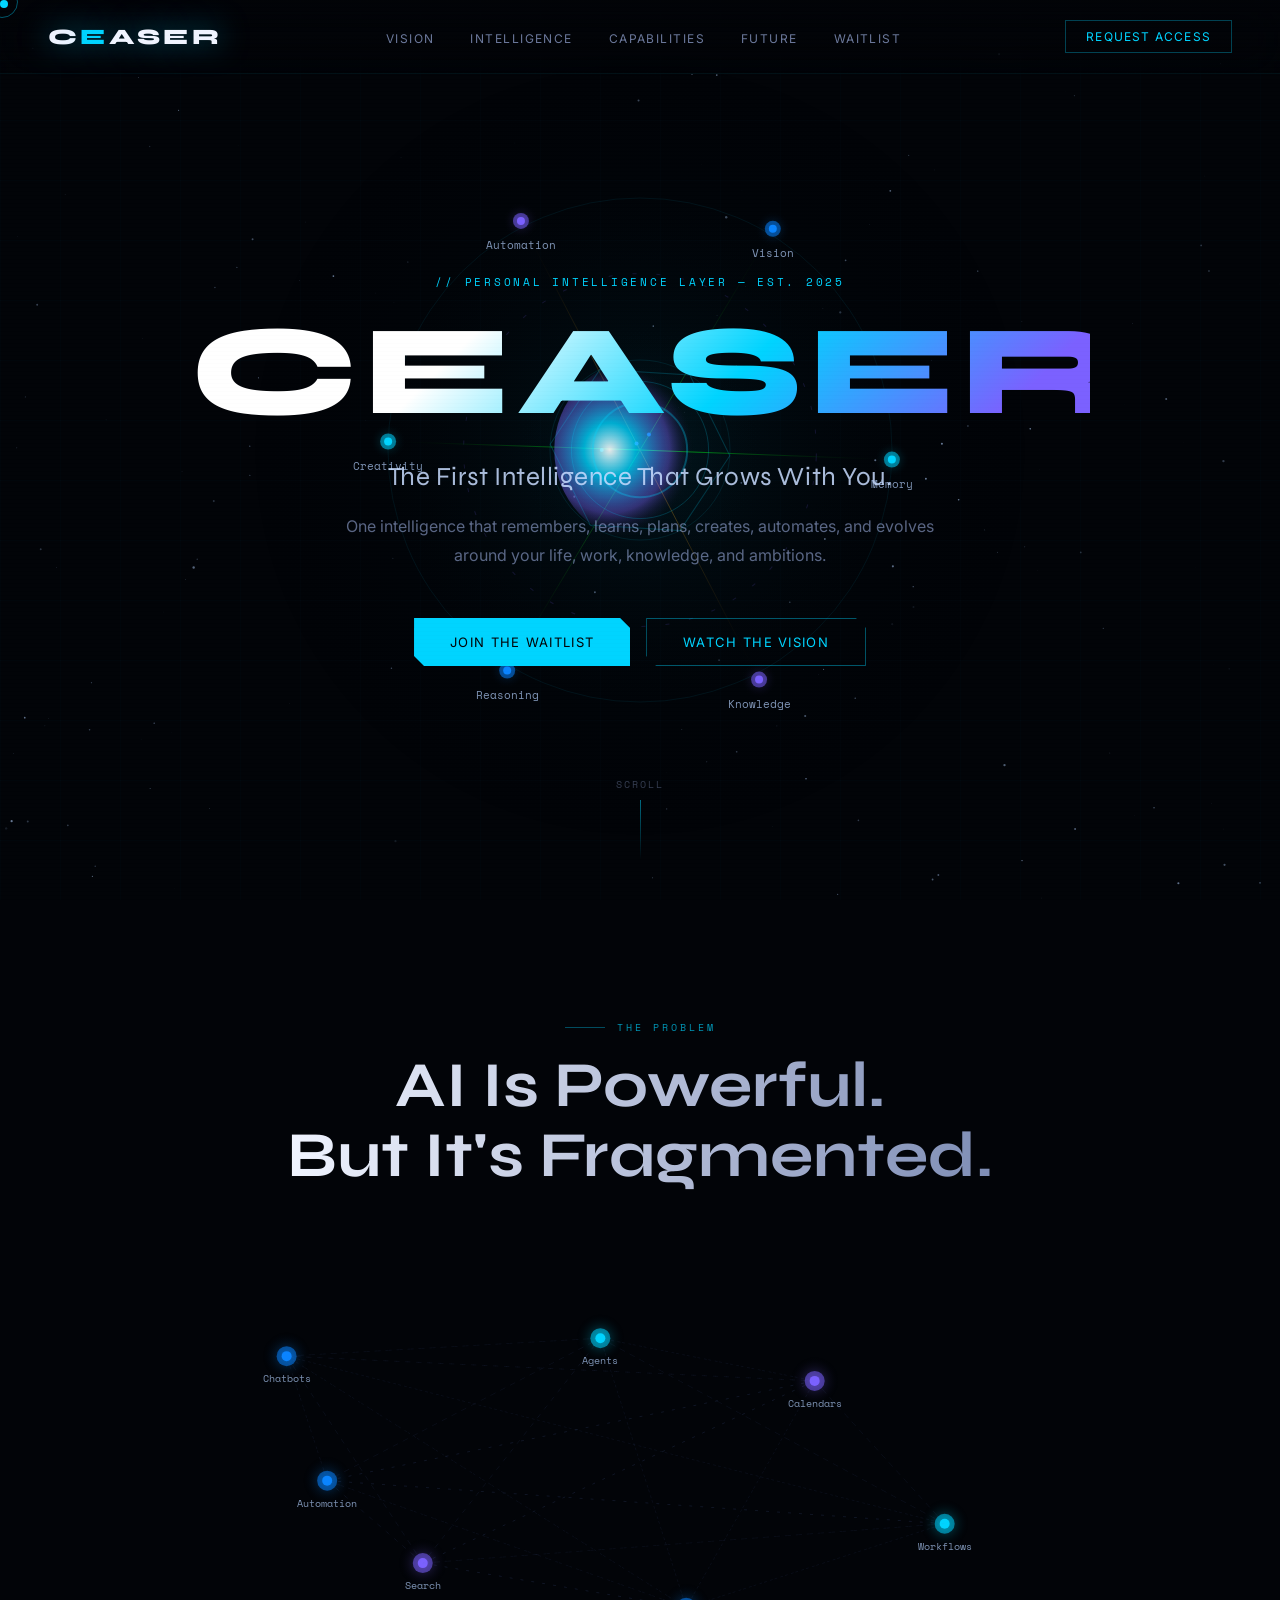
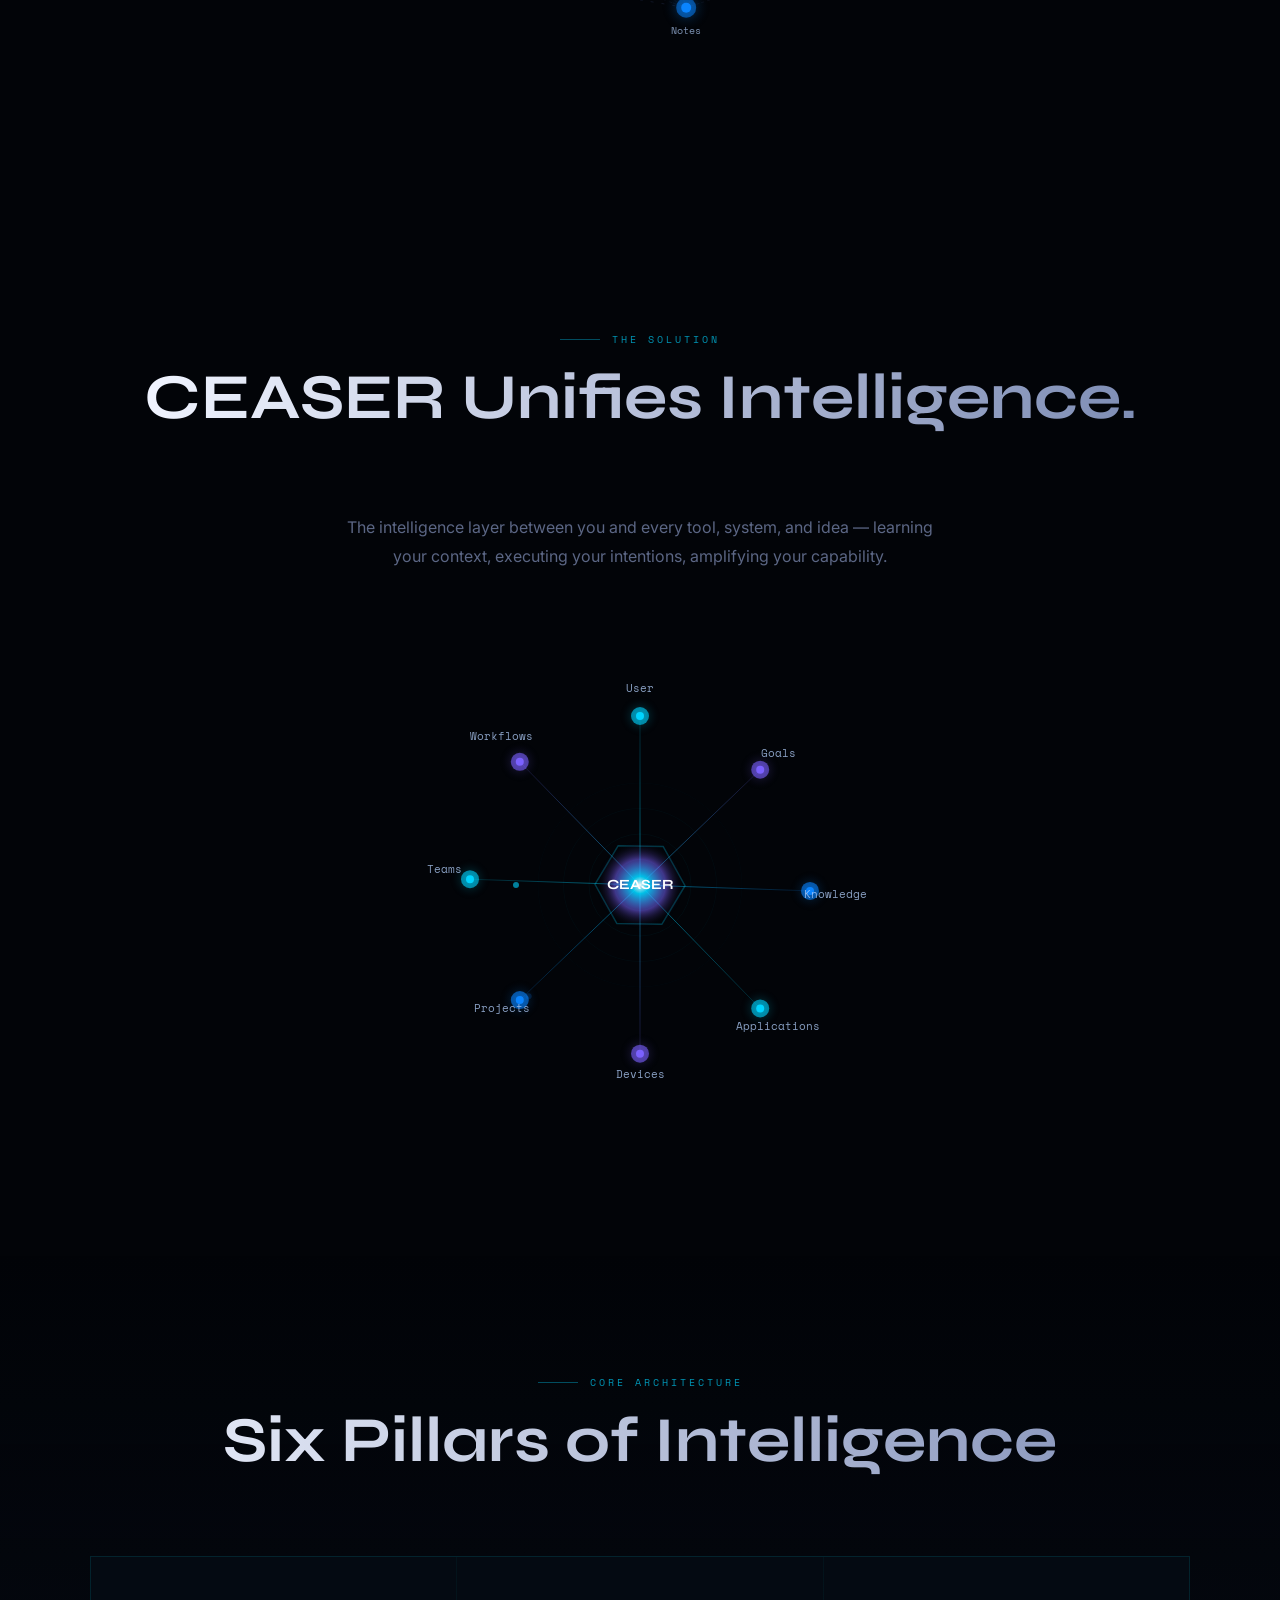
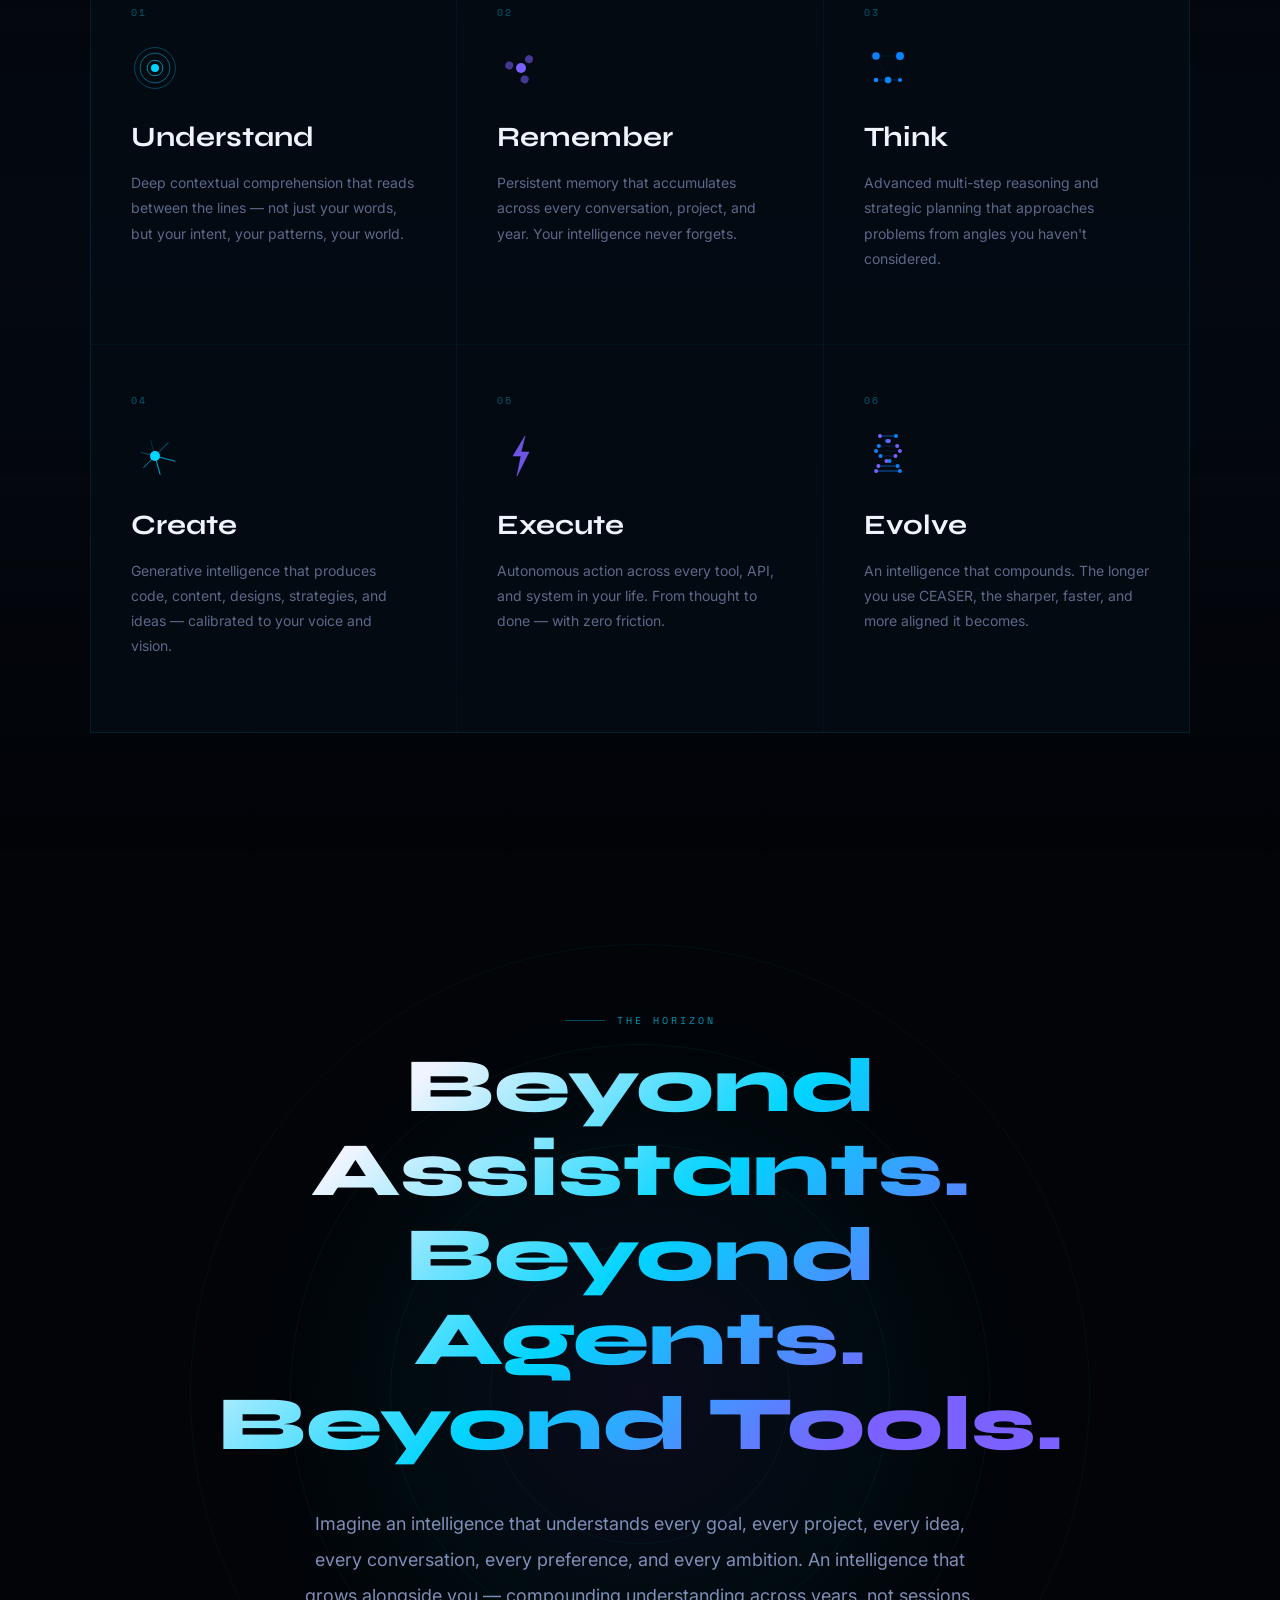
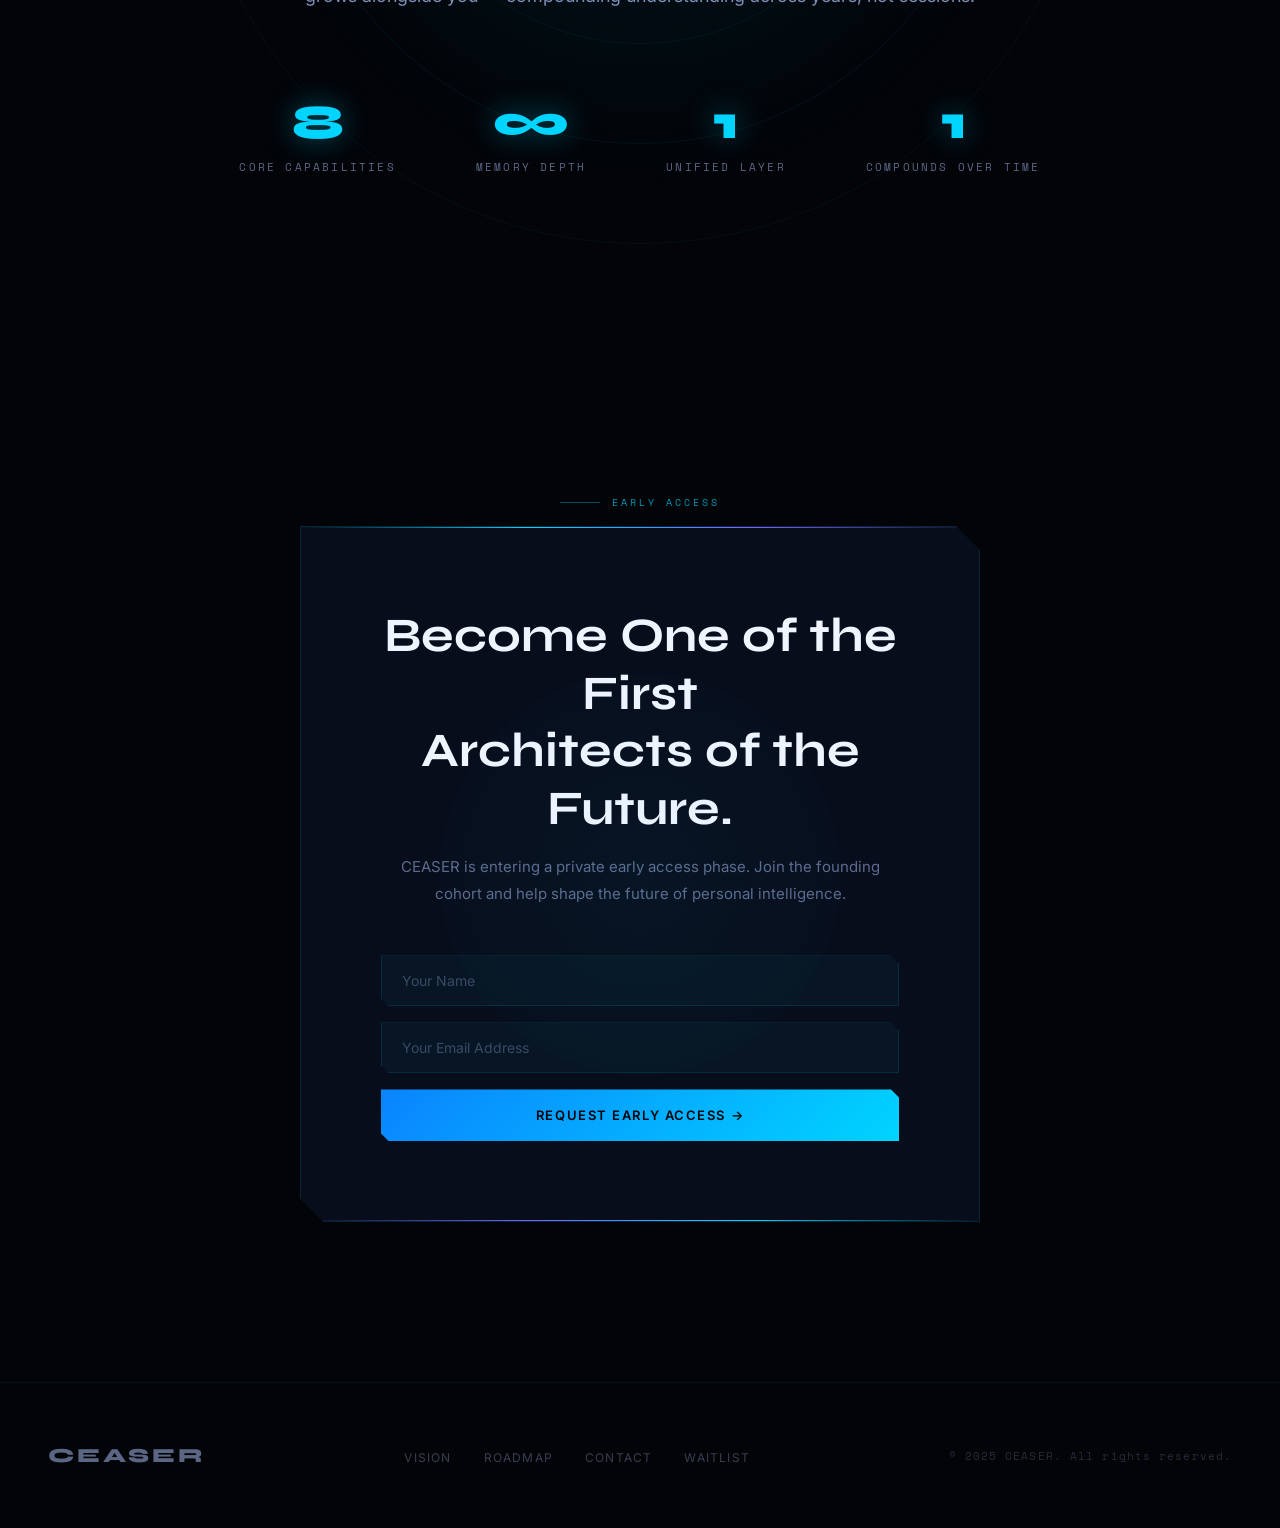
<file: ceaserwebsite.html>
<!DOCTYPE html>
<html lang="en">
<head>
<meta charset="UTF-8">
<meta name="viewport" content="width=device-width, initial-scale=1.0">
<title> CEASER — The Personal Intelligence Layer </title>
<link rel="preconnect" href="https://fonts.googleapis.com">
<link rel="preconnect" href="https://fonts.gstatic.com" crossorigin>
<link href="https://fonts.googleapis.com/css2?family=Syne:wght@400;500;600;700;800&family=Space+Mono:ital,wght@0,400;0,700;1,400&family=Inter:wght@300;400;500&display=swap" rel="stylesheet">
<style>
*,*::before,*::after{box-sizing:border-box;margin:0;padding:0}
:root{
  --black:#020408;
  --deep:#050a12;
  --navy:#080f1e;
  --blue:#0a84ff;
  --cyan:#00d4ff;
  --violet:#7b61ff;
  --white:#f0f4ff;
  --muted:rgba(180,200,255,0.5);
  --glow-blue:rgba(10,132,255,0.3);
  --glow-cyan:rgba(0,212,255,0.25);
  --glow-violet:rgba(123,97,255,0.3);
  --font-head:'Syne',sans-serif;
  --font-mono:'Space Mono',monospace;
  --font-body:'Inter',sans-serif;
}
html{scroll-behavior:smooth;overflow-x:hidden}
body{
  background:var(--black);
  color:var(--white);
  font-family:var(--font-body);
  overflow-x:hidden;
  cursor:none;
}

/* CUSTOM CURSOR */
#cursor{
  position:fixed;width:8px;height:8px;border-radius:50%;
  background:var(--cyan);pointer-events:none;z-index:9999;
  mix-blend-mode:screen;transition:transform 0.1s;
}
#cursor-ring{
  position:fixed;width:32px;height:32px;border-radius:50%;
  border:1px solid rgba(0,212,255,0.4);pointer-events:none;z-index:9998;
  transition:all 0.15s ease;
}

/* STAR FIELD */
#starfield{position:fixed;top:0;left:0;width:100%;height:100%;pointer-events:none;z-index:0;opacity:0.6}

/* NAV */
nav{
  position:fixed;top:0;left:0;right:0;z-index:100;
  padding:20px 48px;display:flex;align-items:center;justify-content:space-between;
  border-bottom:1px solid rgba(0,212,255,0.06);
  background:linear-gradient(to bottom,rgba(2,4,8,0.9),transparent);
  backdrop-filter:blur(20px);
}
.nav-logo{
  font-family:var(--font-head);font-size:22px;font-weight:800;
  letter-spacing:0.15em;color:var(--white);
  text-shadow:0 0 30px rgba(0,212,255,0.5);
}
.nav-logo span{color:var(--cyan)}
.nav-links{display:flex;gap:36px;list-style:none}
.nav-links a{
  font-size:12px;letter-spacing:0.12em;text-transform:uppercase;
  color:rgba(180,200,255,0.6);text-decoration:none;
  transition:color 0.2s;font-family:var(--font-body);font-weight:400;
}
.nav-links a:hover{color:var(--cyan)}
.nav-links a.active{color:var(--cyan);text-shadow:0 0 12px rgba(0,212,255,0.5)}
.nav-cta{
  font-size:12px;letter-spacing:0.1em;text-transform:uppercase;
  color:var(--cyan);text-decoration:none;font-family:var(--font-body);
  border:1px solid rgba(0,212,255,0.3);padding:8px 20px;
  transition:all 0.2s;cursor:pointer;
}
.nav-cta:hover{background:rgba(0,212,255,0.1);border-color:var(--cyan)}

/* SECTIONS */
section{position:relative;z-index:1}

/* ===== HERO ===== */
#hero{
  min-height:100vh;display:flex;flex-direction:column;
  align-items:center;justify-content:center;
  padding:120px 48px 80px;overflow:hidden;
}
#hero-canvas{
  position:absolute;top:0;left:0;width:100%;height:100%;pointer-events:none;z-index:0;
}
.hero-content{position:relative;z-index:2;text-align:center;max-width:900px}
.hero-eyebrow{
  font-family:var(--font-mono);font-size:11px;letter-spacing:0.25em;
  color:var(--cyan);text-transform:uppercase;margin-bottom:24px;opacity:0;
  animation:fadeSlideUp 1s ease 0.5s forwards;
}
.hero-title{
  font-family:var(--font-head);font-size:clamp(72px,10vw,140px);
  font-weight:800;letter-spacing:0.05em;line-height:0.9;
  background:linear-gradient(135deg,#fff 30%,var(--cyan) 60%,var(--violet) 90%);
  -webkit-background-clip:text;-webkit-text-fill-color:transparent;background-clip:text;
  margin-bottom:32px;opacity:0;animation:fadeSlideUp 1s ease 0.7s forwards;
}
.hero-sub{
  font-family:var(--font-head);font-size:clamp(18px,2.5vw,26px);font-weight:400;
  color:rgba(200,220,255,0.85);letter-spacing:0.02em;margin-bottom:20px;
  opacity:0;animation:fadeSlideUp 1s ease 0.9s forwards;
}
.hero-body{
  font-size:16px;line-height:1.8;color:var(--muted);max-width:600px;
  margin:0 auto 48px;opacity:0;animation:fadeSlideUp 1s ease 1.1s forwards;
}
.hero-btns{
  display:flex;gap:16px;justify-content:center;flex-wrap:wrap;
  opacity:0;animation:fadeSlideUp 1s ease 1.3s forwards;
}
.btn-primary{
  font-family:var(--font-body);font-size:13px;letter-spacing:0.1em;
  text-transform:uppercase;color:var(--black);background:var(--cyan);
  border:none;padding:16px 36px;cursor:pointer;
  transition:all 0.3s;position:relative;overflow:hidden;
  clip-path:polygon(0 0,calc(100% - 10px) 0,100% 10px,100% 100%,10px 100%,0 calc(100% - 10px));
}
.btn-primary:hover{background:#fff;box-shadow:0 0 40px rgba(0,212,255,0.5)}
.btn-secondary{
  font-family:var(--font-body);font-size:13px;letter-spacing:0.1em;
  text-transform:uppercase;color:var(--cyan);background:transparent;
  border:1px solid rgba(0,212,255,0.4);padding:15px 36px;cursor:pointer;
  transition:all 0.3s;
  clip-path:polygon(0 0,calc(100% - 10px) 0,100% 10px,100% 100%,10px 100%,0 calc(100% - 10px));
}
.btn-secondary:hover{background:rgba(0,212,255,0.08);border-color:var(--cyan)}

/* scroll indicator */
.scroll-hint{
  position:absolute;bottom:40px;left:50%;transform:translateX(-50%);
  display:flex;flex-direction:column;align-items:center;gap:8px;
  color:rgba(180,200,255,0.3);font-family:var(--font-mono);font-size:10px;
  letter-spacing:0.2em;opacity:0;animation:fadeIn 1s ease 2s forwards;
}
.scroll-line{width:1px;height:60px;background:linear-gradient(to bottom,rgba(0,212,255,0.5),transparent);animation:scrollPulse 2s ease infinite}

/* ===== SECTION 2 — PROBLEM ===== */
#problem{
  padding:120px 48px;min-height:100vh;display:flex;
  flex-direction:column;align-items:center;justify-content:center;
}
.section-label{
  font-family:var(--font-mono);font-size:10px;letter-spacing:0.3em;
  color:var(--cyan);text-transform:uppercase;margin-bottom:16px;opacity:0.7;
  display:flex;align-items:center;gap:12px;
}
.section-label::before{content:'';width:40px;height:1px;background:var(--cyan);opacity:0.5}
.section-title{
  font-family:var(--font-head);font-size:clamp(36px,5vw,68px);font-weight:700;
  text-align:center;line-height:1.1;margin-bottom:80px;
  background:linear-gradient(to right,var(--white),rgba(180,200,255,0.7));
  -webkit-background-clip:text;-webkit-text-fill-color:transparent;background-clip:text;
}
#fragment-canvas{width:100%;max-width:900px;height:420px;position:relative}

/* ===== SECTION 3 — INTELLIGENCE LAYER ===== */
#layer{
  padding:120px 48px;min-height:100vh;display:flex;
  flex-direction:column;align-items:center;
}
#layer-canvas{width:100%;max-width:900px;height:500px}

/* ===== SECTION 4 — CAPABILITIES ===== */
#capabilities{
  padding:120px 48px;
  background:linear-gradient(to bottom,transparent,rgba(5,10,20,0.8),transparent);
}
.caps-grid{
  display:grid;grid-template-columns:repeat(3,1fr);gap:1px;
  max-width:1100px;margin:0 auto;
  background:rgba(0,212,255,0.06);
  border:1px solid rgba(0,212,255,0.08);
}
.cap-panel{
  background:rgba(5,10,18,0.95);padding:48px 40px;position:relative;
  overflow:hidden;cursor:pointer;transition:all 0.4s;
}
.cap-panel::before{
  content:'';position:absolute;top:0;left:0;right:0;height:1px;
  background:linear-gradient(to right,transparent,var(--cyan),transparent);
  opacity:0;transition:opacity 0.3s;
}
.cap-panel:hover::before{opacity:1}
.cap-panel:hover{background:rgba(0,212,255,0.05)}
.cap-num{
  font-family:var(--font-mono);font-size:10px;letter-spacing:0.2em;
  color:rgba(0,212,255,0.4);margin-bottom:24px;display:block;
}
.cap-icon{
  width:48px;height:48px;margin-bottom:24px;position:relative;
}
.cap-title{
  font-family:var(--font-head);font-size:28px;font-weight:700;
  margin-bottom:16px;color:var(--white);
}
.cap-body{font-size:14px;line-height:1.8;color:var(--muted)}
.cap-glow{
  position:absolute;bottom:-60px;right:-60px;
  width:200px;height:200px;border-radius:50%;
  opacity:0;transition:opacity 0.4s;pointer-events:none;
}
.cap-panel:hover .cap-glow{opacity:1}
.cap-panel:nth-child(1) .cap-glow{background:radial-gradient(circle,rgba(0,212,255,0.15),transparent)}
.cap-panel:nth-child(2) .cap-glow{background:radial-gradient(circle,rgba(123,97,255,0.15),transparent)}
.cap-panel:nth-child(3) .cap-glow{background:radial-gradient(circle,rgba(10,132,255,0.15),transparent)}
.cap-panel:nth-child(4) .cap-glow{background:radial-gradient(circle,rgba(0,212,255,0.15),transparent)}
.cap-panel:nth-child(5) .cap-glow{background:radial-gradient(circle,rgba(123,97,255,0.15),transparent)}
.cap-panel:nth-child(6) .cap-glow{background:radial-gradient(circle,rgba(10,132,255,0.15),transparent)}
.cap-line{
  width:0;height:1px;margin-top:24px;
  background:linear-gradient(to right,var(--cyan),var(--violet));
  transition:width 0.6s ease;
}
.cap-panel:hover .cap-line{width:60px}

/* ===== SECTION 5 — VISION ===== */
#vision{
  padding:160px 48px;text-align:center;position:relative;overflow:hidden;
}
#vision::before{
  content:'';position:absolute;top:50%;left:50%;transform:translate(-50%,-50%);
  width:800px;height:800px;border-radius:50%;
  background:radial-gradient(circle,rgba(123,97,255,0.08) 0%,rgba(0,212,255,0.04) 40%,transparent 70%);
  pointer-events:none;
}
.vision-title{
  font-family:var(--font-head);font-size:clamp(40px,6vw,80px);font-weight:800;
  line-height:1.1;margin-bottom:40px;max-width:900px;margin-inline:auto;
  background:linear-gradient(135deg,var(--white) 20%,var(--cyan) 50%,var(--violet) 80%);
  -webkit-background-clip:text;-webkit-text-fill-color:transparent;background-clip:text;
}
.vision-body{
  font-size:18px;line-height:2;color:rgba(180,200,255,0.7);
  max-width:700px;margin:0 auto 64px;
}
.vision-stat-row{
  display:flex;justify-content:center;gap:80px;flex-wrap:wrap;margin-top:80px;
}
.vision-stat{text-align:center}
.vision-stat-num{
  font-family:var(--font-head);font-size:48px;font-weight:800;
  color:var(--cyan);display:block;
  text-shadow:0 0 30px rgba(0,212,255,0.4);
}
.vision-stat-label{
  font-family:var(--font-mono);font-size:11px;letter-spacing:0.2em;
  color:var(--muted);text-transform:uppercase;margin-top:8px;display:block;
}
.vision-rings{
  position:absolute;top:50%;left:50%;transform:translate(-50%,-50%);
  pointer-events:none;z-index:0;
}
.v-ring{
  position:absolute;border-radius:50%;border:1px solid rgba(0,212,255,0.06);
  animation:ringSpin linear infinite;transform:translate(-50%,-50%);
}

/* ===== SECTION 6 — WAITLIST ===== */
#waitlist{
  padding:160px 48px;display:flex;flex-direction:column;
  align-items:center;text-align:center;
}
.waitlist-card{
  background:rgba(8,15,30,0.9);border:1px solid rgba(0,212,255,0.12);
  padding:80px 80px;max-width:680px;width:100%;position:relative;overflow:hidden;
  clip-path:polygon(0 0,calc(100% - 24px) 0,100% 24px,100% 100%,24px 100%,0 calc(100% - 24px));
}
.waitlist-card::before{
  content:'';position:absolute;top:0;left:0;right:0;height:1px;
  background:linear-gradient(to right,transparent,var(--cyan),var(--violet),transparent);
}
.waitlist-card::after{
  content:'';position:absolute;bottom:0;left:0;right:0;height:1px;
  background:linear-gradient(to right,transparent,var(--violet),var(--cyan),transparent);
}
.waitlist-title{
  font-family:var(--font-head);font-size:clamp(28px,4vw,48px);font-weight:700;
  margin-bottom:16px;color:var(--white);line-height:1.2;
}
.waitlist-sub{font-size:15px;color:var(--muted);margin-bottom:48px;line-height:1.8}
.waitlist-form{display:flex;flex-direction:column;gap:16px;width:100%}
.form-input{
  background:rgba(0,212,255,0.04);border:1px solid rgba(0,212,255,0.12);
  color:var(--white);padding:16px 20px;font-size:14px;font-family:var(--font-body);
  outline:none;transition:border-color 0.2s;width:100%;
  clip-path:polygon(0 0,calc(100% - 8px) 0,100% 8px,100% 100%,8px 100%,0 calc(100% - 8px));
}
.form-input::placeholder{color:rgba(180,200,255,0.3)}
.form-input:focus{border-color:rgba(0,212,255,0.4)}
.form-submit{
  background:linear-gradient(135deg,var(--blue),var(--cyan));
  border:none;color:var(--black);padding:18px;font-size:13px;
  font-family:var(--font-body);letter-spacing:0.12em;text-transform:uppercase;
  font-weight:600;cursor:pointer;transition:all 0.3s;position:relative;overflow:hidden;
  clip-path:polygon(0 0,calc(100% - 8px) 0,100% 8px,100% 100%,8px 100%,0 calc(100% - 8px));
}
.form-submit:hover{opacity:0.85;box-shadow:0 0 50px rgba(0,212,255,0.3)}
.success-state{display:none;flex-direction:column;align-items:center;gap:16px}
.success-icon{
  width:64px;height:64px;border-radius:50%;
  border:1px solid rgba(0,212,255,0.4);display:flex;align-items:center;justify-content:center;
  animation:successPulse 1s ease forwards;
}
.success-text{
  font-family:var(--font-head);font-size:22px;font-weight:600;color:var(--cyan);
}
.success-sub{font-size:14px;color:var(--muted)}
.waitlist-glow{
  position:absolute;top:50%;left:50%;transform:translate(-50%,-50%);
  width:400px;height:400px;border-radius:50%;
  background:radial-gradient(circle,rgba(0,212,255,0.04),transparent);
  pointer-events:none;
}

/* ===== FOOTER ===== */
footer{
  padding:60px 48px;border-top:1px solid rgba(0,212,255,0.06);
  display:flex;align-items:center;justify-content:space-between;flex-wrap:wrap;gap:24px;
}
.footer-logo{
  font-family:var(--font-head);font-size:20px;font-weight:800;letter-spacing:0.15em;
  color:rgba(180,200,255,0.5);
}
.footer-links{display:flex;gap:32px;list-style:none}
.footer-links a{
  font-size:12px;letter-spacing:0.1em;text-transform:uppercase;
  color:rgba(180,200,255,0.3);text-decoration:none;transition:color 0.2s;
  font-family:var(--font-body);
}
.footer-links a:hover{color:var(--cyan)}
.footer-copy{
  font-family:var(--font-mono);font-size:11px;color:rgba(180,200,255,0.2);
  letter-spacing:0.1em;
}

/* ===== GRID BG ===== */
.grid-bg{
  position:absolute;top:0;left:0;right:0;bottom:0;pointer-events:none;
  background-image:
    linear-gradient(rgba(0,212,255,0.03) 1px,transparent 1px),
    linear-gradient(90deg,rgba(0,212,255,0.03) 1px,transparent 1px);
  background-size:60px 60px;opacity:0.5;
}

/* ===== ANIMATIONS ===== */
@keyframes fadeSlideUp{
  from{opacity:0;transform:translateY(30px)}
  to{opacity:1;transform:translateY(0)}
}
@keyframes fadeIn{
  from{opacity:0}to{opacity:1}
}
@keyframes scrollPulse{
  0%{opacity:1;transform:scaleY(1);transform-origin:top}
  50%{opacity:0.5}
  100%{opacity:0;transform:scaleY(0.3);transform-origin:bottom}
}
@keyframes ringSpin{
  from{transform:translate(-50%,-50%) rotate(0deg)}
  to{transform:translate(-50%,-50%) rotate(360deg)}
}
@keyframes successPulse{
  0%{transform:scale(0.5);opacity:0}
  60%{transform:scale(1.1)}
  100%{transform:scale(1);opacity:1}
}
@keyframes nodeFloat{
  0%,100%{transform:translateY(0)}
  50%{transform:translateY(-8px)}
}
@keyframes dataPulse{
  0%{opacity:0.2}50%{opacity:1}100%{opacity:0.2}
}

/* SCROLL REVEAL */
.reveal{opacity:0;transform:translateY(40px);transition:opacity 0.8s ease,transform 0.8s ease}
.reveal.visible{opacity:1;transform:translateY(0)}

/* SCANLINE */
.scanline{
  position:fixed;top:0;left:0;right:0;bottom:0;
  pointer-events:none;z-index:200;
  background:repeating-linear-gradient(
    to bottom,
    transparent 0px,
    transparent 3px,
    rgba(0,0,0,0.03) 3px,
    rgba(0,0,0,0.03) 4px
  );
  opacity:0.3;
}

@media(max-width:768px){
  nav{padding:16px 24px}
  .nav-links{display:none}
  #hero{padding:100px 24px 60px}
  #problem,#layer,#capabilities,#vision,#waitlist{padding:80px 24px}
  .caps-grid{grid-template-columns:1fr}
  .waitlist-card{padding:48px 32px}
  .vision-stat-row{gap:40px}
  footer{padding:40px 24px;flex-direction:column;text-align:center}
}
</style>
</head>
<body>

<div class="scanline"></div>
<div id="cursor"></div>
<div id="cursor-ring"></div>
<canvas id="starfield"></canvas>

<nav>
  <div class="nav-logo" onclick="scrollToSection('hero')" style="cursor:pointer">C<span>E</span>ASER</div>
  <ul class="nav-links">
    <li><a href="#problem"   onclick="scrollToSection('problem');return false;">Vision</a></li>
    <li><a href="#layer"     onclick="scrollToSection('layer');return false;">Intelligence</a></li>
    <li><a href="#capabilities" onclick="scrollToSection('capabilities');return false;">Capabilities</a></li>
    <li><a href="#vision"    onclick="scrollToSection('vision');return false;">Future</a></li>
    <li><a href="#waitlist"  onclick="scrollToSection('waitlist');return false;">Waitlist</a></li>
  </ul>
  <a href="#waitlist" class="nav-cta" onclick="scrollToSection('waitlist');return false;">Request Access</a>
</nav>

<!-- HERO -->
<section id="hero">
  <div class="grid-bg"></div>
  <canvas id="hero-canvas"></canvas>
  <div class="hero-content">
    <p class="hero-eyebrow">// Personal Intelligence Layer — Est. 2025</p>
    <h1 class="hero-title">CEASER</h1>
    <h2 class="hero-sub">The First Intelligence That Grows With You.</h2>
    <p class="hero-body">One intelligence that remembers, learns, plans, creates, automates, and evolves around your life, work, knowledge, and ambitions.</p>
    <div class="hero-btns">
      <button class="btn-primary" onclick="scrollToSection('waitlist')">Join the Waitlist</button>
      <button class="btn-secondary" onclick="scrollToSection('vision')">Watch the Vision</button>
    </div>
  </div>
  <div class="scroll-hint">
    <span>SCROLL</span>
    <div class="scroll-line"></div>
  </div>
</section>

<!-- PROBLEM -->
<section id="problem">
  <div class="section-label">The Problem</div>
  <h2 class="section-title reveal">AI Is Powerful.<br>But It's Fragmented.</h2>
  <canvas id="fragment-canvas" class="reveal"></canvas>
</section>

<!-- INTELLIGENCE LAYER -->
<section id="layer">
  <div class="section-label">The Solution</div>
  <h2 class="section-title reveal">CEASER Unifies Intelligence.</h2>
  <p style="color:var(--muted);font-size:16px;text-align:center;max-width:600px;margin-bottom:64px;line-height:1.8" class="reveal">
    The intelligence layer between you and every tool, system, and idea — learning your context, executing your intentions, amplifying your capability.
  </p>
  <canvas id="layer-canvas" class="reveal"></canvas>
</section>

<!-- CAPABILITIES -->
<section id="capabilities">
  <div style="text-align:center;margin-bottom:80px">
    <div class="section-label" style="justify-content:center">Core Architecture</div>
    <h2 class="section-title reveal" style="margin-bottom:0">Six Pillars of Intelligence</h2>
  </div>
  <div class="caps-grid">
    <div class="cap-panel reveal">
      <span class="cap-num">01</span>
      <canvas class="cap-icon" data-cap="understand"></canvas>
      <h3 class="cap-title">Understand</h3>
      <p class="cap-body">Deep contextual comprehension that reads between the lines — not just your words, but your intent, your patterns, your world.</p>
      <div class="cap-line"></div>
      <div class="cap-glow"></div>
    </div>
    <div class="cap-panel reveal">
      <span class="cap-num">02</span>
      <canvas class="cap-icon" data-cap="remember"></canvas>
      <h3 class="cap-title">Remember</h3>
      <p class="cap-body">Persistent memory that accumulates across every conversation, project, and year. Your intelligence never forgets.</p>
      <div class="cap-line"></div>
      <div class="cap-glow"></div>
    </div>
    <div class="cap-panel reveal">
      <span class="cap-num">03</span>
      <canvas class="cap-icon" data-cap="think"></canvas>
      <h3 class="cap-title">Think</h3>
      <p class="cap-body">Advanced multi-step reasoning and strategic planning that approaches problems from angles you haven't considered.</p>
      <div class="cap-line"></div>
      <div class="cap-glow"></div>
    </div>
    <div class="cap-panel reveal">
      <span class="cap-num">04</span>
      <canvas class="cap-icon" data-cap="create"></canvas>
      <h3 class="cap-title">Create</h3>
      <p class="cap-body">Generative intelligence that produces code, content, designs, strategies, and ideas — calibrated to your voice and vision.</p>
      <div class="cap-line"></div>
      <div class="cap-glow"></div>
    </div>
    <div class="cap-panel reveal">
      <span class="cap-num">05</span>
      <canvas class="cap-icon" data-cap="execute"></canvas>
      <h3 class="cap-title">Execute</h3>
      <p class="cap-body">Autonomous action across every tool, API, and system in your life. From thought to done — with zero friction.</p>
      <div class="cap-line"></div>
      <div class="cap-glow"></div>
    </div>
    <div class="cap-panel reveal">
      <span class="cap-num">06</span>
      <canvas class="cap-icon" data-cap="evolve"></canvas>
      <h3 class="cap-title">Evolve</h3>
      <p class="cap-body">An intelligence that compounds. The longer you use CEASER, the sharper, faster, and more aligned it becomes.</p>
      <div class="cap-line"></div>
      <div class="cap-glow"></div>
    </div>
  </div>
</section>

<!-- VISION -->
<section id="vision">
  <div class="vision-rings">
    <div class="v-ring" style="width:300px;height:300px;animation-duration:30s"></div>
    <div class="v-ring" style="width:500px;height:500px;animation-duration:50s;animation-direction:reverse"></div>
    <div class="v-ring" style="width:700px;height:700px;animation-duration:70s"></div>
    <div class="v-ring" style="width:900px;height:900px;animation-duration:90s;animation-direction:reverse"></div>
  </div>
  <div style="position:relative;z-index:1">
    <div class="section-label" style="justify-content:center">The Horizon</div>
    <h2 class="vision-title reveal">Beyond Assistants.<br>Beyond Agents.<br>Beyond Tools.</h2>
    <p class="vision-body reveal">
      Imagine an intelligence that understands every goal, every project, every idea, every conversation, every preference, and every ambition. An intelligence that grows alongside you — compounding understanding across years, not sessions.
    </p>
    <div class="vision-stat-row reveal">
      <div class="vision-stat">
        <span class="vision-stat-num" data-count="8">0</span>
        <span class="vision-stat-label">Core Capabilities</span>
      </div>
      <div class="vision-stat">
        <span class="vision-stat-num" data-count="∞">∞</span>
        <span class="vision-stat-label">Memory Depth</span>
      </div>
      <div class="vision-stat">
        <span class="vision-stat-num" data-count="1">0</span>
        <span class="vision-stat-label">Unified Layer</span>
      </div>
      <div class="vision-stat">
        <span class="vision-stat-num" data-count="0">→∞</span>
        <span class="vision-stat-label">Compounds Over Time</span>
      </div>
    </div>
  </div>
</section>

<!-- WAITLIST -->
<section id="waitlist">
  <div class="section-label">Early Access</div>
  <div class="waitlist-card reveal">
    <div class="waitlist-glow"></div>
    <h2 class="waitlist-title">Become One of the First<br>Architects of the Future.</h2>
    <p class="waitlist-sub">CEASER is entering a private early access phase. Join the founding cohort and help shape the future of personal intelligence.</p>
    <div class="waitlist-form" id="wl-form">
      <input class="form-input" type="text" placeholder="Your Name" id="wl-name" autocomplete="name">
      <input class="form-input" type="email" placeholder="Your Email Address" id="wl-email" autocomplete="email">
      <button class="form-submit" onclick="submitWaitlist()">Request Early Access →</button>
    </div>
    <div class="success-state" id="wl-success">
      <div class="success-icon">
        <svg width="24" height="24" viewBox="0 0 24 24" fill="none">
          <path d="M5 12l5 5L19 7" stroke="var(--cyan)" stroke-width="2" stroke-linecap="round" stroke-linejoin="round"/>
        </svg>
      </div>
      <div class="success-text">Access Requested.</div>
      <div class="success-sub">You're on the founding list. We'll reach out when your access is ready.</div>
    </div>
  </div>
</section>

<footer>
  <div class="footer-logo">CEASER</div>
  <ul class="footer-links">
    <li><a href="#problem"      onclick="scrollToSection('problem');return false;">Vision</a></li>
    <li><a href="#vision"       onclick="scrollToSection('vision');return false;">Roadmap</a></li>
    <li><a href="mailto:contact@ceaser.ai">Contact</a></li>
    <li><a href="#waitlist"     onclick="scrollToSection('waitlist');return false;">Waitlist</a></li>
  </ul>
  <div class="footer-copy">© 2025 CEASER. All rights reserved.</div>
</footer>

<script>
// ==================== CURSOR ====================
const cursor = document.getElementById('cursor');
const cursorRing = document.getElementById('cursor-ring');
let mx=0,my=0,rx=0,ry=0;
document.addEventListener('mousemove',e=>{
  mx=e.clientX;my=e.clientY;
  cursor.style.left=(mx-4)+'px';cursor.style.top=(my-4)+'px';
});
function updateRing(){
  rx+=(mx-rx-16)*0.1;ry+=(my-ry-16)*0.1;
  cursorRing.style.left=rx+'px';cursorRing.style.top=ry+'px';
  requestAnimationFrame(updateRing);
}updateRing();
document.querySelectorAll('a,button,.cap-panel').forEach(el=>{
  el.addEventListener('mouseenter',()=>{
    cursor.style.transform='scale(2)';
    cursorRing.style.transform='scale(1.5)';
    cursorRing.style.borderColor='rgba(0,212,255,0.7)';
  });
  el.addEventListener('mouseleave',()=>{
    cursor.style.transform='scale(1)';
    cursorRing.style.transform='scale(1)';
    cursorRing.style.borderColor='rgba(0,212,255,0.4)';
  });
});

// ==================== STAR FIELD ====================
(function(){
  const c=document.getElementById('starfield');
  const ctx=c.getContext('2d');
  function resize(){c.width=window.innerWidth;c.height=window.innerHeight}
  resize();window.addEventListener('resize',resize);
  const stars=Array.from({length:200},()=>({
    x:Math.random(),y:Math.random(),
    r:Math.random()*1.2,
    a:Math.random(),da:(Math.random()-0.5)*0.002
  }));
  function draw(){
    ctx.clearRect(0,0,c.width,c.height);
    stars.forEach(s=>{
      s.a+=s.da;if(s.a<0.1||s.a>0.9)s.da*=-1;
      ctx.beginPath();
      ctx.arc(s.x*c.width,s.y*c.height,s.r,0,Math.PI*2);
      ctx.fillStyle=`rgba(180,210,255,${s.a})`;ctx.fill();
    });
    requestAnimationFrame(draw);
  }draw();
})();

// ==================== HERO CANVAS ====================
(function(){
  const c=document.getElementById('hero-canvas');
  const ctx=c.getContext('2d');
  let W,H,mx=0,my=0,time=0;
  function resize(){W=c.width=c.offsetWidth;H=c.height=c.offsetHeight}
  resize();window.addEventListener('resize',resize);
  c.parentElement.addEventListener('mousemove',e=>{
    const r=c.getBoundingClientRect();
    mx=(e.clientX-r.left)/W-0.5;my=(e.clientY-r.top)/H-0.5;
  });

  const nodes=[
    {label:'Memory',angle:0,color:'#00d4ff'},
    {label:'Knowledge',angle:Math.PI/3,color:'#7b61ff'},
    {label:'Reasoning',angle:2*Math.PI/3,color:'#0a84ff'},
    {label:'Creativity',angle:Math.PI,color:'#00d4ff'},
    {label:'Automation',angle:4*Math.PI/3,color:'#7b61ff'},
    {label:'Vision',angle:5*Math.PI/3,color:'#0a84ff'},
  ];

  const particles=[];
  function spawnParticle(sx,sy,ex,ey,color){
    particles.push({sx,sy,ex,ey,color,t:0,speed:0.004+Math.random()*0.006});
  }

  let frame=0;
  function draw(){
    ctx.clearRect(0,0,W,H);
    time+=0.01;
    const cx=W/2+mx*60,cy=H/2+my*40;
    const orbitR=Math.min(W,H)*0.28;
    const coreR=Math.min(W,H)*0.1;

    // Outer glow rings
    for(let i=3;i>0;i--){
      const grad=ctx.createRadialGradient(cx,cy,0,cx,cy,coreR*i*1.5);
      grad.addColorStop(0,'rgba(0,212,255,0.04)');
      grad.addColorStop(1,'transparent');
      ctx.beginPath();ctx.arc(cx,cy,coreR*i*1.5,0,Math.PI*2);
      ctx.fillStyle=grad;ctx.fill();
    }

    // Orbit ring
    ctx.beginPath();ctx.arc(cx,cy,orbitR,0,Math.PI*2);
    ctx.strokeStyle='rgba(0,212,255,0.07)';ctx.lineWidth=1;ctx.stroke();

    // Rotating dashed orbit
    ctx.save();ctx.translate(cx,cy);ctx.rotate(time*0.2);
    ctx.beginPath();ctx.arc(0,0,orbitR*0.7,0,Math.PI*2);
    ctx.setLineDash([4,20]);ctx.strokeStyle='rgba(123,97,255,0.15)';ctx.lineWidth=1;ctx.stroke();
    ctx.setLineDash([]);ctx.restore();

    // Nodes & connections
    nodes.forEach((n,i)=>{
      const theta=n.angle+time*0.15;
      const float=Math.sin(time+i)*8;
      const nx=cx+Math.cos(theta)*orbitR;
      const ny=cy+Math.sin(theta)*orbitR+float;
      n.nx=nx;n.ny=ny;

      // Connection line
      const grad2=ctx.createLinearGradient(cx,cy,nx,ny);
      grad2.addColorStop(0,n.color.replace('ff','22'));
      grad2.addColorStop(1,'transparent');
      ctx.beginPath();ctx.moveTo(cx,cy);ctx.lineTo(nx,ny);
      ctx.strokeStyle=grad2;ctx.lineWidth=1;ctx.stroke();

      // Node circle
      const ng=ctx.createRadialGradient(nx,ny,0,nx,ny,18);
      ng.addColorStop(0,n.color+'44');
      ng.addColorStop(1,'transparent');
      ctx.beginPath();ctx.arc(nx,ny,18,0,Math.PI*2);
      ctx.fillStyle=ng;ctx.fill();
      ctx.beginPath();ctx.arc(nx,ny,8,0,Math.PI*2);
      ctx.fillStyle=n.color+'88';ctx.fill();
      ctx.beginPath();ctx.arc(nx,ny,4,0,Math.PI*2);
      ctx.fillStyle=n.color;ctx.fill();

      // Label
      ctx.font='11px "Space Mono",monospace';
      ctx.fillStyle='rgba(180,210,255,0.7)';
      ctx.textAlign='center';
      ctx.fillText(n.label,nx,ny+28);
    });

    // Spawn particles along connections
    if(frame%8===0){
      const i=Math.floor(Math.random()*nodes.length);
      const n=nodes[i];
      if(n.nx) spawnParticle(cx,cy,n.nx,n.ny,n.color);
    }

    // Draw & update particles
    particles.forEach((p,idx)=>{
      p.t+=p.speed;
      const px=p.sx+(p.ex-p.sx)*p.t;
      const py=p.sy+(p.ey-p.sy)*p.t;
      ctx.beginPath();ctx.arc(px,py,2,0,Math.PI*2);
      ctx.fillStyle=p.color;ctx.globalAlpha=1-p.t;ctx.fill();
      ctx.globalAlpha=1;
    });
    for(let i=particles.length-1;i>=0;i--)if(particles[i].t>=1)particles.splice(i,1);

    // Core
    const pulse=0.92+Math.sin(time*2)*0.08;
    const cg=ctx.createRadialGradient(cx,cy,0,cx,cy,coreR);
    cg.addColorStop(0,'rgba(255,255,255,0.9)');
    cg.addColorStop(0.3,'rgba(0,212,255,0.8)');
    cg.addColorStop(0.7,'rgba(123,97,255,0.4)');
    cg.addColorStop(1,'transparent');
    ctx.save();ctx.scale(pulse,pulse/pulse);
    ctx.beginPath();ctx.arc(cx/pulse,cy,coreR,0,Math.PI*2);
    ctx.fillStyle=cg;ctx.fill();ctx.restore();

    // Core inner rings
    for(let i=1;i<=3;i++){
      ctx.beginPath();
      ctx.arc(cx,cy,coreR*(0.3+i*0.25)*pulse,0,Math.PI*2);
      ctx.strokeStyle=`rgba(0,212,255,${0.4-i*0.1})`;
      ctx.lineWidth=i===1?2:1;ctx.stroke();
    }

    // Rotating hex outline
    ctx.save();ctx.translate(cx,cy);ctx.rotate(time*0.3);
    ctx.beginPath();
    for(let i=0;i<6;i++){
      const a=i*Math.PI/3;
      i===0?ctx.moveTo(Math.cos(a)*coreR,Math.sin(a)*coreR)
           :ctx.lineTo(Math.cos(a)*coreR,Math.sin(a)*coreR);
    }
    ctx.closePath();
    ctx.strokeStyle='rgba(0,212,255,0.2)';ctx.lineWidth=1;ctx.stroke();
    ctx.restore();

    frame++;requestAnimationFrame(draw);
  }draw();
})();

// ==================== FRAGMENT CANVAS ====================
(function(){
  const c=document.getElementById('fragment-canvas');
  const ctx=c.getContext('2d');
  let W,H,unified=false,progress=0,time=0;
  function resize(){W=c.width=c.offsetWidth;H=c.height=c.offsetHeight}
  resize();window.addEventListener('resize',resize);

  const tools=[
    {label:'Chatbots',color:'#0a84ff'},
    {label:'Search',color:'#7b61ff'},
    {label:'Agents',color:'#00d4ff'},
    {label:'Notes',color:'#0a84ff'},
    {label:'Calendars',color:'#7b61ff'},
    {label:'Workflows',color:'#00d4ff'},
    {label:'Automation',color:'#0a84ff'},
  ];

  // Scattered positions
  const scattered=[
    {x:0.1,y:0.2},{x:0.25,y:0.7},{x:0.45,y:0.15},
    {x:0.55,y:0.8},{x:0.7,y:0.25},{x:0.85,y:0.6},{x:0.15,y:0.5},
  ];
  // Converged (ring)
  const converged=tools.map((_,i)=>({
    x:0.5+0.28*Math.cos(i*Math.PI*2/tools.length-Math.PI/2),
    y:0.5+0.28*Math.sin(i*Math.PI*2/tools.length-Math.PI/2)
  }));

  let obs=null;
  if(window.IntersectionObserver){
    obs=new IntersectionObserver(entries=>{
      entries.forEach(e=>{if(e.isIntersecting){unified=true;obs.disconnect()}});
    },{threshold:0.4});
    obs.observe(c);
  }

  function lerp(a,b,t){return a+(b-a)*t}
  function easeInOut(t){return t<0.5?2*t*t:1-Math.pow(-2*t+2,2)/2}

  function draw(){
    ctx.clearRect(0,0,W,H);
    time+=0.01;
    if(unified&&progress<1)progress=Math.min(1,progress+0.008);

    const ep=easeInOut(progress);

    tools.forEach((tool,i)=>{
      const sx=scattered[i].x,sy=scattered[i].y;
      const tx=converged[i].x,ty=converged[i].y;
      const nx=(lerp(sx,tx,ep)*W),ny=(lerp(sy,ty,ep)*H);

      // Chaos lines (fragmented)
      if(progress<0.8){
        const opacity=(1-progress/0.8)*0.2;
        tools.forEach((_,j)=>{
          if(j===i)return;
          const jx=lerp(scattered[j].x,converged[j].x,ep)*W;
          const jy=lerp(scattered[j].y,converged[j].y,ep)*H;
          ctx.beginPath();ctx.moveTo(nx,ny);ctx.lineTo(jx,jy);
          ctx.strokeStyle=`rgba(100,120,180,${opacity})`;
          ctx.lineWidth=0.5;ctx.setLineDash([3,8]);ctx.stroke();ctx.setLineDash([]);
        });
      }

      // Node
      const glow=ctx.createRadialGradient(nx,ny,0,nx,ny,24);
      glow.addColorStop(0,tool.color+'66');glow.addColorStop(1,'transparent');
      ctx.beginPath();ctx.arc(nx,ny,24,0,Math.PI*2);ctx.fillStyle=glow;ctx.fill();
      ctx.beginPath();ctx.arc(nx,ny,10,0,Math.PI*2);
      ctx.fillStyle=tool.color+'88';ctx.fill();
      ctx.beginPath();ctx.arc(nx,ny,5,0,Math.PI*2);
      ctx.fillStyle=tool.color;ctx.fill();
      ctx.font='10px "Space Mono",monospace';
      ctx.fillStyle='rgba(180,210,255,0.7)';ctx.textAlign='center';
      ctx.fillText(tool.label,nx,ny+26);
    });

    // Unified center
    if(progress>0.3){
      const a=Math.min(1,(progress-0.3)/0.5);
      const cx=W/2,cy=H/2;
      const r=40*a;
      const gg=ctx.createRadialGradient(cx,cy,0,cx,cy,r);
      gg.addColorStop(0,'rgba(0,212,255,'+0.8*a+')');
      gg.addColorStop(0.4,'rgba(123,97,255,'+0.5*a+')');
      gg.addColorStop(1,'transparent');
      ctx.beginPath();ctx.arc(cx,cy,r,0,Math.PI*2);ctx.fillStyle=gg;ctx.fill();

      // Connection lines to center
      tools.forEach((_,i)=>{
        const tx=converged[i].x*W,ty=converged[i].y*H;
        const la=Math.min(1,(progress-0.5)/0.4);
        const grad=ctx.createLinearGradient(cx,cy,tx,ty);
        grad.addColorStop(0,'rgba(0,212,255,'+0.6*la+')');
        grad.addColorStop(1,'transparent');
        ctx.beginPath();ctx.moveTo(cx,cy);ctx.lineTo(tx,ty);
        ctx.strokeStyle=grad;ctx.lineWidth=1;ctx.stroke();
      });

      ctx.font='bold 12px "Syne",sans-serif';
      ctx.fillStyle=`rgba(0,212,255,${a})`;
      ctx.textAlign='center';
      ctx.fillText('CEASER',cx,cy+5);
    }

    if(progress===0){
      ctx.font='13px "Inter",sans-serif';
      ctx.fillStyle='rgba(180,200,255,0.3)';
      ctx.textAlign='center';
      ctx.fillText('Scroll to see unification',W/2,H-20);
    }

    requestAnimationFrame(draw);
  }draw();
})();

// ==================== LAYER CANVAS ====================
(function(){
  const c=document.getElementById('layer-canvas');
  const ctx=c.getContext('2d');
  let W,H,time=0;
  function resize(){W=c.width=c.offsetWidth;H=c.height=c.offsetHeight}
  resize();window.addEventListener('resize',resize);

  const connections=[
    {label:'User',color:'#00d4ff'},
    {label:'Goals',color:'#7b61ff'},
    {label:'Knowledge',color:'#0a84ff'},
    {label:'Applications',color:'#00d4ff'},
    {label:'Devices',color:'#7b61ff'},
    {label:'Projects',color:'#0a84ff'},
    {label:'Teams',color:'#00d4ff'},
    {label:'Workflows',color:'#7b61ff'},
  ];

  const packets=[];
  function spawnPacket(i){
    const a=i*Math.PI*2/connections.length-Math.PI/2;
    const r=Math.min(W,H)*0.34;
    packets.push({
      sx:W/2+Math.cos(a)*r,sy:H/2+Math.sin(a)*r,
      ex:W/2,ey:H/2,
      color:connections[i].color,t:0,
      speed:0.006+Math.random()*0.008,
      toCenter:Math.random()>0.5
    });
  }

  let frame=0;
  function draw(){
    ctx.clearRect(0,0,W,H);
    time+=0.008;
    const cx=W/2,cy=H/2;
    const R=Math.min(W,H)*0.34;

    // Data flow rings
    for(let i=1;i<=4;i++){
      ctx.beginPath();ctx.arc(cx,cy,R*0.15*i,0,Math.PI*2);
      ctx.strokeStyle=`rgba(0,212,255,${0.06-i*0.01})`;ctx.lineWidth=1;ctx.stroke();
    }

    connections.forEach((n,i)=>{
      const a=i*Math.PI*2/connections.length-Math.PI/2;
      const float=Math.sin(time+i*0.8)*6;
      const nx=cx+Math.cos(a)*R,ny=cy+Math.sin(a)*R+float;
      n.nx=nx;n.ny=ny;

      // Connector
      const mid1x=cx+(nx-cx)*0.33,mid1y=cy+(ny-cy)*0.33;
      const grad=ctx.createLinearGradient(cx,cy,nx,ny);
      grad.addColorStop(0,'rgba(0,212,255,0.5)');
      grad.addColorStop(1,n.color+'22');
      ctx.beginPath();ctx.moveTo(cx,cy);ctx.lineTo(nx,ny);
      ctx.strokeStyle=grad;ctx.lineWidth=1;ctx.stroke();

      // Node
      const ng=ctx.createRadialGradient(nx,ny,0,nx,ny,20);
      ng.addColorStop(0,n.color+'55');ng.addColorStop(1,'transparent');
      ctx.beginPath();ctx.arc(nx,ny,20,0,Math.PI*2);ctx.fillStyle=ng;ctx.fill();

      ctx.beginPath();ctx.arc(nx,ny,9,0,Math.PI*2);
      ctx.fillStyle=n.color+'99';ctx.fill();
      ctx.beginPath();ctx.arc(nx,ny,4,0,Math.PI*2);
      ctx.fillStyle=n.color;ctx.fill();

      // Label
      const lblX=cx+(nx-cx)*1.15,lblY=cy+(ny-cy)*1.15+float;
      ctx.font='11px "Space Mono",monospace';
      ctx.fillStyle='rgba(180,210,255,0.75)';
      ctx.textAlign='center';ctx.fillText(n.label,lblX,lblY);
    });

    // CEASER core
    const pulse=0.94+Math.sin(time*2.5)*0.06;
    const coreR=Math.min(W,H)*0.09;

    ctx.save();ctx.translate(cx,cy);ctx.rotate(time*0.1);
    ctx.beginPath();
    for(let i=0;i<6;i++){
      const a=i*Math.PI/3;
      i===0?ctx.moveTo(Math.cos(a)*coreR,Math.sin(a)*coreR)
           :ctx.lineTo(Math.cos(a)*coreR,Math.sin(a)*coreR);
    }
    ctx.closePath();
    ctx.strokeStyle='rgba(0,212,255,0.25)';ctx.lineWidth=1.5;ctx.stroke();
    ctx.restore();

    const cg=ctx.createRadialGradient(cx,cy,0,cx,cy,coreR*pulse);
    cg.addColorStop(0,'rgba(255,255,255,0.95)');
    cg.addColorStop(0.2,'rgba(0,212,255,0.9)');
    cg.addColorStop(0.6,'rgba(123,97,255,0.5)');
    cg.addColorStop(1,'transparent');
    ctx.beginPath();ctx.arc(cx,cy,coreR*pulse,0,Math.PI*2);
    ctx.fillStyle=cg;ctx.fill();

    ctx.font='bold 14px "Syne",sans-serif';
    ctx.fillStyle='#fff';ctx.textAlign='center';ctx.textBaseline='middle';
    ctx.fillText('CEASER',cx,cy);
    ctx.textBaseline='alphabetic';

    // Packets
    if(frame%12===0){
      const i=Math.floor(Math.random()*connections.length);
      spawnPacket(i);
    }
    packets.forEach(p=>{
      p.t+=p.speed;
      const t=p.toCenter?p.t:1-p.t;
      const px=p.sx+(p.ex-p.sx)*p.t;
      const py=p.sy+(p.ey-p.sy)*p.t;
      ctx.beginPath();ctx.arc(px,py,3,0,Math.PI*2);
      ctx.fillStyle=p.color;ctx.globalAlpha=Math.sin(p.t*Math.PI)*0.8;ctx.fill();
      ctx.globalAlpha=1;
    });
    for(let i=packets.length-1;i>=0;i--)if(packets[i].t>=1)packets.splice(i,1);

    frame++;requestAnimationFrame(draw);
  }draw();
})();

// ==================== CAP ICONS ====================
document.querySelectorAll('.cap-icon').forEach(c=>{
  const ctx=c.getContext('2d');
  const type=c.dataset.cap;
  c.width=48;c.height=48;
  let t=0;
  const colors={understand:'#00d4ff',remember:'#7b61ff',think:'#0a84ff',create:'#00d4ff',execute:'#7b61ff',evolve:'#0a84ff'};
  const col=colors[type]||'#00d4ff';

  function draw(){
    ctx.clearRect(0,0,48,48);
    t+=0.04;
    const cx=24,cy=24;

    if(type==='understand'){
      // Brain wave
      for(let i=0;i<3;i++){
        ctx.beginPath();ctx.arc(cx,cy,(8+i*7)*(0.9+Math.sin(t+i)*0.1),0,Math.PI*2);
        ctx.strokeStyle=`rgba(0,212,255,${0.6-i*0.15})`;ctx.lineWidth=1;ctx.stroke();
      }
      ctx.beginPath();ctx.arc(cx,cy,4,0,Math.PI*2);
      ctx.fillStyle=col;ctx.fill();
    } else if(type==='remember'){
      // Clock/memory rings
      ctx.save();ctx.translate(cx,cy);ctx.rotate(t*0.5);
      for(let i=0;i<3;i++){
        const a=i*Math.PI*2/3+t;
        ctx.beginPath();ctx.arc(Math.cos(a)*12,Math.sin(a)*12,4,0,Math.PI*2);
        ctx.fillStyle=col+'88';ctx.fill();
      }
      ctx.restore();
      ctx.beginPath();ctx.arc(cx,cy,5,0,Math.PI*2);
      ctx.fillStyle=col;ctx.fill();
    } else if(type==='think'){
      // Node network
      const pts=[[12,12],[36,12],[24,36],[12,36],[36,36]];
      pts.forEach((p,i)=>{pts.forEach((q,j)=>{
        if(i<j){
          ctx.beginPath();ctx.moveTo(p[0],p[1]);ctx.lineTo(q[0],q[1]);
          ctx.strokeStyle=`rgba(10,132,255,${0.15+Math.sin(t+i+j)*0.1})`;
          ctx.lineWidth=0.5;ctx.stroke();
        }
      })});
      pts.forEach((p,i)=>{
        ctx.beginPath();ctx.arc(p[0],p[1],3+Math.sin(t+i)*1,0,Math.PI*2);
        ctx.fillStyle=col;ctx.fill();
      });
    } else if(type==='create'){
      // Sparkle/star
      ctx.save();ctx.translate(cx,cy);ctx.rotate(t*0.3);
      for(let i=0;i<6;i++){
        const a=i*Math.PI/3;const r=18+Math.sin(t*2+i)*3;
        ctx.beginPath();ctx.moveTo(0,0);
        ctx.lineTo(Math.cos(a)*r,Math.sin(a)*r);
        ctx.strokeStyle=col;ctx.lineWidth=1;
        ctx.globalAlpha=0.5+Math.sin(t+i)*0.3;ctx.stroke();
      }
      ctx.globalAlpha=1;ctx.restore();
      ctx.beginPath();ctx.arc(cx,cy,5,0,Math.PI*2);
      ctx.fillStyle=col;ctx.fill();
    } else if(type==='execute'){
      // Lightning bolt
      ctx.beginPath();
      ctx.moveTo(28,4);ctx.lineTo(16,24);ctx.lineTo(24,24);ctx.lineTo(20,44);ctx.lineTo(32,20);ctx.lineTo(24,20);ctx.closePath();
      const a=Math.sin(t*3)*0.3+0.7;
      ctx.fillStyle=`rgba(123,97,255,${a})`;ctx.fill();
      ctx.strokeStyle=col;ctx.lineWidth=0.5;ctx.stroke();
    } else if(type==='evolve'){
      // DNA helix
      for(let i=0;i<8;i++){
        const y=4+i*5;const a=i*0.8+t;
        const x1=cx+Math.cos(a)*12,x2=cx+Math.cos(a+Math.PI)*12;
        ctx.beginPath();ctx.moveTo(x1,y);ctx.lineTo(x2,y);
        ctx.strokeStyle=`rgba(10,132,255,${0.4+Math.cos(a)*0.3})`;
        ctx.lineWidth=1;ctx.stroke();
        ctx.beginPath();ctx.arc(x1,y,2,0,Math.PI*2);
        ctx.fillStyle=col;ctx.fill();
        ctx.beginPath();ctx.arc(x2,y,2,0,Math.PI*2);
        ctx.fillStyle='#7b61ff';ctx.fill();
      }
    }
    requestAnimationFrame(draw);
  }draw();
});

// ==================== SCROLL REVEAL ====================
const revealEls=document.querySelectorAll('.reveal');
const io=new IntersectionObserver(entries=>{
  entries.forEach((e,i)=>{
    if(e.isIntersecting){
      e.target.style.transitionDelay=`${i*0.05}s`;
      e.target.classList.add('visible');
    }
  });
},{threshold:0.15});
revealEls.forEach(el=>io.observe(el));

// ==================== COUNTER ANIMATION ====================
const counterEls=document.querySelectorAll('[data-count]');
const cio=new IntersectionObserver(entries=>{
  entries.forEach(e=>{
    if(e.isIntersecting){
      const el=e.target;
      const target=el.dataset.count;
      if(isNaN(target)){el.textContent=target;return;}
      let cur=0;const end=+target;const dur=1500;const step=dur/(end||1);
      const timer=setInterval(()=>{cur++;el.textContent=cur;if(cur>=end)clearInterval(timer);},step/10);
      cio.unobserve(el);
    }
  });
},{threshold:0.5});
counterEls.forEach(el=>cio.observe(el));

// ==================== WAITLIST ====================
function submitWaitlist(){
  const name=document.getElementById('wl-name').value.trim();
  const email=document.getElementById('wl-email').value.trim();
  if(!name||!email){return;}
  if(!/\S+@\S+\.\S+/.test(email)){return;}
  document.getElementById('wl-form').style.display='none';
  const s=document.getElementById('wl-success');
  s.style.display='flex';
  // Particle burst
  const card=document.querySelector('.waitlist-card');
  for(let i=0;i<20;i++){
    const dot=document.createElement('div');
    dot.style.cssText=`position:absolute;width:4px;height:4px;border-radius:50%;
      background:${Math.random()>0.5?'#00d4ff':'#7b61ff'};
      left:50%;top:50%;pointer-events:none;z-index:10;
      animation:particleBurst 1s ease forwards;
      --dx:${(Math.random()-0.5)*200}px;--dy:${(Math.random()-0.5)*200}px;`;
    card.appendChild(dot);
    setTimeout(()=>dot.remove(),1100);
  }
}

// Add particle burst keyframe
const style=document.createElement('style');
style.textContent=`@keyframes particleBurst{from{transform:translate(0,0);opacity:1}to{transform:translate(var(--dx),var(--dy));opacity:0}}`;
document.head.appendChild(style);

// ==================== SMOOTH SCROLL HELPER ====================
function scrollToSection(id){
  const el=document.getElementById(id);
  if(!el)return;
  const navH=document.querySelector('nav').offsetHeight;
  const top=el.getBoundingClientRect().top+window.scrollY-navH;
  window.scrollTo({top,behavior:'smooth'});
}

// ==================== ACTIVE NAV + PARALLAX ====================
const navAnchors=document.querySelectorAll('.nav-links a');
const sectionIds=['hero','problem','layer','capabilities','vision','waitlist'];

window.addEventListener('scroll',()=>{
  const sy=window.scrollY;
  // Parallax
  document.getElementById('hero-canvas').style.transform=`translateY(${sy*0.3}px)`;

  // Active nav highlight
  const navH=document.querySelector('nav').offsetHeight;
  let current='hero';
  sectionIds.forEach(id=>{
    const sec=document.getElementById(id);
    if(!sec)return;
    if(sec.getBoundingClientRect().top<=navH+80)current=id;
  });
  navAnchors.forEach(a=>{
    const href=a.getAttribute('href').replace('#','');
    a.classList.toggle('active',href===current);
  });
});
</script>
</body>
</html>
</file>
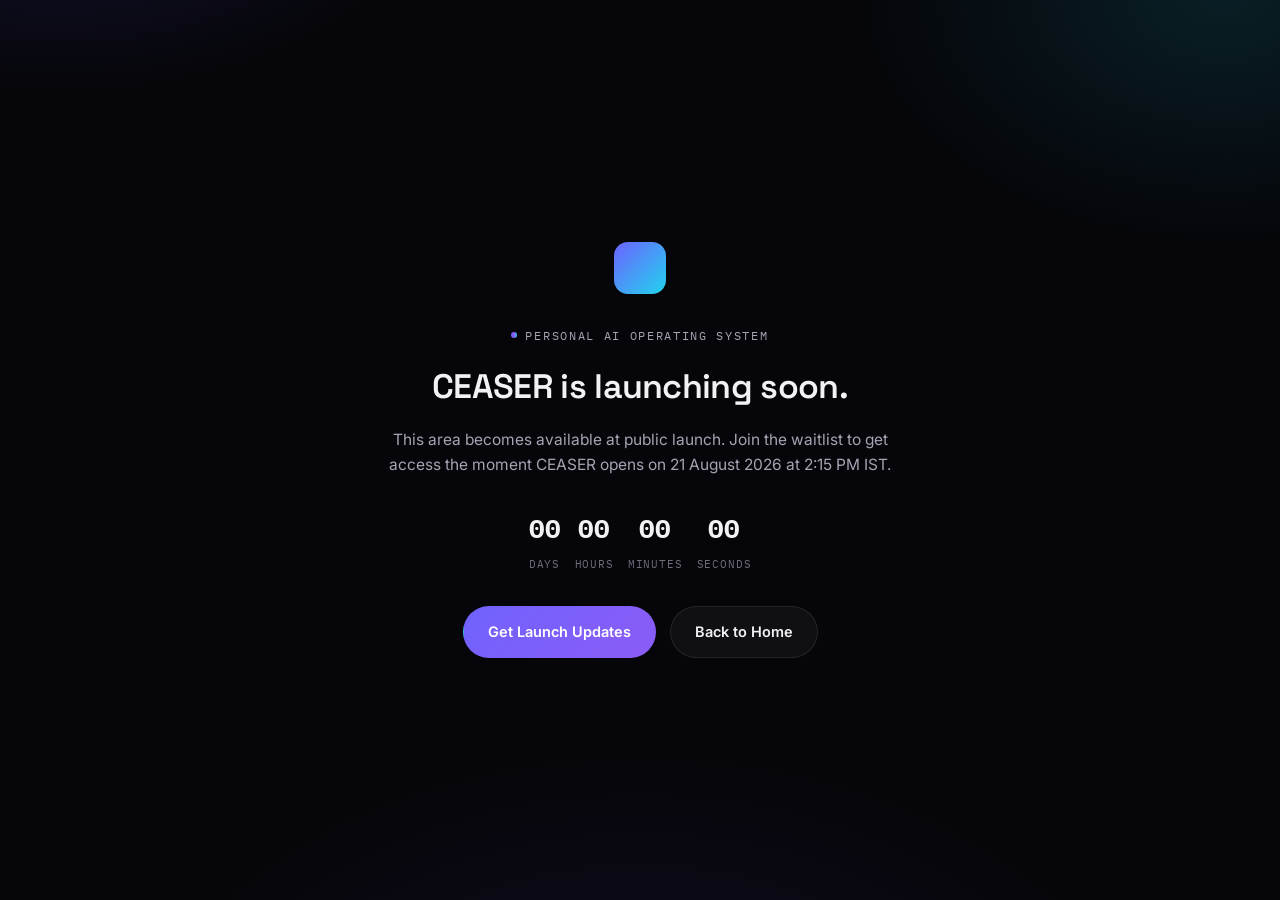
<file: launching-soon.html>
<!doctype html>
<html lang="en">
<head>
<meta charset="UTF-8">
<meta name="viewport" content="width=device-width, initial-scale=1.0">
<title>Launching Soon — CEASER</title>
<meta name="robots" content="noindex">
<link rel="icon" type="image/png" href="/favicon.png">
<link rel="apple-touch-icon" href="/favicon.png">
<link rel="preconnect" href="https://fonts.googleapis.com">
<link rel="preconnect" href="https://fonts.gstatic.com" crossorigin>
<link href="https://fonts.googleapis.com/css2?family=Space+Grotesk:wght@500;600;700&family=Inter:wght@400;500;600&family=IBM+Plex+Mono:wght@400;500&display=swap" rel="stylesheet">
<link rel="stylesheet" href="style.css">
</head>
<body>

<div class="gate-wrap">
  <div class="gate-card reveal in">
    <div class="gate-mark reveal-load" aria-hidden="true"></div>
    <span class="eyebrow">Personal AI Operating System</span>
    <h1 style="margin-top:14px;">CEASER is launching soon.</h1>
    <p>This area becomes available at public launch. Join the waitlist to get access the moment CEASER opens on 21 August 2026 at 2:15 PM IST.</p>

    <div class="gate-countdown" data-countdown>
      <div><span class="num" data-cd="d">00</span><span class="lbl">Days</span></div>
      <div><span class="num" data-cd="h">00</span><span class="lbl">Hours</span></div>
      <div><span class="num" data-cd="m">00</span><span class="lbl">Minutes</span></div>
      <div><span class="num" data-cd="s">00</span><span class="lbl">Seconds</span></div>
    </div>

    <div class="hero-ctas" style="justify-content:center;">
      <a href="index.html#launch" class="btn btn-primary">Get Launch Updates</a>
      <a href="index.html" class="btn btn-ghost">Back to Home</a>
    </div>
  </div>
</div>

<script src="config.js"></script>
<script src="animations.js"></script>
</body>
</html>
</file>
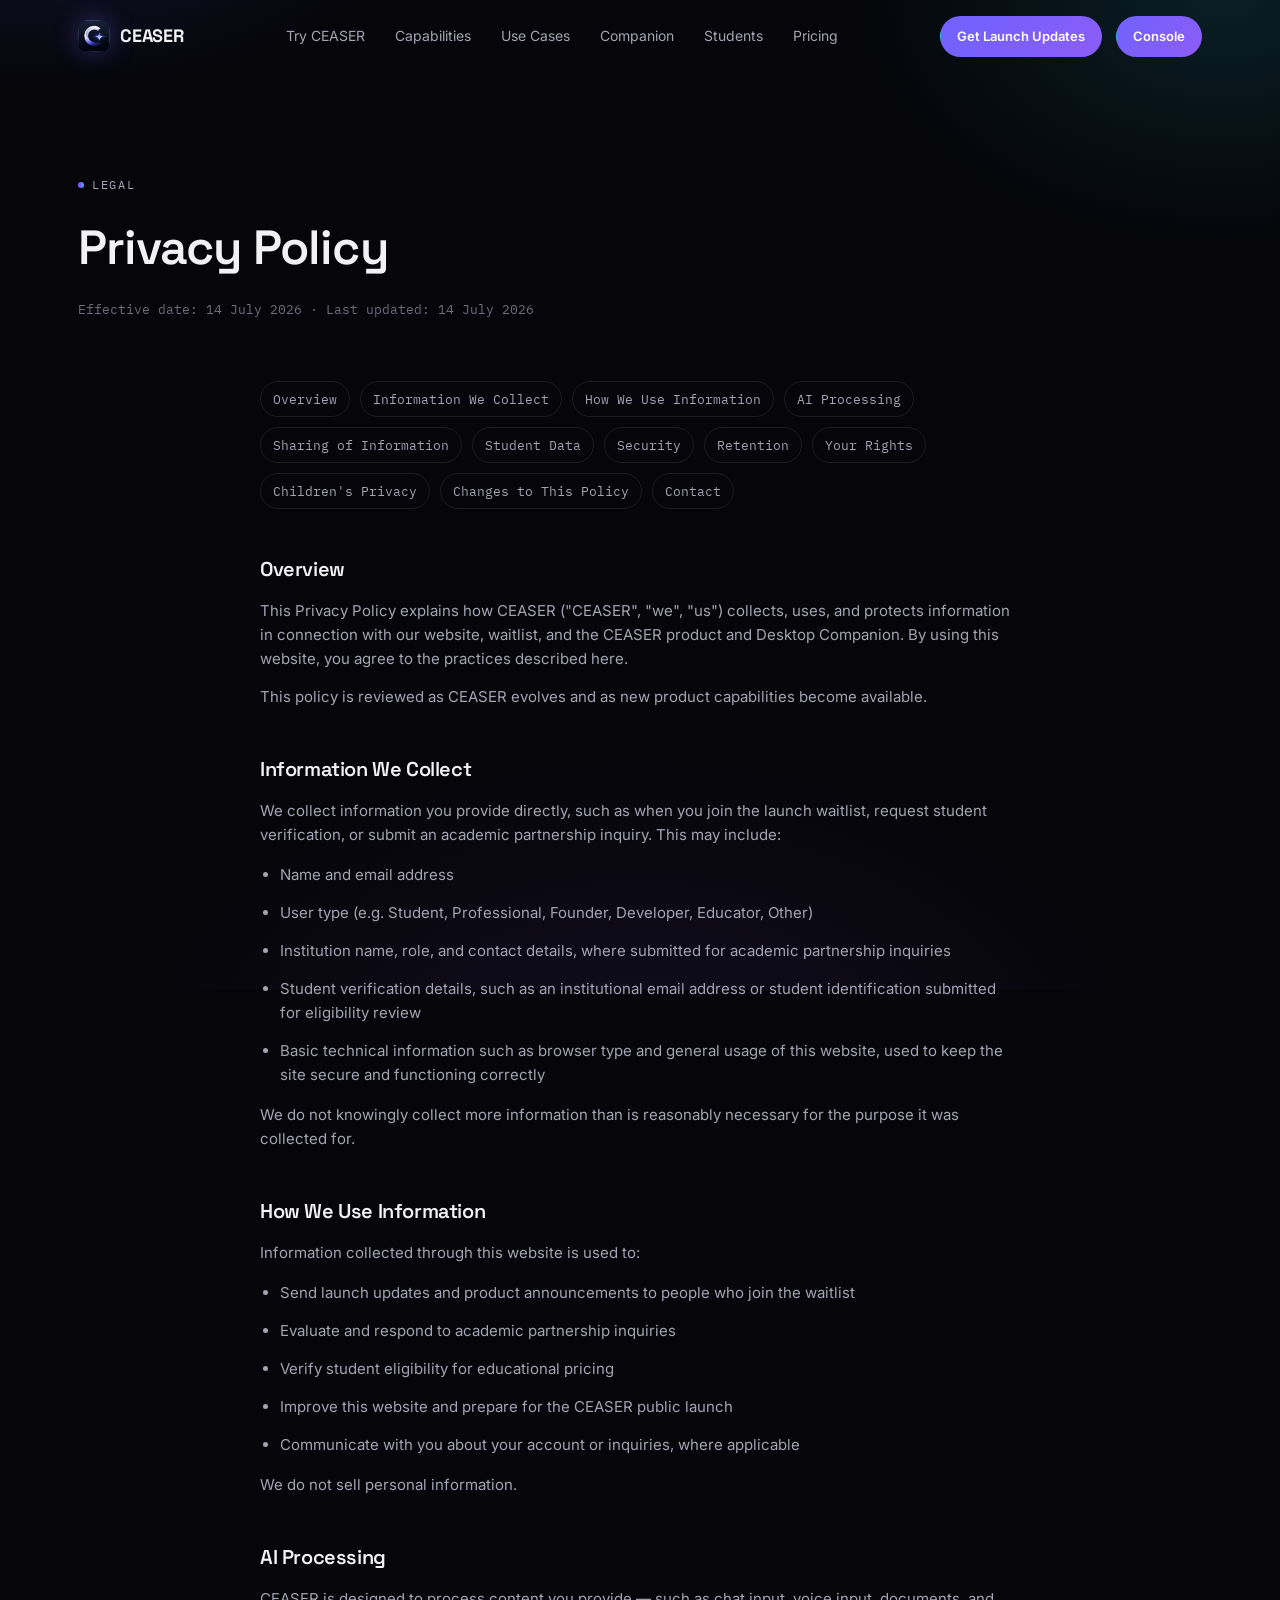
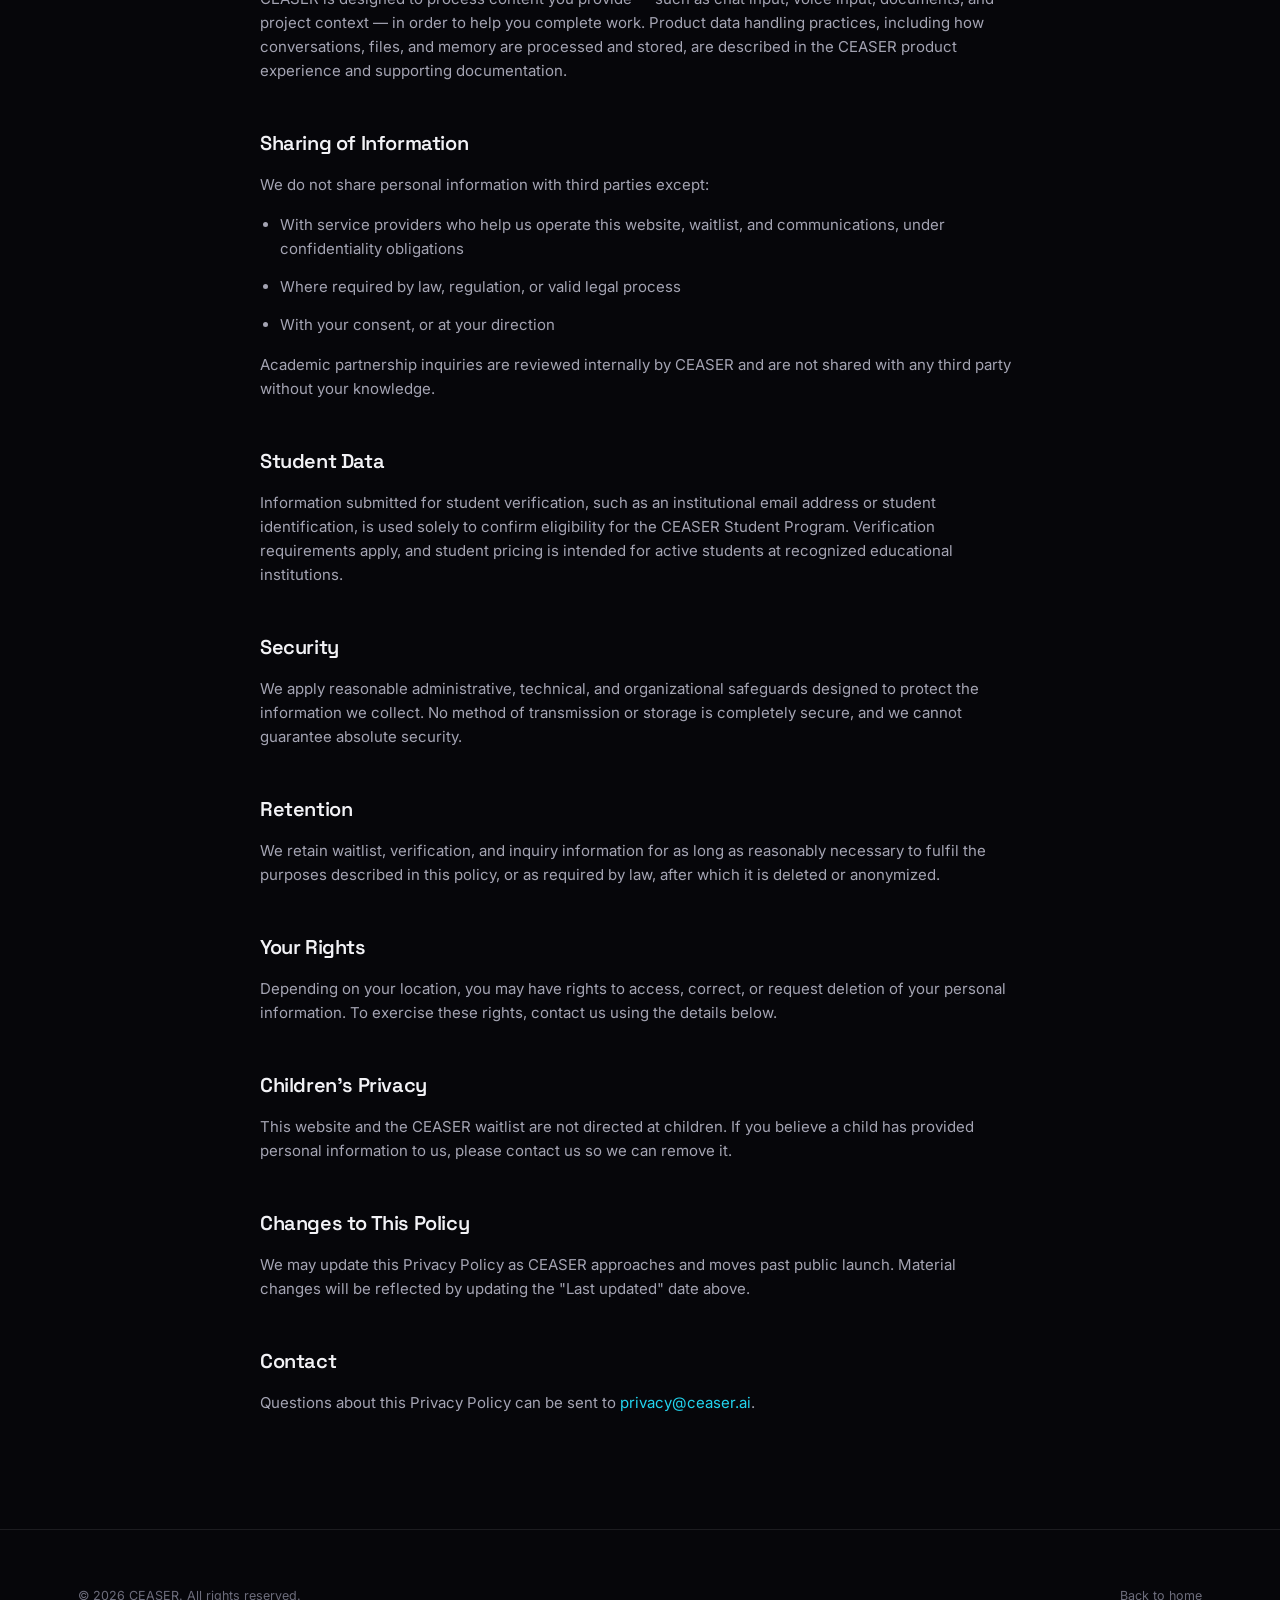
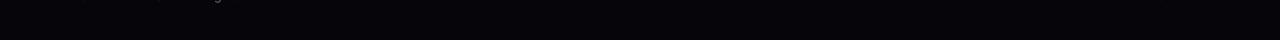
<file: privacy.html>
<!doctype html>
<html lang="en">
<head>
<meta charset="UTF-8">
<meta name="viewport" content="width=device-width, initial-scale=1.0">
<title>Privacy Policy — CEASER</title>
<meta name="description" content="How CEASER collects, uses, and protects your information.">
<link rel="icon" type="image/png" href="/favicon.png">
<link rel="apple-touch-icon" href="/favicon.png">
<link rel="preconnect" href="https://fonts.googleapis.com">
<link rel="preconnect" href="https://fonts.gstatic.com" crossorigin>
<link href="https://fonts.googleapis.com/css2?family=Space+Grotesk:wght@500;600;700&family=Inter:wght@400;500;600&family=IBM+Plex+Mono:wght@400;500&display=swap" rel="stylesheet">
<link rel="stylesheet" href="style.css">
</head>
<body>

<header class="nav scrolled">
  <div class="container nav-inner">
    <a href="/" class="brand"><span class="brand-mark" aria-hidden="true"></span>CEASER</a>
    <nav class="nav-center" aria-label="Primary">
      <a href="index.html#product">Product</a>
      <a href="index.html#features">Features</a>
      <a href="index.html#students">Students</a>
      <a href="index.html#pricing">Pricing</a>
      <a href="index.html#about">About</a>
    </nav>
    <div class="nav-right">
      <a href="index.html#launch" class="btn btn-primary btn-sm">Get Launch Updates</a>
    </div>
  </div>
</header>

<main>
  <section class="legal-hero">
    <div class="container">
      <span class="eyebrow">Legal</span>
      <h1 style="margin-top:14px;">Privacy Policy</h1>
      <p>Effective date: 14 July 2026 · Last updated: 14 July 2026</p>
    </div>
  </section>

  <section class="container legal-body">
    <div class="legal-toc">
      <a href="#overview">Overview</a>
      <a href="#info-we-collect">Information We Collect</a>
      <a href="#how-we-use">How We Use Information</a>
      <a href="#ai-processing">AI Processing</a>
      <a href="#sharing">Sharing of Information</a>
      <a href="#student-data">Student Data</a>
      <a href="#security">Security</a>
      <a href="#retention">Retention</a>
      <a href="#rights">Your Rights</a>
      <a href="#children">Children's Privacy</a>
      <a href="#changes">Changes to This Policy</a>
      <a href="#contact">Contact</a>
    </div>

    <h2 id="overview">Overview</h2>
    <p>This Privacy Policy explains how CEASER ("CEASER", "we", "us") collects, uses, and protects information in connection with our website, waitlist, and the CEASER product and Desktop Companion. By using this website, you agree to the practices described here.</p>
    <p>This policy is reviewed as CEASER evolves and as new product capabilities become available.</p>

    <h2 id="info-we-collect">Information We Collect</h2>
    <p>We collect information you provide directly, such as when you join the launch waitlist, request student verification, or submit an academic partnership inquiry. This may include:</p>
    <ul>
      <li>Name and email address</li>
      <li>User type (e.g. Student, Professional, Founder, Developer, Educator, Other)</li>
      <li>Institution name, role, and contact details, where submitted for academic partnership inquiries</li>
      <li>Student verification details, such as an institutional email address or student identification submitted for eligibility review</li>
      <li>Basic technical information such as browser type and general usage of this website, used to keep the site secure and functioning correctly</li>
    </ul>
    <p>We do not knowingly collect more information than is reasonably necessary for the purpose it was collected for.</p>

    <h2 id="how-we-use">How We Use Information</h2>
    <p>Information collected through this website is used to:</p>
    <ul>
      <li>Send launch updates and product announcements to people who join the waitlist</li>
      <li>Evaluate and respond to academic partnership inquiries</li>
      <li>Verify student eligibility for educational pricing</li>
      <li>Improve this website and prepare for the CEASER public launch</li>
      <li>Communicate with you about your account or inquiries, where applicable</li>
    </ul>
    <p>We do not sell personal information.</p>

    <h2 id="ai-processing">AI Processing</h2>
    <p>CEASER is designed to process content you provide — such as chat input, voice input, documents, and project context — in order to help you complete work. Product data handling practices, including how conversations, files, and memory are processed and stored, are described in the CEASER product experience and supporting documentation.</p>

    <h2 id="sharing">Sharing of Information</h2>
    <p>We do not share personal information with third parties except:</p>
    <ul>
      <li>With service providers who help us operate this website, waitlist, and communications, under confidentiality obligations</li>
      <li>Where required by law, regulation, or valid legal process</li>
      <li>With your consent, or at your direction</li>
    </ul>
    <p>Academic partnership inquiries are reviewed internally by CEASER and are not shared with any third party without your knowledge.</p>

    <h2 id="student-data">Student Data</h2>
    <p>Information submitted for student verification, such as an institutional email address or student identification, is used solely to confirm eligibility for the CEASER Student Program. Verification requirements apply, and student pricing is intended for active students at recognized educational institutions.</p>

    <h2 id="security">Security</h2>
    <p>We apply reasonable administrative, technical, and organizational safeguards designed to protect the information we collect. No method of transmission or storage is completely secure, and we cannot guarantee absolute security.</p>

    <h2 id="retention">Retention</h2>
    <p>We retain waitlist, verification, and inquiry information for as long as reasonably necessary to fulfil the purposes described in this policy, or as required by law, after which it is deleted or anonymized.</p>

    <h2 id="rights">Your Rights</h2>
    <p>Depending on your location, you may have rights to access, correct, or request deletion of your personal information. To exercise these rights, contact us using the details below.</p>

    <h2 id="children">Children's Privacy</h2>
    <p>This website and the CEASER waitlist are not directed at children. If you believe a child has provided personal information to us, please contact us so we can remove it.</p>

    <h2 id="changes">Changes to This Policy</h2>
    <p>We may update this Privacy Policy as CEASER approaches and moves past public launch. Material changes will be reflected by updating the "Last updated" date above.</p>

    <h2 id="contact">Contact</h2>
    <p>Questions about this Privacy Policy can be sent to <a href="mailto:privacy@ceaser.ai" style="color:var(--cyan);">privacy@ceaser.ai</a>.</p>
  </section>
</main>

<footer class="footer">
  <div class="container">
    <div class="footer-bottom" style="border-top:none; padding-top:0;">
      <span>© 2026 CEASER. All rights reserved.</span>
      <span><a href="index.html">Back to home</a></span>
    </div>
  </div>
</footer>

<script src="config.js"></script>
<script src="animations.js"></script>
</body>
</html>
</file>
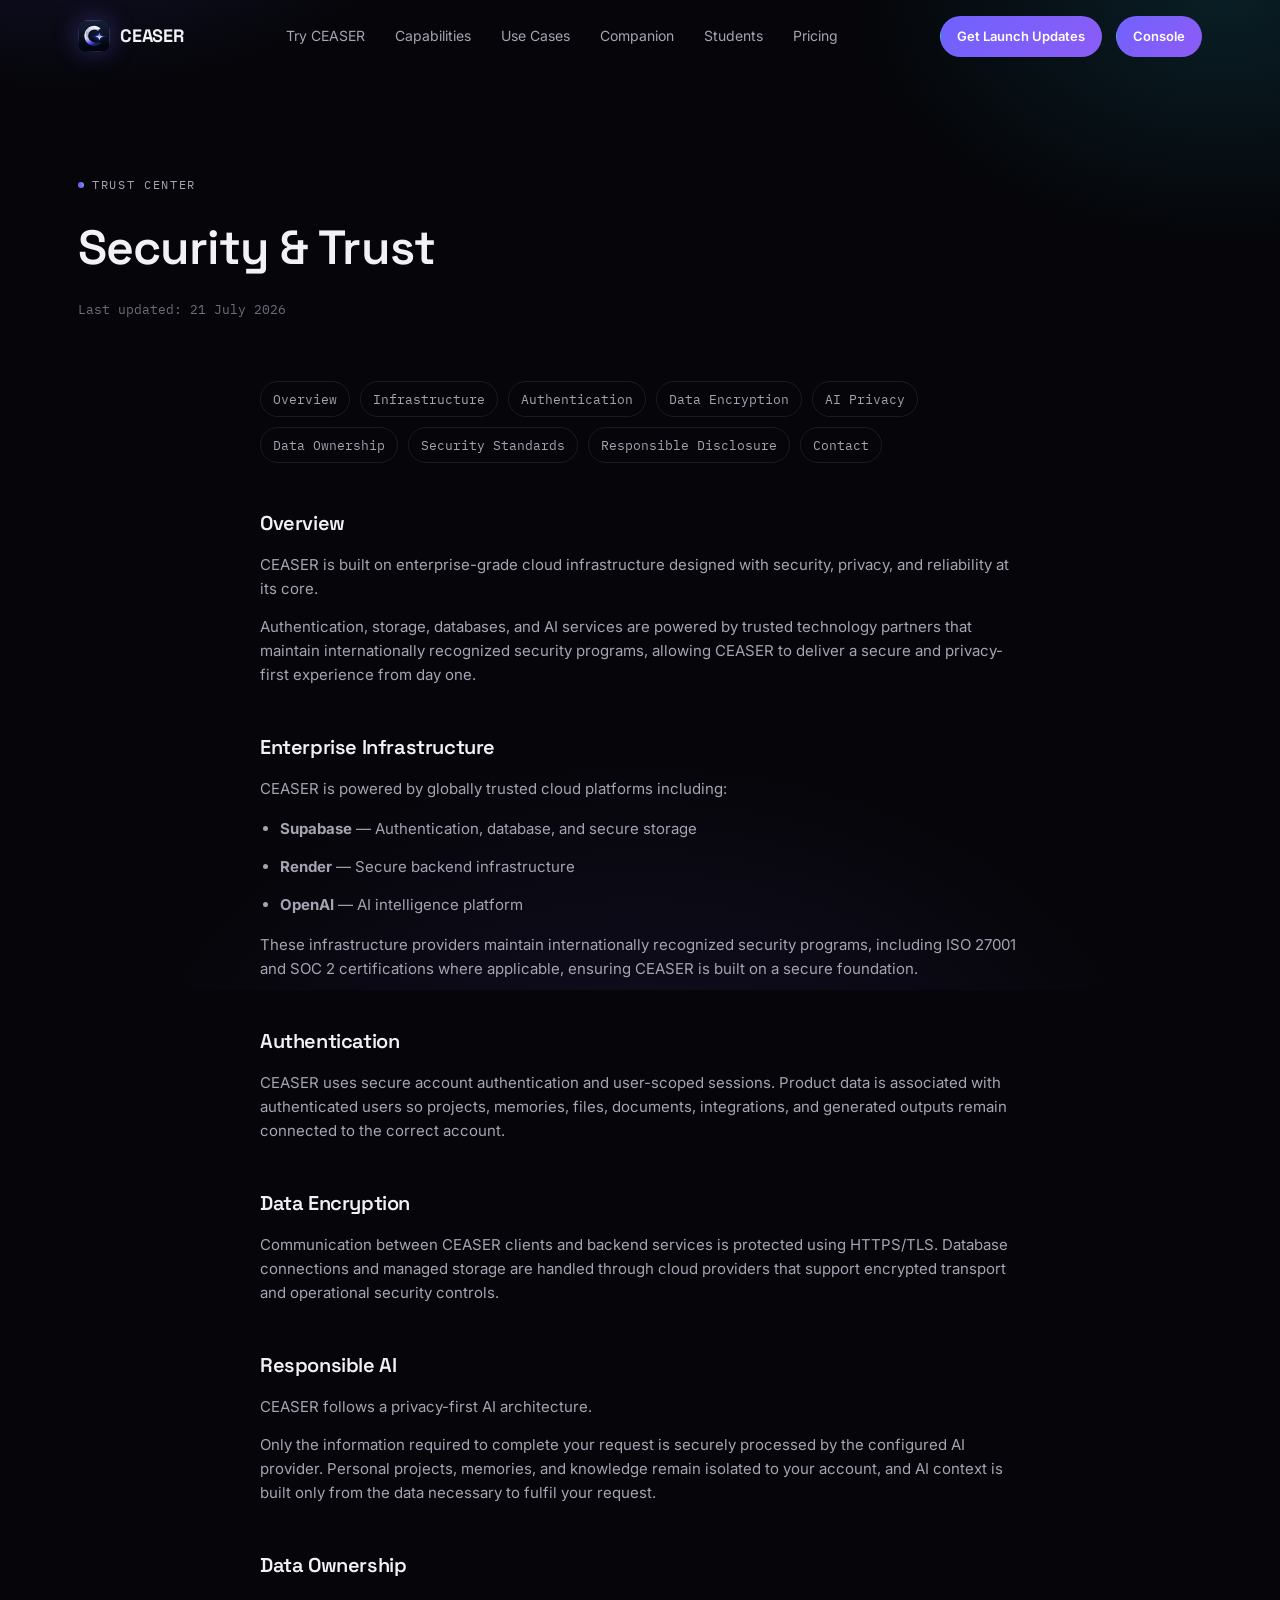
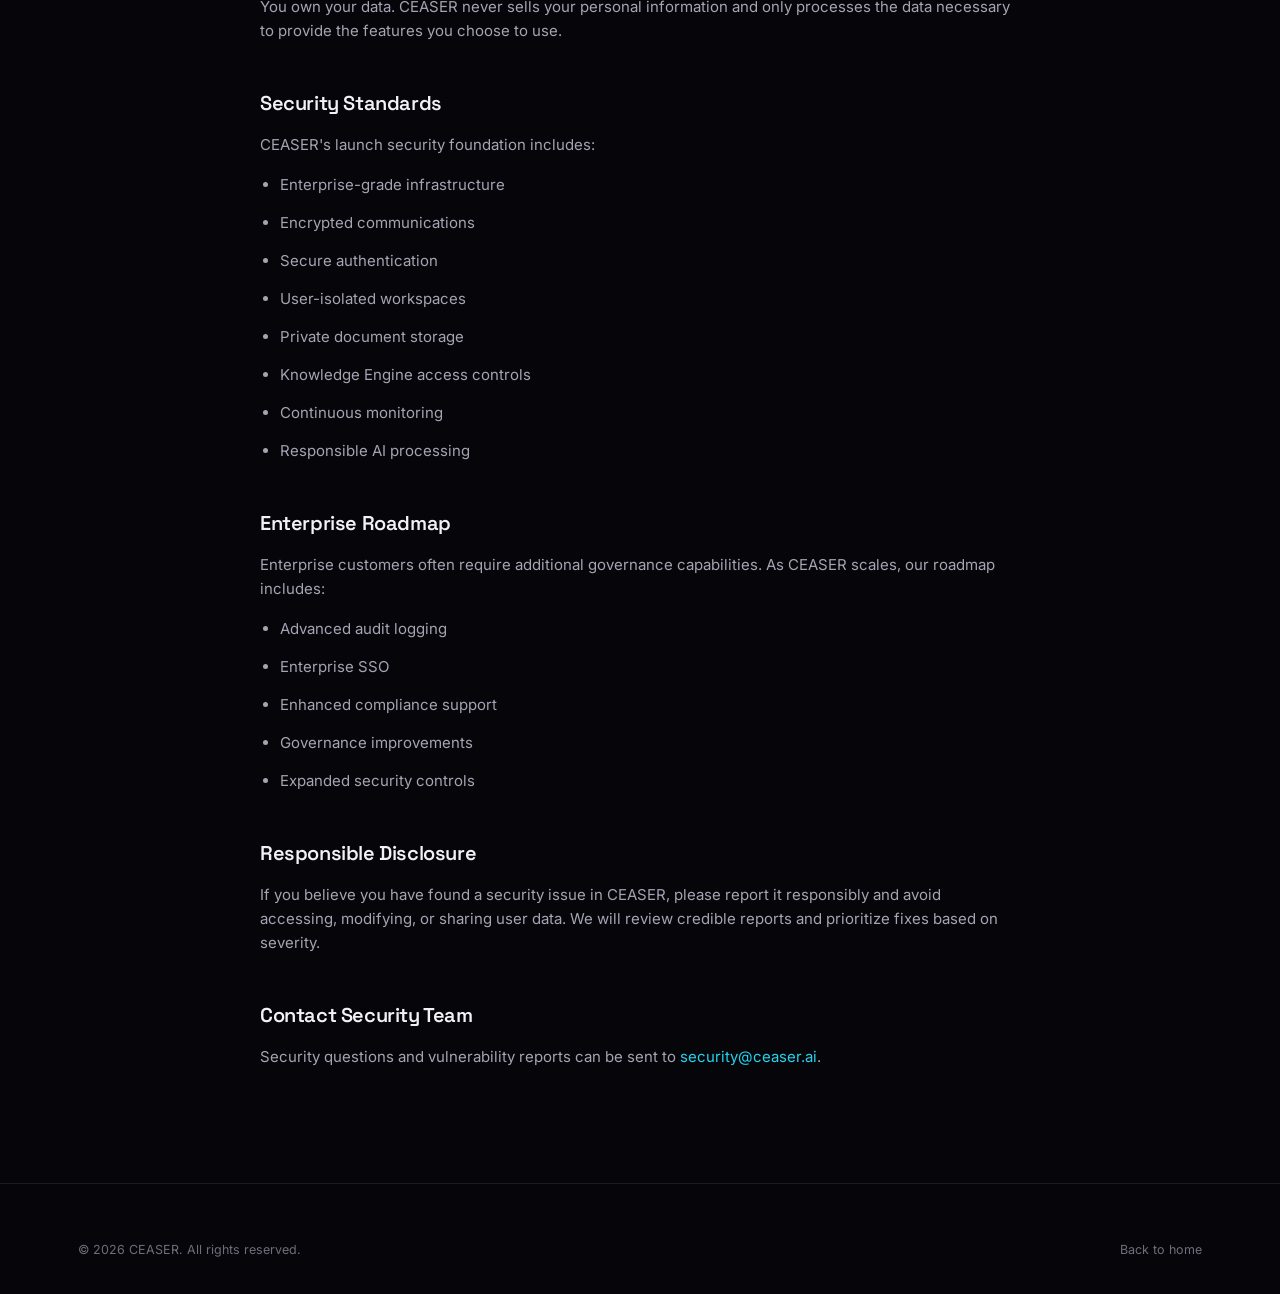
<file: security.html>
<!doctype html>
<html lang="en">
<head>
<meta charset="UTF-8">
<meta name="viewport" content="width=device-width, initial-scale=1.0">
<title>Security & Trust — CEASER</title>
<meta name="description" content="CEASER Security & Trust Center covering infrastructure, authentication, encryption, AI privacy, data ownership, security standards, and responsible disclosure.">
<link rel="icon" type="image/png" href="/favicon.png">
<link rel="apple-touch-icon" href="/favicon.png">
<link rel="preconnect" href="https://fonts.googleapis.com">
<link rel="preconnect" href="https://fonts.gstatic.com" crossorigin>
<link href="https://fonts.googleapis.com/css2?family=Space+Grotesk:wght@500;600;700&family=Inter:wght@400;500;600&family=IBM+Plex+Mono:wght@400;500&display=swap" rel="stylesheet">
<link rel="stylesheet" href="style.css">
</head>
<body>

<header class="nav scrolled">
  <div class="container nav-inner">
    <a href="/" class="brand"><span class="brand-mark" aria-hidden="true"></span>CEASER</a>
    <nav class="nav-center" aria-label="Primary">
      <a href="index.html#product">Product</a>
      <a href="index.html#features">Features</a>
      <a href="index.html#trust">Trust</a>
      <a href="privacy.html">Privacy</a>
      <a href="terms.html">Terms</a>
    </nav>
    <div class="nav-right">
      <a href="index.html#launch" class="btn btn-primary btn-sm">Get Launch Updates</a>
    </div>
  </div>
</header>

<main>
  <section class="legal-hero">
    <div class="container">
      <span class="eyebrow">Trust Center</span>
      <h1 style="margin-top:14px;">Security & Trust</h1>
      <p>Last updated: 21 July 2026</p>
    </div>
  </section>

  <section class="container legal-body">
    <div class="legal-toc">
      <a href="#overview">Overview</a>
      <a href="#infrastructure">Infrastructure</a>
      <a href="#authentication">Authentication</a>
      <a href="#encryption">Data Encryption</a>
      <a href="#ai-privacy">AI Privacy</a>
      <a href="#ownership">Data Ownership</a>
      <a href="#standards">Security Standards</a>
      <a href="#disclosure">Responsible Disclosure</a>
      <a href="#contact">Contact</a>
    </div>

    <h2 id="overview">Overview</h2>
    <p>CEASER is built on enterprise-grade cloud infrastructure designed with security, privacy, and reliability at its core.</p>
    <p>Authentication, storage, databases, and AI services are powered by trusted technology partners that maintain internationally recognized security programs, allowing CEASER to deliver a secure and privacy-first experience from day one.</p>

    <h2 id="infrastructure">Enterprise Infrastructure</h2>
    <p>CEASER is powered by globally trusted cloud platforms including:</p>
    <ul>
      <li><strong>Supabase</strong> — Authentication, database, and secure storage</li>
      <li><strong>Render</strong> — Secure backend infrastructure</li>
      <li><strong>OpenAI</strong> — AI intelligence platform</li>
    </ul>
    <p>These infrastructure providers maintain internationally recognized security programs, including ISO 27001 and SOC 2 certifications where applicable, ensuring CEASER is built on a secure foundation.</p>

    <h2 id="authentication">Authentication</h2>
    <p>CEASER uses secure account authentication and user-scoped sessions. Product data is associated with authenticated users so projects, memories, files, documents, integrations, and generated outputs remain connected to the correct account.</p>

    <h2 id="encryption">Data Encryption</h2>
    <p>Communication between CEASER clients and backend services is protected using HTTPS/TLS. Database connections and managed storage are handled through cloud providers that support encrypted transport and operational security controls.</p>

    <h2 id="ai-privacy">Responsible AI</h2>
    <p>CEASER follows a privacy-first AI architecture.</p>
    <p>Only the information required to complete your request is securely processed by the configured AI provider. Personal projects, memories, and knowledge remain isolated to your account, and AI context is built only from the data necessary to fulfil your request.</p>

    <h2 id="ownership">Data Ownership</h2>
    <p>You own your data. CEASER never sells your personal information and only processes the data necessary to provide the features you choose to use.</p>

    <h2 id="standards">Security Standards</h2>
    <p>CEASER's launch security foundation includes:</p>
    <ul>
      <li>Enterprise-grade infrastructure</li>
      <li>Encrypted communications</li>
      <li>Secure authentication</li>
      <li>User-isolated workspaces</li>
      <li>Private document storage</li>
      <li>Knowledge Engine access controls</li>
      <li>Continuous monitoring</li>
      <li>Responsible AI processing</li>
    </ul>
    <h2 id="enterprise-roadmap">Enterprise Roadmap</h2>
    <p>Enterprise customers often require additional governance capabilities. As CEASER scales, our roadmap includes:</p>
    <ul>
      <li>Advanced audit logging</li>
      <li>Enterprise SSO</li>
      <li>Enhanced compliance support</li>
      <li>Governance improvements</li>
      <li>Expanded security controls</li>
    </ul>

    <h2 id="disclosure">Responsible Disclosure</h2>
    <p>If you believe you have found a security issue in CEASER, please report it responsibly and avoid accessing, modifying, or sharing user data. We will review credible reports and prioritize fixes based on severity.</p>

    <h2 id="contact">Contact Security Team</h2>
    <p>Security questions and vulnerability reports can be sent to <a href="mailto:security@ceaser.ai" style="color:var(--cyan);">security@ceaser.ai</a>.</p>
  </section>
</main>

<footer class="footer">
  <div class="container">
    <div class="footer-bottom" style="border-top:none; padding-top:0;">
      <span>© 2026 CEASER. All rights reserved.</span>
      <span><a href="index.html">Back to home</a></span>
    </div>
  </div>
</footer>

<script src="config.js"></script>
<script src="animations.js"></script>
</body>
</html>
</file>
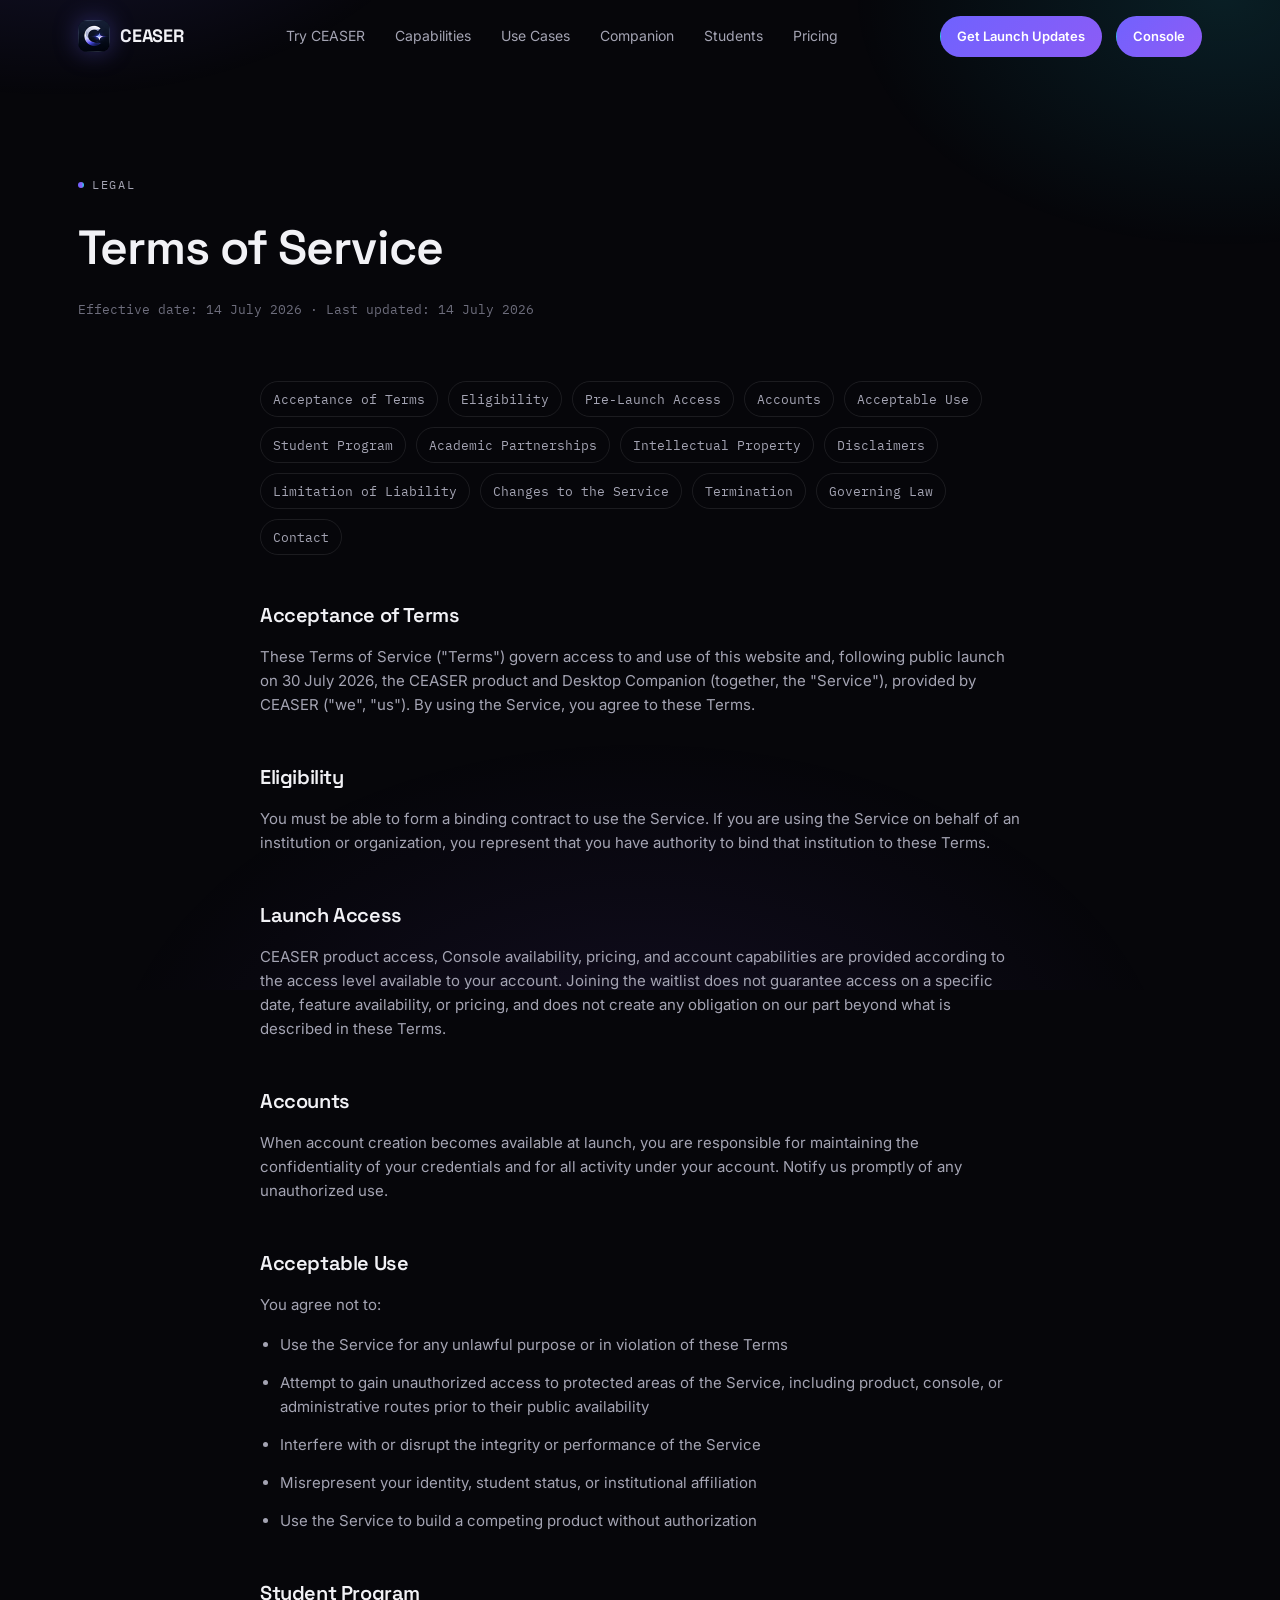
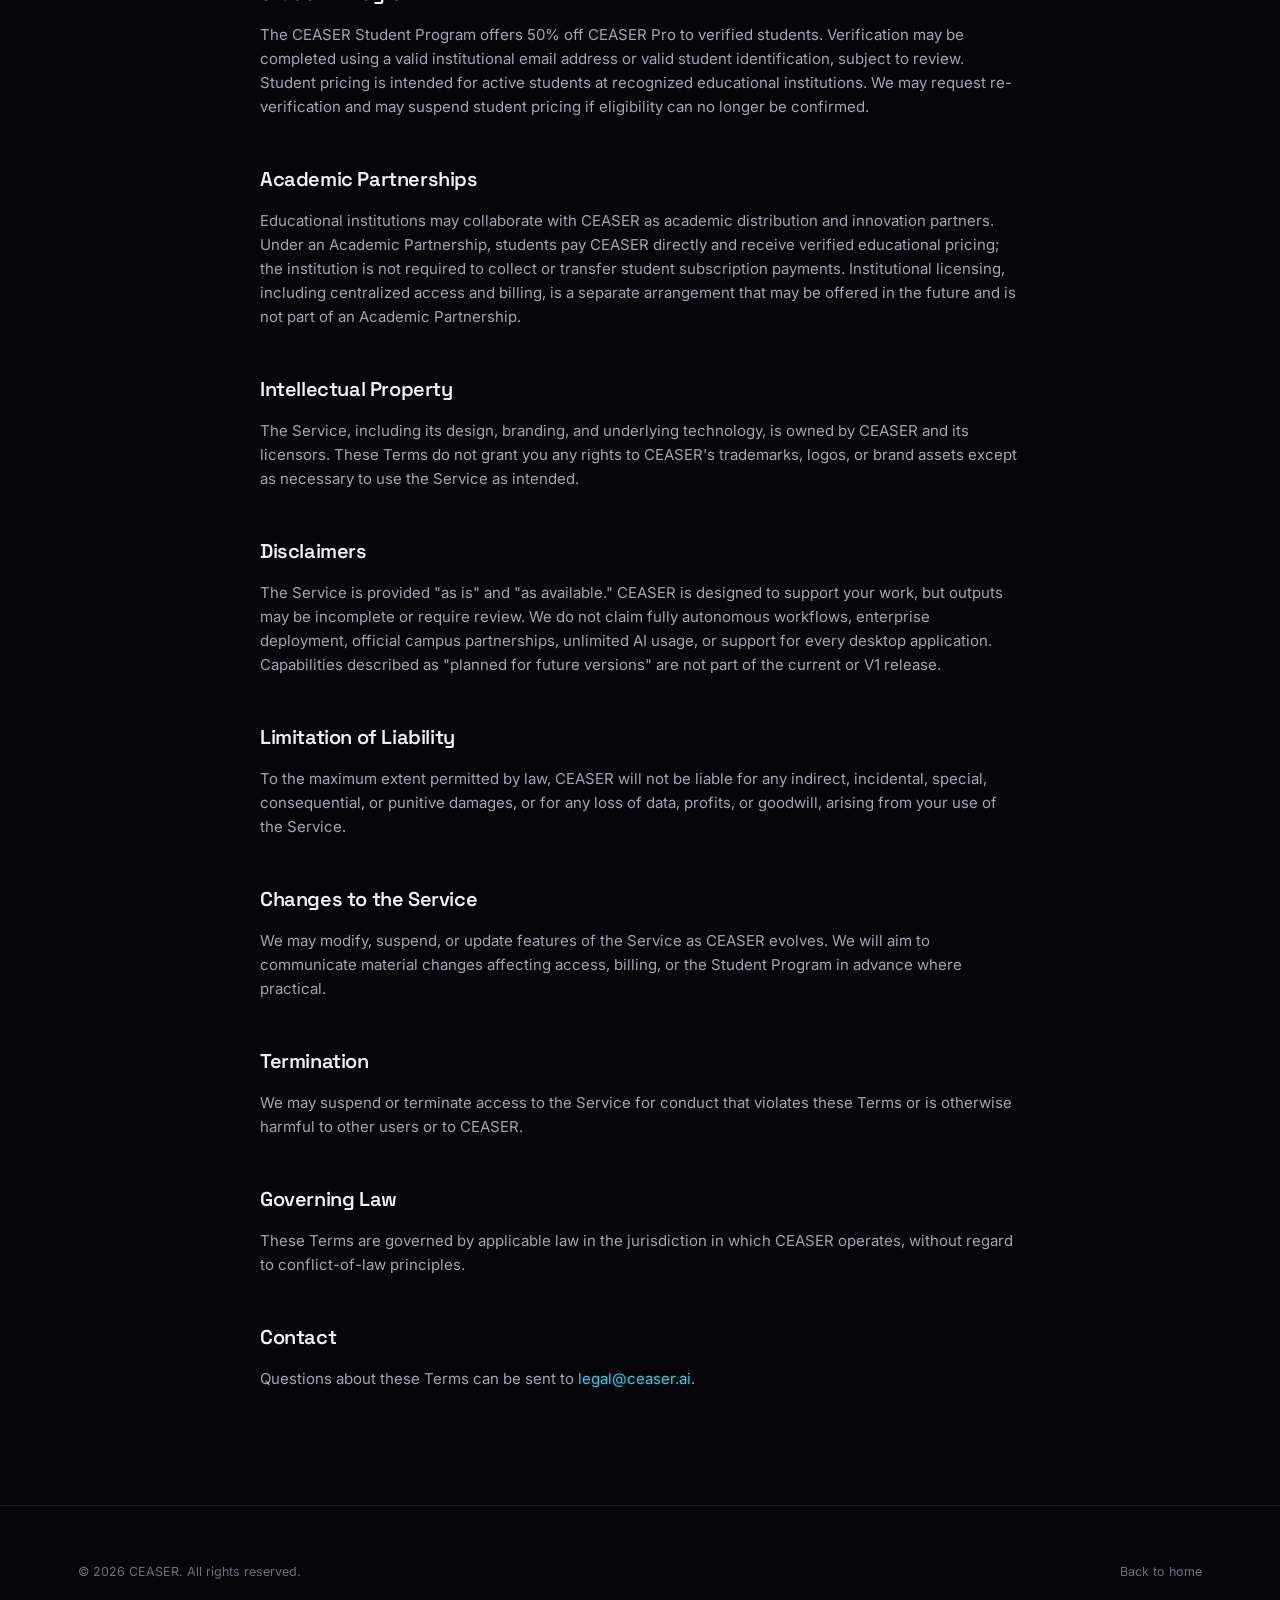
<file: terms.html>
<!doctype html>
<html lang="en">
<head>
<meta charset="UTF-8">
<meta name="viewport" content="width=device-width, initial-scale=1.0">
<title>Terms of Service — CEASER</title>
<meta name="description" content="The terms that govern use of the CEASER website and product.">
<link rel="icon" type="image/png" href="/favicon.png">
<link rel="apple-touch-icon" href="/favicon.png">
<link rel="preconnect" href="https://fonts.googleapis.com">
<link rel="preconnect" href="https://fonts.gstatic.com" crossorigin>
<link href="https://fonts.googleapis.com/css2?family=Space+Grotesk:wght@500;600;700&family=Inter:wght@400;500;600&family=IBM+Plex+Mono:wght@400;500&display=swap" rel="stylesheet">
<link rel="stylesheet" href="style.css">
</head>
<body>

<header class="nav scrolled">
  <div class="container nav-inner">
    <a href="/" class="brand"><span class="brand-mark" aria-hidden="true"></span>CEASER</a>
    <nav class="nav-center" aria-label="Primary">
      <a href="index.html#product">Product</a>
      <a href="index.html#features">Features</a>
      <a href="index.html#students">Students</a>
      <a href="index.html#pricing">Pricing</a>
      <a href="index.html#about">About</a>
    </nav>
    <div class="nav-right">
      <a href="index.html#launch" class="btn btn-primary btn-sm">Get Launch Updates</a>
    </div>
  </div>
</header>

<main>
  <section class="legal-hero">
    <div class="container">
      <span class="eyebrow">Legal</span>
      <h1 style="margin-top:14px;">Terms of Service</h1>
      <p>Effective date: 14 July 2026 · Last updated: 14 July 2026</p>
    </div>
  </section>

  <section class="container legal-body">
    <div class="legal-toc">
      <a href="#acceptance">Acceptance of Terms</a>
      <a href="#eligibility">Eligibility</a>
      <a href="#prelaunch">Pre-Launch Access</a>
      <a href="#accounts">Accounts</a>
      <a href="#acceptable-use">Acceptable Use</a>
      <a href="#student-program">Student Program</a>
      <a href="#academic">Academic Partnerships</a>
      <a href="#ip">Intellectual Property</a>
      <a href="#disclaimers">Disclaimers</a>
      <a href="#liability">Limitation of Liability</a>
      <a href="#changes">Changes to the Service</a>
      <a href="#termination">Termination</a>
      <a href="#governing-law">Governing Law</a>
      <a href="#contact">Contact</a>
    </div>

    <h2 id="acceptance">Acceptance of Terms</h2>
    <p>These Terms of Service ("Terms") govern access to and use of this website and, following public launch on 30 July 2026, the CEASER product and Desktop Companion (together, the "Service"), provided by CEASER ("we", "us"). By using the Service, you agree to these Terms.</p>

    <h2 id="eligibility">Eligibility</h2>
    <p>You must be able to form a binding contract to use the Service. If you are using the Service on behalf of an institution or organization, you represent that you have authority to bind that institution to these Terms.</p>

    <h2 id="prelaunch">Launch Access</h2>
    <p>CEASER product access, Console availability, pricing, and account capabilities are provided according to the access level available to your account. Joining the waitlist does not guarantee access on a specific date, feature availability, or pricing, and does not create any obligation on our part beyond what is described in these Terms.</p>

    <h2 id="accounts">Accounts</h2>
    <p>When account creation becomes available at launch, you are responsible for maintaining the confidentiality of your credentials and for all activity under your account. Notify us promptly of any unauthorized use.</p>

    <h2 id="acceptable-use">Acceptable Use</h2>
    <p>You agree not to:</p>
    <ul>
      <li>Use the Service for any unlawful purpose or in violation of these Terms</li>
      <li>Attempt to gain unauthorized access to protected areas of the Service, including product, console, or administrative routes prior to their public availability</li>
      <li>Interfere with or disrupt the integrity or performance of the Service</li>
      <li>Misrepresent your identity, student status, or institutional affiliation</li>
      <li>Use the Service to build a competing product without authorization</li>
    </ul>

    <h2 id="student-program">Student Program</h2>
    <p>The CEASER Student Program offers 50% off CEASER Pro to verified students. Verification may be completed using a valid institutional email address or valid student identification, subject to review. Student pricing is intended for active students at recognized educational institutions. We may request re-verification and may suspend student pricing if eligibility can no longer be confirmed.</p>

    <h2 id="academic">Academic Partnerships</h2>
    <p>Educational institutions may collaborate with CEASER as academic distribution and innovation partners. Under an Academic Partnership, students pay CEASER directly and receive verified educational pricing; the institution is not required to collect or transfer student subscription payments. Institutional licensing, including centralized access and billing, is a separate arrangement that may be offered in the future and is not part of an Academic Partnership.</p>

    <h2 id="ip">Intellectual Property</h2>
    <p>The Service, including its design, branding, and underlying technology, is owned by CEASER and its licensors. These Terms do not grant you any rights to CEASER's trademarks, logos, or brand assets except as necessary to use the Service as intended.</p>

    <h2 id="disclaimers">Disclaimers</h2>
    <p>The Service is provided "as is" and "as available." CEASER is designed to support your work, but outputs may be incomplete or require review. We do not claim fully autonomous workflows, enterprise deployment, official campus partnerships, unlimited AI usage, or support for every desktop application. Capabilities described as "planned for future versions" are not part of the current or V1 release.</p>

    <h2 id="liability">Limitation of Liability</h2>
    <p>To the maximum extent permitted by law, CEASER will not be liable for any indirect, incidental, special, consequential, or punitive damages, or for any loss of data, profits, or goodwill, arising from your use of the Service.</p>

    <h2 id="changes">Changes to the Service</h2>
    <p>We may modify, suspend, or update features of the Service as CEASER evolves. We will aim to communicate material changes affecting access, billing, or the Student Program in advance where practical.</p>

    <h2 id="termination">Termination</h2>
    <p>We may suspend or terminate access to the Service for conduct that violates these Terms or is otherwise harmful to other users or to CEASER.</p>

    <h2 id="governing-law">Governing Law</h2>
    <p>These Terms are governed by applicable law in the jurisdiction in which CEASER operates, without regard to conflict-of-law principles.</p>

    <h2 id="contact">Contact</h2>
    <p>Questions about these Terms can be sent to <a href="mailto:legal@ceaser.ai" style="color:var(--cyan);">legal@ceaser.ai</a>.</p>
  </section>
</main>

<footer class="footer">
  <div class="container">
    <div class="footer-bottom" style="border-top:none; padding-top:0;">
      <span>© 2026 CEASER. All rights reserved.</span>
      <span><a href="index.html">Back to home</a></span>
    </div>
  </div>
</footer>

<script src="config.js"></script>
<script src="animations.js"></script>
</body>
</html>
</file>
<file: style.css>
/* ============================================================
   CEASER — Personal AI Operating System
   Design tokens
   ============================================================ */
:root{
  --bg: #06060a;
  --bg-elevated: #0b0b12;
  --bg-panel: #0f0f18;
  --surface: rgba(255,255,255,0.045);
  --surface-strong: rgba(255,255,255,0.075);
  --border: rgba(255,255,255,0.09);
  --border-strong: rgba(255,255,255,0.16);

  --text-primary: #f2f2f6;
  --text-secondary: #a4a4b3;
  --text-tertiary: #6d6d7c;

  --indigo: #6c63ff;
  --purple: #8b5cf6;
  --cyan: #22d3ee;

  --grad-line: linear-gradient(90deg, var(--indigo), var(--purple) 55%, var(--cyan));
  --grad-soft: linear-gradient(180deg, rgba(108,99,255,0.14), rgba(34,211,238,0.03));

  --radius-sm: 8px;
  --radius-md: 14px;
  --radius-lg: 22px;

  --ease: cubic-bezier(.16,.8,.24,1);
  --dur-fast: .22s;
  --dur-med: .5s;
  --dur-slow: .9s;

  --font-display: 'Space Grotesk', 'Inter', sans-serif;
  --font-body: 'Inter', -apple-system, BlinkMacSystemFont, sans-serif;
  --font-mono: 'IBM Plex Mono', ui-monospace, monospace;

  --max-w: 1180px;
}

@media (prefers-reduced-motion: reduce){
  *{ animation-duration: 0.001ms !important; animation-iteration-count: 1 !important; transition-duration: 0.001ms !important; scroll-behavior: auto !important; }
}

*,*::before,*::after{ box-sizing:border-box; }
html{ scroll-behavior:smooth; }
body{
  margin:0;
  background: var(--bg);
  color: var(--text-primary);
  font-family: var(--font-body);
  font-size: 16px;
  line-height:1.6;
  -webkit-font-smoothing:antialiased;
  overflow-x:hidden;
}

/* subtle ambient field */
body::before{
  content:"";
  position:fixed; inset:-10%;
  z-index:0;
  pointer-events:none;
  background:
    radial-gradient(680px 420px at 12% -6%, rgba(108,99,255,0.18), transparent 60%),
    radial-gradient(620px 420px at 88% 8%, rgba(34,211,238,0.12), transparent 60%),
    radial-gradient(900px 600px at 50% 110%, rgba(139,92,246,0.10), transparent 60%);
  animation: ambient-drift 22s ease-in-out infinite alternate;
}
@keyframes ambient-drift{
  0%{ transform: translate3d(0,0,0) scale(1); }
  50%{ transform: translate3d(1.5%, -1%, 0) scale(1.04); }
  100%{ transform: translate3d(-1.5%, 1.5%, 0) scale(1.02); }
}

img,svg{ display:block; max-width:100%; }
a{ color:inherit; text-decoration:none; }
button{ font-family:inherit; }

.container{ max-width: var(--max-w); margin:0 auto; padding:0 28px; position:relative; z-index:1; }
@media (max-width:640px){ .container{ padding:0 20px; } }

.eyebrow{
  font-family: var(--font-mono);
  font-size: 12px;
  letter-spacing: 0.14em;
  text-transform: uppercase;
  color: var(--text-secondary);
  display:inline-flex; align-items:center; gap:8px;
}
.eyebrow::before{
  content:"";
  width:6px; height:6px; border-radius:50%;
  background: var(--grad-line);
}

h1,h2,h3,h4{ font-family: var(--font-display); font-weight:600; letter-spacing:-0.02em; margin:0; color:var(--text-primary); }
p{ margin:0; }

.section{ position:relative; padding: 120px 0; border-top:1px solid var(--border); }
.section:first-of-type{ border-top:none; }
@media (max-width:768px){ .section{ padding: 84px 0; } }

.section-head{ max-width: 640px; margin-bottom: 56px; }
.section-head h2{ font-size: clamp(28px,4vw,42px); margin-top:14px; line-height:1.15; }
.section-head p{ color: var(--text-secondary); font-size:17px; margin-top:16px; }

/* ---------- Buttons ---------- */
.btn{
  display:inline-flex; align-items:center; justify-content:center; gap:8px;
  padding: 13px 24px;
  border-radius: 999px;
  font-size: 14.5px;
  font-weight:600;
  cursor:pointer;
  border:1px solid transparent;
  transition: transform var(--dur-fast) var(--ease), box-shadow var(--dur-fast) var(--ease), background var(--dur-fast) var(--ease), border-color var(--dur-fast) var(--ease);
  white-space:nowrap;
}
.btn:active{ transform: scale(0.97); }
.btn-primary{
  position:relative; overflow:hidden;
  background: linear-gradient(135deg, var(--indigo), var(--purple) 50%, var(--cyan));
  background-size: 220% 220%;
  background-position: 0% 50%;
  color:#fff;
  box-shadow: 0 0 0 0 rgba(108,99,255,0.0);
  transition: transform var(--dur-fast) var(--ease), box-shadow var(--dur-fast) var(--ease), background-position .6s var(--ease);
}
.btn-primary:hover{ box-shadow: 0 8px 30px -6px rgba(108,99,255,0.55); transform: translateY(-1px); background-position: 100% 50%; }
.btn-ghost{
  background: var(--surface);
  border-color: var(--border);
  color: var(--text-primary);
  -webkit-backdrop-filter: blur(12px);
  backdrop-filter: blur(12px);
}
.btn-ghost:hover{ background: var(--surface-strong); border-color: var(--border-strong); transform: translateY(-1px); }
.btn-sm{ padding:9px 16px; font-size:13px; }
.btn[disabled]{ opacity:.5; cursor:not-allowed; transform:none !important; box-shadow:none !important; }

/* ---------- Nav ---------- */
.nav{
  position:fixed; top:0; left:0; right:0; z-index:100;
  padding: 16px 0;
  transition: background var(--dur-fast) var(--ease), border-color var(--dur-fast) var(--ease), padding var(--dur-fast) var(--ease);
  border-bottom: 1px solid transparent;
}
.nav.scrolled{
  background: rgba(6,6,10,0.72);
  -webkit-backdrop-filter: blur(16px) saturate(140%);
  backdrop-filter: blur(16px) saturate(140%);
  border-bottom-color: var(--border);
  padding: 12px 0;
}
.nav-inner{ display:flex; align-items:center; justify-content:space-between; gap:24px; }
.brand{ display:flex; align-items:center; gap:10px; font-family:var(--font-display); font-weight:700; font-size:18px; letter-spacing:-0.01em; }
.brand-mark{
  width:32px; height:32px; border-radius:9px;
  background: url("favicon.png") center / contain no-repeat;
  position:relative; flex-shrink:0;
  box-shadow:0 0 24px rgba(108,99,255,.35);
  transition: transform .5s var(--ease), background-position .5s var(--ease);
}
.brand:hover .brand-mark{ transform: scale(1.04); background-position: 100% 100%; }
.brand-mark::after{
  content:""; display:none;
}
.nav-center{ display:flex; align-items:center; gap:30px; }
.nav-center a{ font-size:14px; color: var(--text-secondary); transition: color var(--dur-fast) var(--ease); position:relative; }
.nav-center a:hover{ color: var(--text-primary); }
.nav-right{ display:flex; align-items:center; gap:14px; }
.badge-soon{
  font-family: var(--font-mono); font-size:11.5px; letter-spacing:.06em;
  padding:6px 12px; border-radius:999px;
  border:1px solid var(--border-strong);
  color: var(--cyan);
  background: rgba(34,211,238,0.06);
  display:flex; align-items:center; gap:7px;
}
.badge-soon .dot{ width:6px; height:6px; border-radius:50%; background:var(--cyan); box-shadow:0 0 8px var(--cyan); animation: pulse-dot 2s ease-in-out infinite; }
@keyframes pulse-dot{ 0%,100%{ opacity:1; transform:scale(1);} 50%{ opacity:.4; transform:scale(.7);} }
[data-postlaunch-only]{ display:none; }
body[data-launch-phase="live"] [data-postlaunch-only]{ display:block; }

.nav-toggle{ display:none; }
@media (max-width: 900px){
  .nav-center{ display:none; }
  .nav-toggle{ display:flex; }
}

/* ---------- Hero ---------- */
.hero{ padding: 190px 0 80px; position:relative; overflow:hidden; }
@media (max-width:768px){ .hero{ padding: 150px 0 60px; } }
.hero-inner{ display:flex; flex-direction:column; align-items:center; text-align:center; gap:24px; }
.hero-split{
  width:100%;
  display:grid;
  grid-template-columns: minmax(0, 1fr) minmax(360px, 0.86fr);
  align-items:center;
  gap:42px;
}
.hero-copy{
  display:flex;
  flex-direction:column;
  align-items:flex-start;
  text-align:left;
  gap:24px;
}
.hero h1{
  font-size: clamp(40px, 6.4vw, 78px);
  line-height: 1.03;
  max-width: 920px;
  background: linear-gradient(180deg, #ffffff 40%, #c9c9d8);
  -webkit-background-clip:text; background-clip:text; color:transparent;
}
.hero .sub{
  max-width: 640px; color: var(--text-secondary); font-size: clamp(16px,1.7vw,18.5px);
}
.hero-ctas{ display:flex; gap:14px; margin-top:8px; flex-wrap:wrap; justify-content:flex-start; }
.hero-status{
  margin-top: 6px;
  font-family: var(--font-mono); font-size:12.5px; color: var(--text-tertiary);
  display:flex; align-items:center; gap:8px;
}
.hero-status strong{ color: var(--text-primary); font-weight:600; }
.trust-strip{
  display:flex;
  flex-wrap:wrap;
  gap:10px;
  margin-top:6px;
}
.trust-strip span{
  display:inline-flex;
  align-items:center;
  gap:8px;
  padding:8px 12px;
  border:1px solid rgba(34,211,238,0.20);
  border-radius:999px;
  background:rgba(255,255,255,0.045);
  color:var(--text-secondary);
  font-family:var(--font-mono);
  font-size:11.5px;
}
.trust-strip span::before{
  content:"";
  width:7px;
  height:7px;
  border-radius:50%;
  background:var(--grad-line);
  box-shadow:0 0 12px rgba(34,211,238,0.5);
}

.hero-video-card{
  position:relative;
  overflow:hidden;
  border-radius: 28px;
  border:1px solid rgba(255,255,255,0.16);
  background: linear-gradient(145deg, rgba(255,255,255,0.09), rgba(255,255,255,0.025));
  box-shadow:
    0 34px 100px -45px rgba(34,211,238,0.46),
    0 28px 90px -52px rgba(139,92,246,0.68),
    inset 0 1px 0 rgba(255,255,255,0.18);
  padding:10px;
  isolation:isolate;
}
.hero-video-card::before{
  content:"";
  position:absolute;
  inset:-1px;
  border-radius:inherit;
  padding:1px;
  background:linear-gradient(135deg, rgba(108,99,255,0.9), rgba(34,211,238,0.7), rgba(139,92,246,0.55));
  -webkit-mask:linear-gradient(#000 0 0) content-box, linear-gradient(#000 0 0);
  mask:linear-gradient(#000 0 0) content-box, linear-gradient(#000 0 0);
  -webkit-mask-composite:xor;
  mask-composite:exclude;
  pointer-events:none;
  opacity:.62;
  z-index:2;
}
.hero-video-glow{
  position:absolute;
  inset:auto -16% -24% 18%;
  height:44%;
  background:radial-gradient(circle, rgba(34,211,238,0.32), transparent 66%);
  filter:blur(20px);
  z-index:0;
}
.hero-video{
  position:relative;
  z-index:1;
  display:block;
  width:100%;
  aspect-ratio: 16 / 10;
  object-fit:cover;
  border-radius:21px;
  background:#05060d;
}
.hero-video-caption{
  position:absolute;
  left:22px;
  bottom:22px;
  z-index:3;
  display:inline-flex;
  align-items:center;
  gap:8px;
  border:1px solid rgba(255,255,255,0.14);
  border-radius:999px;
  background:rgba(4,6,14,0.68);
  -webkit-backdrop-filter: blur(14px);
  backdrop-filter: blur(14px);
  color:var(--text-primary);
  font-family:var(--font-mono);
  font-size:11px;
  letter-spacing:.06em;
  padding:8px 12px;
}
.hero-video-caption .dot{
  width:7px;
  height:7px;
  border-radius:50%;
  background:var(--cyan);
  box-shadow:0 0 12px var(--cyan);
}
@media (max-width: 980px){
  .hero-split{ grid-template-columns:1fr; gap:34px; }
  .hero-copy{ align-items:center; text-align:center; }
  .hero-ctas{ justify-content:center; }
  .hero-video-card{ max-width:680px; margin:0 auto; }
}

/* reveal-on-load for hero */
.reveal-load{ opacity:0; transform: translateY(18px); animation: reveal-up .8s var(--ease) forwards; }
@keyframes reveal-up{ to{ opacity:1; transform:translateY(0); } }

/* ---------- Hero product mockup (signature) ---------- */
.hero-visual{
  margin-top: 64px;
  width:100%;
  max-width: 980px;
  border-radius: var(--radius-lg);
  border:1px solid var(--border);
  background: linear-gradient(180deg, var(--bg-panel), var(--bg-elevated));
  box-shadow: 0 40px 120px -40px rgba(0,0,0,0.8), 0 0 0 1px rgba(255,255,255,0.02) inset;
  padding: 20px;
  position:relative;
}
.mockup-chrome{ display:flex; align-items:center; gap:8px; padding: 4px 6px 16px; }
.mockup-chrome span{ width:9px; height:9px; border-radius:50%; background:var(--surface-strong); }
.mockup-island{
  margin: 0 auto 18px;
  width: min(320px, 80%);
  height: 34px;
  border-radius: 999px;
  background: #000;
  border:1px solid var(--border-strong);
  display:flex; align-items:center; justify-content:center; gap:10px;
  color: var(--text-secondary); font-family:var(--font-mono); font-size:11.5px;
  overflow:hidden;
}
.mockup-island .wave{ display:flex; align-items:center; gap:2px; height:14px; }
.mockup-island .wave i{ display:block; width:2px; border-radius:2px; background: var(--cyan); animation: wave-bar 1.1s ease-in-out infinite; }
.mockup-island .wave i:nth-child(1){ height:40%; animation-delay:0s; }
.mockup-island .wave i:nth-child(2){ height:100%; animation-delay:.12s; }
.mockup-island .wave i:nth-child(3){ height:60%; animation-delay:.24s; }
.mockup-island .wave i:nth-child(4){ height:85%; animation-delay:.36s; }
.mockup-island .wave i:nth-child(5){ height:35%; animation-delay:.48s; }
@keyframes wave-bar{ 0%,100%{ transform:scaleY(.4); } 50%{ transform:scaleY(1); } }

.mockup-grid{ display:grid; grid-template-columns: 1.1fr 1.4fr; gap:16px; }
@media (max-width:760px){ .mockup-grid{ grid-template-columns: 1fr; } }

.panel{
  border-radius: var(--radius-md);
  border:1px solid var(--border);
  background: var(--surface);
  padding:16px;
  text-align:left;
}
.panel-title{ font-family:var(--font-mono); font-size:11px; letter-spacing:.08em; text-transform:uppercase; color:var(--text-tertiary); margin-bottom:12px; }

.chat-line{ display:flex; gap:9px; margin-bottom:12px; align-items:flex-start; }
.chat-avatar{ width:20px; height:20px; border-radius:6px; flex-shrink:0; margin-top:2px; }
.chat-avatar.user{ background: var(--surface-strong); }
.chat-avatar.ai{ background: linear-gradient(135deg, var(--indigo), var(--cyan)); }
.chat-text{ font-size:13px; color: var(--text-secondary); line-height:1.5; }
.chat-text.typing::after{ content:"▍"; color:var(--cyan); animation: blink 1s step-end infinite; margin-left:2px; }
@keyframes blink{ 50%{ opacity:0; } }

.card-row{ display:flex; flex-direction:column; gap:10px; }
.wf-card{
  display:flex; align-items:center; gap:12px;
  padding:11px 12px; border-radius:10px;
  border:1px solid var(--border); background: rgba(255,255,255,0.02);
  font-size:12.5px; color: var(--text-secondary);
  opacity:0; transform: translateX(14px);
  animation: card-in .6s var(--ease) forwards;
}
.wf-card .ic{ width:26px; height:26px; border-radius:7px; flex-shrink:0; display:flex; align-items:center; justify-content:center; background: rgba(108,99,255,0.12); color: var(--cyan); font-family:var(--font-mono); font-size:11px; }
.wf-card .status{ margin-left:auto; width:7px; height:7px; border-radius:50%; background: var(--cyan); box-shadow:0 0 8px var(--cyan); }
@keyframes card-in{ to{ opacity:1; transform:translateX(0); } }

.doc-preview{ margin-top:14px; border-radius:10px; border:1px dashed var(--border-strong); padding:14px; }
.doc-line{ height:7px; border-radius:4px; background: var(--surface-strong); margin-bottom:8px; overflow:hidden; position:relative; }
.doc-line::after{ content:""; position:absolute; inset:0; background: var(--grad-line); transform: translateX(-100%); animation: doc-fill 2.2s var(--ease) infinite; }
.doc-line:nth-child(2){ width:88%; } .doc-line:nth-child(3){ width:64%; } .doc-line:nth-child(4){ width:76%; }
.doc-line:nth-child(2)::after{ animation-delay:.1s; } .doc-line:nth-child(3)::after{ animation-delay:.3s; } .doc-line:nth-child(4)::after{ animation-delay:.5s; }
@keyframes doc-fill{ 0%{ transform:translateX(-100%);} 60%,100%{ transform:translateX(0);} }

/* Intent line — the signature element used in "What CEASER Does" */
.intent-line-wrap{ width:100%; overflow:hidden; }
.intent-line path.track{ stroke: var(--border-strong); stroke-width:1.5; fill:none; }
.intent-line path.progress{
  stroke: url(#ceaserGradient); stroke-width:2.4; fill:none;
  stroke-linecap: round;
  stroke-dasharray: 1040;
  stroke-dashoffset: 1040;
  filter: drop-shadow(0 0 10px rgba(108,99,255,.35));
  animation: intent-progress 7.5s cubic-bezier(.65,0,.25,1) infinite;
}
.intent-line .train{
  fill:#22d3ee;
  stroke:#ffffff;
  stroke-width:1.5;
  filter:
    drop-shadow(0 0 8px rgba(34,211,238,.95))
    drop-shadow(0 0 18px rgba(108,99,255,.85))
    drop-shadow(0 0 28px rgba(139,92,246,.55));
}
.intent-line circle.node{ fill: var(--bg-panel); stroke: var(--border-strong); stroke-width:1.5; }
.intent-line .node-label{ font-family: var(--font-mono); font-size:11px; fill: var(--text-tertiary); letter-spacing:.04em; }
@keyframes intent-progress{
  0%{ stroke-dashoffset:1040; filter: drop-shadow(0 0 8px rgba(108,99,255,.25)); }
  18%{ stroke-dashoffset:790; filter: drop-shadow(0 0 12px rgba(108,99,255,.42)); }
  36%{ stroke-dashoffset:540; filter: drop-shadow(0 0 14px rgba(139,92,246,.45)); }
  54%{ stroke-dashoffset:290; filter: drop-shadow(0 0 16px rgba(34,211,238,.42)); }
  76%{ stroke-dashoffset:0; filter: drop-shadow(0 0 18px rgba(34,211,238,.5)); }
  88%{ stroke-dashoffset:0; opacity:1; }
  100%{ stroke-dashoffset:1040; opacity:.45; }
}

/* ---------- Pain points / problem grid ---------- */
.pain-grid{ display:grid; grid-template-columns: repeat(5,1fr); gap:14px; margin-top:8px; }
@media (max-width:900px){ .pain-grid{ grid-template-columns: repeat(2,1fr); } }
@media (max-width:520px){ .pain-grid{ grid-template-columns: 1fr; } }
.pain-item{
  --accent: var(--indigo);
  position:relative;
  border:1px solid var(--border); border-radius: var(--radius-md);
  padding:20px 16px; background: var(--surface);
  font-size:13.5px; color: var(--text-secondary);
  overflow:hidden;
  transition: transform var(--dur-fast) var(--ease), border-color var(--dur-fast) var(--ease), background var(--dur-fast) var(--ease);
}
.pain-item::before{
  content:""; position:absolute; top:0; left:0; right:0; height:2px;
  background: linear-gradient(90deg, var(--accent), transparent);
  transform: scaleX(0); transform-origin:left; transition: transform var(--dur-med) var(--ease);
}
.pain-item:hover::before{ transform: scaleX(1); }
.pain-item:hover{ transform: translateY(-4px); border-color: var(--border-strong); background: var(--surface-strong); box-shadow: 0 20px 40px -28px var(--accent); }
.pain-item:nth-child(1){ --accent: var(--indigo); }
.pain-item:nth-child(2){ --accent: var(--purple); }
.pain-item:nth-child(3){ --accent: var(--cyan); }
.pain-item:nth-child(4){ --accent: #ff6fa5; }
.pain-item:nth-child(5){ --accent: #ffb84d; }
.pain-item strong{ display:block; color: var(--text-primary); font-family:var(--font-display); font-size:15px; margin-bottom:6px; font-weight:600; }
.closing-line{ margin-top:40px; font-family: var(--font-display); font-size: clamp(20px,2.4vw,26px); color: var(--text-primary); text-align:center; }

/* ---------- Capability groups ---------- */
.cap-grid{ display:grid; grid-template-columns: repeat(4,1fr); gap:18px; }
@media (max-width:960px){ .cap-grid{ grid-template-columns: repeat(2,1fr); } }
@media (max-width:560px){ .cap-grid{ grid-template-columns: 1fr; } }

.section-head.compact{ margin:0 0 28px; }
.usecase-block,.how-block{
  margin-top:64px;
  padding-top:44px;
  border-top:1px solid var(--line);
}
.usecase-grid{
  display:grid;
  grid-template-columns:repeat(3,minmax(0,1fr));
  gap:16px;
}
.usecase-card{
  min-height:210px;
  border:1px solid var(--line);
  background:linear-gradient(145deg,rgba(255,255,255,.075),rgba(255,255,255,.025));
  border-radius:22px;
  padding:22px;
  box-shadow:0 20px 60px rgba(0,0,0,.18);
}
.usecase-icon{
  display:inline-grid;
  place-items:center;
  width:38px;
  height:38px;
  border-radius:14px;
  background:linear-gradient(135deg,rgba(139,92,246,.32),rgba(34,211,238,.22));
  color:#d9ccff;
  font:700 12px/1 var(--font-mono);
  border:1px solid rgba(255,255,255,.12);
}
.usecase-card h3{ margin:18px 0 10px; font-size:18px; }
.usecase-card p{ color:var(--text-secondary); font-size:14px; line-height:1.68; }
.how-steps{
  display:grid;
  grid-template-columns:repeat(4,minmax(0,1fr));
  gap:14px;
}
.how-steps div{
  border:1px solid var(--line);
  border-radius:18px;
  padding:18px;
  background:rgba(255,255,255,.045);
}
.how-steps span{
  display:grid;
  place-items:center;
  width:30px;
  height:30px;
  margin-bottom:16px;
  border-radius:999px;
  background:linear-gradient(135deg,var(--purple),var(--cyan));
  color:white;
  font:700 12px/1 var(--font-mono);
}
.how-steps strong{ display:block; line-height:1.45; }
@media (max-width:960px){
  .usecase-grid{ grid-template-columns:repeat(2,minmax(0,1fr)); }
  .how-steps{ grid-template-columns:repeat(2,minmax(0,1fr)); }
}
@media (max-width:560px){
  .usecase-grid,.how-steps{ grid-template-columns:1fr; }
}
.cap-card{
  --accent: var(--indigo);
  --accent-2: var(--cyan);
  position:relative;
  border:1px solid var(--border); border-radius: var(--radius-lg);
  padding:26px 22px; background: linear-gradient(180deg, var(--surface), transparent);
  transition: transform var(--dur-med) var(--ease), border-color var(--dur-fast) var(--ease), box-shadow var(--dur-med) var(--ease);
  overflow:hidden;
}
.cap-card::before{
  content:"";
  position:absolute; inset:0; border-radius:inherit; padding:1px;
  background: linear-gradient(135deg, var(--accent), transparent 55%, var(--accent-2));
  -webkit-mask: linear-gradient(#000 0 0) content-box, linear-gradient(#000 0 0);
  -webkit-mask-composite: xor; mask-composite: exclude;
  opacity:0; transition: opacity var(--dur-med) var(--ease);
  pointer-events:none;
}
.cap-card::after{
  content:"";
  position:absolute; top:-40%; left:50%; width:140%; aspect-ratio:1;
  transform: translateX(-50%);
  background: radial-gradient(circle, var(--accent) 0%, transparent 70%);
  opacity:0; transition: opacity var(--dur-med) var(--ease);
  pointer-events:none; filter: blur(10px);
}
.cap-card:hover{ transform: translateY(-8px); border-color: transparent; box-shadow: 0 24px 60px -30px var(--accent); }
.cap-card:hover::before{ opacity:1; }
.cap-card:hover::after{ opacity:.16; }
.cap-card:nth-child(1){ --accent: var(--indigo); --accent-2: var(--cyan); }
.cap-card:nth-child(2){ --accent: var(--purple); --accent-2: var(--indigo); }
.cap-card:nth-child(3){ --accent: var(--cyan); --accent-2: var(--purple); }
.cap-card:nth-child(4){ --accent: #ff6fa5; --accent-2: var(--purple); }

.cap-card .cap-icon{
  position:relative; z-index:1;
  width:38px; height:38px; border-radius:10px;
  background: linear-gradient(135deg, var(--accent), var(--accent-2));
  border:1px solid var(--border); margin-bottom:18px;
  animation: cap-icon-float 3.6s ease-in-out infinite;
  box-shadow: 0 0 0 0 transparent;
}
.cap-card:nth-child(2) .cap-icon{ animation-delay:.3s; }
.cap-card:nth-child(3) .cap-icon{ animation-delay:.6s; }
.cap-card:nth-child(4) .cap-icon{ animation-delay:.9s; }
@keyframes cap-icon-float{
  0%,100%{ transform: translateY(0) rotate(0deg); box-shadow: 0 0 0 0 rgba(108,99,255,0); }
  50%{ transform: translateY(-5px) rotate(6deg); box-shadow: 0 10px 22px -8px var(--accent); }
}
.cap-card h3{
  position:relative; z-index:1; font-size:19px; margin-bottom:12px;
  background: linear-gradient(135deg, var(--text-primary), var(--accent) 160%);
  -webkit-background-clip:text; background-clip:text;
  transition: background var(--dur-med) var(--ease);
}
.cap-card ul{ position:relative; z-index:1; list-style:none; margin:0; padding:0; display:flex; flex-direction:column; gap:9px; }
.cap-card li{ font-size:13.5px; color: var(--text-secondary); display:flex; align-items:baseline; gap:8px; transition: color var(--dur-fast) var(--ease), transform var(--dur-fast) var(--ease); }
.cap-card li::before{ content:"—"; color: var(--accent); transition: color var(--dur-fast) var(--ease); }
.cap-card:hover li{ color: var(--text-primary); }
.cap-card li:hover{ transform: translateX(3px); }

/* ---------- Desktop companion ---------- */
.companion-layout{ display:grid; grid-template-columns: 1fr 1fr; gap:56px; align-items:center; }
@media (max-width:900px){ .companion-layout{ grid-template-columns:1fr; gap:40px; } }
.companion-list{ display:flex; flex-direction:column; gap:16px; margin-top:26px; }
.companion-item{ display:flex; gap:14px; align-items:flex-start; }
.companion-item .n{ font-family:var(--font-mono); font-size:12px; color: var(--cyan); padding-top:2px; }
.companion-item p{ font-size:14.5px; color: var(--text-secondary); }
.companion-item strong{ color: var(--text-primary); display:block; margin-bottom:2px; font-family:var(--font-display); font-weight:600; }

.island-demo{
  border-radius: var(--radius-lg); border:1px solid var(--border);
  background: radial-gradient(circle at 50% 0%, rgba(108,99,255,0.14), transparent 60%), var(--bg-panel);
  padding: 60px 30px; display:flex; flex-direction:column; align-items:center; gap:26px;
}
.island-pill{
  width: min(260px,90%); height:40px; border-radius:999px; background:#000; border:1px solid var(--border-strong);
  display:flex; align-items:center; justify-content:center; gap:10px; color:var(--text-secondary); font-family:var(--font-mono); font-size:12px;
  box-shadow: 0 0 40px -10px rgba(108,99,255,0.5);
  animation: island-breathe 3.2s ease-in-out infinite;
}
@keyframes island-breathe{ 0%,100%{ box-shadow: 0 0 30px -12px rgba(108,99,255,0.35);} 50%{ box-shadow: 0 0 46px -10px rgba(34,211,238,0.55);} }
.island-actions{ display:flex; gap:10px; flex-wrap:wrap; justify-content:center; }
.island-chip{ font-family:var(--font-mono); font-size:11.5px; padding:8px 14px; border-radius:999px; border:1px solid var(--border); color:var(--text-secondary); background:var(--surface); }

/* ---------- Workforce ---------- */
.wf-grid{ display:grid; grid-template-columns: repeat(3,1fr); gap:16px; }
@media (max-width:860px){ .wf-grid{ grid-template-columns: repeat(2,1fr); } }
@media (max-width:560px){ .wf-grid{ grid-template-columns: 1fr; } }
.wf-item{
  --accent: var(--indigo);
  border:1px solid var(--border); border-radius: var(--radius-md); padding:22px; background: var(--surface);
  position:relative; overflow:hidden;
  transition: transform var(--dur-fast) var(--ease), box-shadow var(--dur-med) var(--ease);
}
.wf-item::before{
  content:""; position:absolute; top:0; left:0; right:0; height:2px;
  background: linear-gradient(90deg, var(--accent), var(--cyan)); transform: scaleX(0); transform-origin:left;
  transition: transform var(--dur-med) var(--ease);
}
.wf-item:hover{ transform: translateY(-5px); box-shadow: 0 22px 44px -30px var(--accent); }
.wf-item:hover::before{ transform: scaleX(1); }
.wf-item:nth-child(1){ --accent: var(--indigo); }
.wf-item:nth-child(2){ --accent: var(--purple); }
.wf-item:nth-child(3){ --accent: var(--cyan); }
.wf-item:nth-child(4){ --accent: #ff6fa5; }
.wf-item:nth-child(5){ --accent: #ffb84d; }
.wf-item:nth-child(6){ --accent: var(--indigo); }
.wf-item h4{ font-size:15.5px; margin-bottom:8px; transition: color var(--dur-fast) var(--ease); }
.wf-item:hover h4{ color: var(--accent); }
.wf-item p{ font-size:13px; color: var(--text-secondary); }
.wf-note{ margin-top:26px; font-size:13.5px; color: var(--text-tertiary); font-family:var(--font-mono); }

/* ---------- Comparison ---------- */
.compare{ display:grid; grid-template-columns: 1fr 1fr; gap:20px; }
@media (max-width:760px){ .compare{ grid-template-columns:1fr; } }
.compare-col{ border-radius: var(--radius-lg); border:1px solid var(--border); padding:28px; }
.compare-col.old{ background: rgba(255,255,255,0.015); }
.compare-col.new{ background: linear-gradient(180deg, rgba(108,99,255,0.08), rgba(34,211,238,0.02)); border-color: var(--border-strong); }
.compare-col h3{ font-size:17px; margin-bottom:18px; display:flex; align-items:center; gap:8px; }
.compare-col ul{ list-style:none; margin:0; padding:0; display:flex; flex-direction:column; gap:13px; }
.compare-col li{ font-size:14px; color: var(--text-secondary); display:flex; gap:10px; align-items:flex-start; }
.compare-col.new li{ color: var(--text-primary); }
.tag-dot{ width:6px; height:6px; border-radius:50%; margin-top:7px; flex-shrink:0; background: var(--text-tertiary); }
.compare-col.new .tag-dot{ background: var(--cyan); box-shadow:0 0 6px var(--cyan); }

/* ---------- Student / Institutions ---------- */
.split{ display:grid; grid-template-columns: 1fr 1fr; gap:56px; align-items:start; }
@media (max-width:900px){ .split{ grid-template-columns:1fr; gap:36px; } }
.stat-card{
  border-radius: var(--radius-lg); border:1px solid var(--border-strong);
  padding: 30px; background: var(--grad-soft);
  display:flex; align-items:center; gap:20px; margin-bottom:26px;
}
.stat-num{
  font-family: var(--font-display); font-size:44px; font-weight:700;
  background: linear-gradient(90deg, var(--indigo), var(--purple), var(--cyan), var(--indigo));
  background-size: 300% 100%;
  -webkit-background-clip:text; background-clip:text; color:transparent;
  animation: stat-shimmer 5s linear infinite;
}
@keyframes stat-shimmer{ to{ background-position: 300% 0; } }
.stat-card p{ font-size:14px; color: var(--text-secondary); max-width:280px; }
.check-list{ list-style:none; margin:0 0 28px; padding:0; display:flex; flex-direction:column; gap:11px; }
.check-list li{ font-size:14.5px; color:var(--text-secondary); display:flex; gap:10px; }
.check-list li::before{ content:"✓"; color: var(--cyan); font-family:var(--font-mono); flex-shrink:0; }
.verify-box{ border:1px solid var(--border); border-radius: var(--radius-md); padding:20px; background: var(--surface); }
.verify-box .panel-title{ margin-bottom:10px; }
.verify-box p{ font-size:13.5px; color: var(--text-secondary); }
.fine-note{ font-size:12.5px; color: var(--text-tertiary); margin-top:22px; }

.partner-grid{ display:grid; grid-template-columns: repeat(4,1fr); gap:14px; margin: 30px 0 40px; }
@media (max-width:860px){ .partner-grid{ grid-template-columns: repeat(2,1fr); } }
@media (max-width:520px){ .partner-grid{ grid-template-columns: 1fr; } }
.partner-item{ border:1px solid var(--border); border-radius:12px; padding:16px; font-size:13px; color: var(--text-secondary); background: var(--surface); }

.model-compare{ display:grid; grid-template-columns:1fr 1fr; gap:18px; margin-top:16px; }
@media (max-width:760px){ .model-compare{ grid-template-columns:1fr; } }
.model-card{ border:1px solid var(--border); border-radius: var(--radius-md); padding:22px; }
.model-card h4{ font-size:15px; margin-bottom:12px; }
.model-card.future{ opacity:.78; border-style:dashed; }
.model-card ul{ margin:0; padding-left:0; list-style:none; display:flex; flex-direction:column; gap:8px; }
.model-card li{ font-size:13.5px; color:var(--text-secondary); }

/* ---------- Security & Trust ---------- */
.trust-grid{
  display:grid;
  grid-template-columns:repeat(3, minmax(0, 1fr));
  gap:16px;
}
@media (max-width:900px){ .trust-grid{ grid-template-columns:repeat(2, minmax(0, 1fr)); } }
@media (max-width:620px){ .trust-grid{ grid-template-columns:1fr; } }
.trust-card{
  border:1px solid var(--border);
  border-radius:var(--radius-lg);
  padding:24px;
  background:linear-gradient(180deg, rgba(255,255,255,0.065), rgba(255,255,255,0.025));
  min-height:210px;
  transition:transform var(--dur-fast) var(--ease), border-color var(--dur-fast) var(--ease);
}
.trust-card:hover{
  transform:translateY(-5px);
  border-color:rgba(34,211,238,0.28);
}
.trust-icon{
  display:inline-flex;
  align-items:center;
  justify-content:center;
  min-width:44px;
  height:36px;
  padding:0 10px;
  border-radius:12px;
  background:rgba(108,99,255,0.14);
  color:var(--cyan);
  font-family:var(--font-mono);
  font-size:11px;
  margin-bottom:18px;
}
.trust-card h3{ font-size:19px; margin-bottom:10px; }
.trust-card p{ color:var(--text-secondary); font-size:14.5px; }
.trust-roadmap{
  margin-top:18px;
  border:1px solid var(--border-strong);
  border-radius:var(--radius-lg);
  padding:28px;
  background:var(--grad-soft);
  display:flex;
  align-items:center;
  justify-content:space-between;
  gap:24px;
}
.trust-roadmap h3{ font-size:24px; margin:12px 0 10px; }
.trust-roadmap p{ color:var(--text-secondary); max-width:760px; }
@media (max-width:760px){ .trust-roadmap{ align-items:flex-start; flex-direction:column; } }

/* ---------- Pricing ---------- */
.pricing-grid{ display:grid; grid-template-columns: repeat(3,1fr); gap:18px; }
@media (max-width:860px){ .pricing-grid{ grid-template-columns:1fr; } }
.price-card{
  border:1px solid var(--border); border-radius: var(--radius-lg); padding:30px;
  background: var(--surface); display:flex; flex-direction:column; gap:20px;
  transition: transform var(--dur-med) var(--ease), border-color var(--dur-fast) var(--ease);
}
.price-card:hover{ transform: translateY(-6px); }
.price-card.featured{
  border-color: var(--border-strong);
  background: linear-gradient(180deg, rgba(108,99,255,0.10), rgba(34,211,238,0.02));
  animation: price-breathe 4.5s ease-in-out infinite;
}
@keyframes price-breathe{
  0%,100%{ box-shadow: 0 0 0 0 rgba(108,99,255,0); }
  50%{ box-shadow: 0 30px 60px -32px rgba(108,99,255,0.6); }
}
.price-name{ font-family: var(--font-display); font-size:19px; font-weight:600; }
.price-value{ font-family: var(--font-mono); font-size:13px; color: var(--text-tertiary); letter-spacing:.03em; }
.price-card ul{ list-style:none; margin:0; padding:0; display:flex; flex-direction:column; gap:10px; flex:1; }
.price-card li{ font-size:13.5px; color: var(--text-secondary); display:flex; gap:9px; }
.price-card li::before{ content:"+"; color:var(--indigo); font-family:var(--font-mono); }

/* ---------- Launch form ---------- */
.launch-section{ text-align:center; }
.launch-section .section-head{ margin-left:auto; margin-right:auto; text-align:center; }
.form-card{
  max-width: 560px; margin: 0 auto; text-align:left;
  border:1px solid var(--border); border-radius: var(--radius-lg); padding: 34px;
  background: var(--bg-panel);
}
.form-row{ margin-bottom:18px; }
.form-row label{ display:block; font-size:13px; color: var(--text-secondary); margin-bottom:8px; font-family: var(--font-mono); letter-spacing:.02em; }
.form-row input, .form-row select, .form-row textarea{
  width:100%; padding:12px 14px; border-radius:10px;
  background: rgba(255,255,255,0.03); border:1px solid var(--border);
  color: var(--text-primary); font-size:14.5px; font-family:var(--font-body);
  transition: border-color var(--dur-fast) var(--ease), background var(--dur-fast) var(--ease);
}
.form-row input:focus, .form-row select:focus, .form-row textarea:focus{
  outline:none; border-color: var(--indigo); background: rgba(108,99,255,0.06);
}
.form-row textarea{ resize:vertical; min-height:96px; }
.form-row select{
  -webkit-appearance:none;
  appearance:none;
  cursor:pointer;
  color-scheme: dark;
  padding-right:44px;
  background:
    linear-gradient(45deg, transparent 50%, var(--text-secondary) 50%) calc(100% - 20px) 50% / 7px 7px no-repeat,
    linear-gradient(135deg, var(--text-secondary) 50%, transparent 50%) calc(100% - 15px) 50% / 7px 7px no-repeat,
    rgba(255,255,255,0.03);
}
.form-row select option{
  background:#0b0d18;
  color:#f6f7fb;
}
.form-row select option:disabled{
  color:#7d8498;
}
.two-col{ display:grid; grid-template-columns:1fr 1fr; gap:16px; }
@media (max-width:520px){ .two-col{ grid-template-columns:1fr; } }
.form-submit{ width:100%; margin-top:6px; }
.form-note{ font-size:12px; color: var(--text-tertiary); margin-top:14px; text-align:center; }
.form-success{ display:none; text-align:center; padding:20px 0; }
.form-success.show{ display:block; }
.form-success .check{
  width:52px; height:52px; border-radius:50%; margin:0 auto 16px;
  background: var(--grad-soft); border:1px solid var(--border-strong);
  display:flex; align-items:center; justify-content:center; color:var(--cyan); font-size:22px;
}

/* ---------- About ---------- */
.about-wrap{ max-width: 720px; }
.about-wrap p{ color: var(--text-secondary); font-size:16.5px; margin-bottom:26px; }
.founders-grid{ display:flex; gap:36px; flex-wrap:wrap; margin-top:8px; }
.founder-row{ display:flex; align-items:center; gap:14px; }
.founder-mark{
  width:42px; height:42px; border-radius:50%; flex-shrink:0;
  background: linear-gradient(135deg,var(--indigo),var(--cyan));
  animation: founder-glow 4s ease-in-out infinite;
}
.founder-mark.mark-1{ background: linear-gradient(135deg,var(--indigo),var(--purple)); animation-delay: 0s; }
.founder-mark.mark-2{ background: linear-gradient(135deg,var(--cyan),var(--purple)); animation-delay: .6s; }
@keyframes founder-glow{
  0%,100%{ box-shadow: 0 0 0 0 rgba(108,99,255,0); }
  50%{ box-shadow: 0 0 22px -2px rgba(108,99,255,0.55); }
}
.founder-name{ font-family: var(--font-display); font-weight:600; font-size:15.5px; }
.founder-role{ font-size:12.5px; color: var(--text-tertiary); font-family: var(--font-mono); }

/* ---------- Final CTA ---------- */
.final-cta{ text-align:center; position:relative; padding: 140px 0; }
.final-cta h2{ font-size: clamp(30px,5vw,52px); max-width:760px; margin: 0 auto 16px; line-height:1.1; }
.final-cta .sub{ color: var(--text-secondary); font-size:16.5px; margin-bottom:34px; }

/* ---------- Footer ---------- */
.footer{ border-top:1px solid var(--border); padding: 56px 0 34px; }
.footer-top{ display:flex; justify-content:space-between; gap:40px; flex-wrap:wrap; margin-bottom:44px; }
.footer-brand{ max-width:280px; }
.footer-brand p{ font-size:13px; color: var(--text-tertiary); margin-top:12px; }
.footer-cols{ display:flex; gap:60px; flex-wrap:wrap; }
.footer-col h5{ font-family: var(--font-mono); font-size:11.5px; letter-spacing:.08em; text-transform:uppercase; color: var(--text-tertiary); margin-bottom:16px; font-weight:500; }
.footer-col a{ display:block; font-size:13.5px; color: var(--text-secondary); margin-bottom:11px; transition: color var(--dur-fast) var(--ease); }
.footer-col a:hover{ color: var(--text-primary); }
.footer-bottom{ display:flex; justify-content:space-between; align-items:center; padding-top:26px; border-top:1px solid var(--border); font-size:12.5px; color: var(--text-tertiary); flex-wrap:wrap; gap:12px; }

/* ---------- Scroll reveal ---------- */
.reveal{ opacity:0; transform: translateY(28px); transition: opacity .8s var(--ease), transform .8s var(--ease); }
.reveal.in{ opacity:1; transform: translateY(0); }
.reveal-stagger > *{ opacity:0; transform: translateY(22px); transition: opacity .6s var(--ease), transform .6s var(--ease); }
.reveal-stagger.in > *{ opacity:1; transform: translateY(0); }
.reveal-stagger.in > *:nth-child(1){ transition-delay: .02s; }
.reveal-stagger.in > *:nth-child(2){ transition-delay: .09s; }
.reveal-stagger.in > *:nth-child(3){ transition-delay: .16s; }
.reveal-stagger.in > *:nth-child(4){ transition-delay: .23s; }
.reveal-stagger.in > *:nth-child(5){ transition-delay: .30s; }
.reveal-stagger.in > *:nth-child(6){ transition-delay: .37s; }

/* ---------- Legal pages ---------- */
.legal-hero{ padding: 170px 0 40px; }
.legal-hero h1{ font-size: clamp(32px,5vw,48px); }
.legal-hero p{ color: var(--text-tertiary); font-family: var(--font-mono); font-size:13px; margin-top:14px; }
.legal-body{ max-width: 760px; padding: 20px 0 100px; }
.legal-body h2{ font-size:20px; margin-top:44px; margin-bottom:14px; }
.legal-body h2:first-child{ margin-top:0; }
.legal-body p, .legal-body li{ color: var(--text-secondary); font-size:15px; margin-bottom:14px; }
.legal-body ul{ padding-left:20px; }
.legal-toc{ display:flex; flex-wrap:wrap; gap:10px; margin-bottom:40px; }
.legal-toc a{ font-size:12.5px; font-family:var(--font-mono); padding:7px 12px; border-radius:999px; border:1px solid var(--border); color:var(--text-secondary); }
.legal-toc a:hover{ border-color:var(--border-strong); color:var(--text-primary); }

/* ---------- Gate page ---------- */
.gate-wrap{ min-height:100vh; display:flex; align-items:center; justify-content:center; text-align:center; padding: 40px 20px; }
.gate-card{ max-width:520px; }
.gate-mark{ width:52px; height:52px; margin:0 auto 26px; border-radius:14px; background: linear-gradient(135deg, var(--indigo), var(--cyan)); }
.gate-card h1{ font-size: clamp(26px,4vw,34px); margin-bottom:14px; }
.gate-card p{ color: var(--text-secondary); font-size:15.5px; margin-bottom:30px; }
.gate-countdown{ display:flex; gap:14px; justify-content:center; margin-bottom:34px; font-family: var(--font-mono); }
.gate-countdown div{ display:flex; flex-direction:column; align-items:center; gap:6px; }
.gate-countdown span.num{ font-size:26px; font-weight:700; color:var(--text-primary); }
.gate-countdown span.lbl{ font-size:10.5px; color: var(--text-tertiary); letter-spacing:.08em; text-transform:uppercase; }

/* ---------- Post-launch landing ---------- */
.live-hero{ min-height:100vh; display:flex; align-items:center; }
.live-hero-grid{
  display:grid;
  grid-template-columns:minmax(0, 1fr) minmax(320px, 0.85fr);
  gap:56px;
  align-items:center;
}
.live-orb-stage{
  min-height:440px;
  display:grid;
  place-items:center;
  position:relative;
  border:1px solid rgba(255,255,255,.1);
  border-radius:32px;
  background:
    radial-gradient(circle at 50% 42%, rgba(139,92,246,.28), transparent 30%),
    radial-gradient(circle at 50% 58%, rgba(34,211,238,.18), transparent 42%),
    linear-gradient(145deg, rgba(255,255,255,.08), rgba(255,255,255,.025));
  overflow:hidden;
}
.live-orb-stage::before{
  content:"";
  position:absolute;
  width:68%;
  aspect-ratio:1;
  border:1px solid rgba(255,255,255,.08);
  border-radius:50%;
  animation: orb-ring 12s linear infinite;
}
.live-orb{
  position:relative;
  width:190px;
  aspect-ratio:1;
  border-radius:50%;
  background:
    radial-gradient(circle at 35% 32%, #fff, transparent 11%),
    radial-gradient(circle at 42% 45%, rgba(34,211,238,.95), transparent 28%),
    conic-gradient(from 90deg, #22d3ee, #8b5cf6, #f472b6, #22d3ee);
  box-shadow:0 0 64px rgba(139,92,246,.55), 0 0 120px rgba(34,211,238,.28);
  animation: live-orb-breathe 3.2s ease-in-out infinite;
}
.live-orb span,.live-orb i,.live-orb b{
  position:absolute;
  inset:14%;
  border-radius:50%;
  border:1px solid rgba(255,255,255,.42);
}
.live-orb i{ inset:26%; border-color:rgba(34,211,238,.52); animation: orb-ring 8s linear infinite reverse; }
.live-orb b{ inset:39%; background:#080914; border-color:rgba(255,255,255,.72); }
.orb-caption{
  position:absolute;
  bottom:32px;
  font-family:var(--font-mono);
  color:var(--cyan);
  font-size:12px;
  letter-spacing:.12em;
  text-transform:uppercase;
}
@keyframes live-orb-breathe{ 0%,100%{ transform:scale(.96);} 50%{ transform:scale(1.05);} }
@keyframes orb-ring{ to{ transform:rotate(360deg);} }

.live-statement{ text-align:center; }
.live-statement p{ color:var(--text-secondary); font-size:clamp(22px,3vw,34px); }
.live-statement h2{ font-size:clamp(42px,8vw,96px); line-height:1; margin:14px 0 30px; }
.statement-steps{
  display:grid;
  grid-template-columns:repeat(4,1fr);
  gap:14px;
}
.statement-steps span,
.experience-flow span,
.brain-flow span,
.capture-results span{
  border:1px solid var(--border);
  border-radius:999px;
  padding:12px 16px;
  background:rgba(255,255,255,.045);
  color:var(--text-secondary);
}

.experience-console{
  border:1px solid var(--border);
  border-radius:28px;
  background:linear-gradient(145deg, rgba(255,255,255,.08), rgba(255,255,255,.025));
  padding:26px;
  box-shadow:0 35px 120px -70px rgba(34,211,238,.6);
}
.experience-input{
  border:1px solid rgba(34,211,238,.26);
  border-radius:18px;
  background:rgba(0,0,0,.28);
  padding:18px 20px;
  font-family:var(--font-display);
  font-size:22px;
}
.experience-flow{
  display:grid;
  grid-template-columns:repeat(4,1fr);
  gap:12px;
  margin:22px 0;
}
.experience-flow span{ animation: flow-pulse 4s ease-in-out infinite; }
.experience-flow span:nth-child(2){ animation-delay:.35s; }
.experience-flow span:nth-child(3){ animation-delay:.7s; }
.experience-flow span:nth-child(4){ animation-delay:1.05s; }
@keyframes flow-pulse{ 0%,100%{ border-color:var(--border); color:var(--text-secondary);} 45%{ border-color:rgba(34,211,238,.7); color:#fff; box-shadow:0 0 24px rgba(34,211,238,.18);} }
.experience-output{
  border-radius:20px;
  background:rgba(11,16,32,.72);
  border:1px solid rgba(255,255,255,.1);
  padding:22px;
}
.experience-output h3{ margin-bottom:8px; }
.experience-output p{ color:var(--text-secondary); }

.try-lab{
  border:1px solid rgba(255,255,255,.12);
  border-radius:32px;
  background:
    radial-gradient(circle at 18% 18%, rgba(139,92,246,.22), transparent 34%),
    radial-gradient(circle at 84% 24%, rgba(34,211,238,.15), transparent 36%),
    linear-gradient(145deg, rgba(255,255,255,.085), rgba(255,255,255,.026));
  padding:18px;
  box-shadow:0 42px 140px -80px rgba(34,211,238,.72);
}
.try-tabs{
  display:grid;
  grid-template-columns:repeat(5,1fr);
  gap:10px;
  margin-bottom:18px;
}
.try-tabs button{
  border:1px solid var(--border);
  border-radius:16px;
  padding:12px 10px;
  color:var(--text-secondary);
  background:rgba(0,0,0,.18);
  cursor:pointer;
  font-weight:700;
  display:flex;
  align-items:center;
  justify-content:center;
  gap:8px;
  transition:all .25s var(--ease);
}
.tab-icon{
  width:26px;
  height:26px;
  border-radius:9px;
  display:inline-grid;
  place-items:center;
  font-family:var(--font-mono);
  font-size:10px;
  color:#fff;
  background:linear-gradient(135deg, rgba(34,211,238,.24), rgba(139,92,246,.42));
  border:1px solid rgba(255,255,255,.1);
}
.try-tabs button.active,
.try-tabs button:hover{
  color:#fff;
  border-color:rgba(34,211,238,.45);
  background:linear-gradient(135deg, rgba(108,99,255,.42), rgba(34,211,238,.16));
  box-shadow:0 0 28px rgba(108,99,255,.16);
}
.try-stage{
  display:grid;
  grid-template-columns:minmax(0,.8fr) minmax(360px,1fr);
  gap:22px;
  align-items:stretch;
}
.try-copy{
  border:1px solid rgba(255,255,255,.09);
  border-radius:24px;
  background:rgba(4,7,18,.48);
  padding:28px;
}
.try-copy h3{ font-size:clamp(28px,4vw,46px); line-height:1.04; margin:16px 0 14px; }
.try-copy p{ color:var(--text-secondary); margin-bottom:22px; }
.try-runner{
  display:grid;
  grid-template-columns:auto 1fr auto;
  gap:10px;
  align-items:center;
}
.try-selected,
.try-runner input{
  min-width:0;
  border:1px solid rgba(34,211,238,.24);
  border-radius:18px;
  background:rgba(0,0,0,.28);
  padding:16px;
  color:#eaf7ff;
  font-family:var(--font-mono);
  font-size:13px;
}
.try-selected{ overflow-wrap:anywhere; }
.try-mic{
  width:48px;
  aspect-ratio:1;
  border-radius:50%;
  border:1px solid rgba(34,211,238,.42);
  background:radial-gradient(circle at 50% 35%, rgba(255,255,255,.32), transparent 16%), linear-gradient(135deg, rgba(108,99,255,.9), rgba(34,211,238,.5));
  box-shadow:0 0 22px rgba(34,211,238,.22);
  cursor:pointer;
}
.try-mic::before{
  content:"";
  display:block;
  width:14px;
  height:22px;
  margin:11px auto 0;
  border:2px solid #fff;
  border-radius:999px;
}
.try-note{
  margin-top:12px;
  color:var(--text-tertiary);
  font-size:12px;
}
.try-command-list{
  display:flex;
  flex-wrap:wrap;
  gap:8px;
  margin:20px 0 12px;
}
.try-command-list button{
  border:1px solid rgba(255,255,255,.12);
  border-radius:999px;
  background:rgba(255,255,255,.055);
  color:var(--text-secondary);
  padding:9px 12px;
  cursor:pointer;
}
.try-command-list button.active,
.try-command-list button:hover{
  color:#fff;
  border-color:rgba(34,211,238,.38);
  background:rgba(34,211,238,.12);
}
.try-command-list button:disabled,
.try-command-list button:disabled:hover{
  opacity:.42;
  cursor:not-allowed;
  color:rgba(226,232,240,.58);
  border-color:rgba(255,255,255,.08);
  background:rgba(255,255,255,.035);
}
.try-runner input:focus{ outline:none; border-color:rgba(34,211,238,.65); box-shadow:0 0 0 3px rgba(34,211,238,.1); }
.try-lab.is-running .try-orb{ animation: live-orb-breathe .8s ease-in-out infinite; }
.try-lab.is-running .try-lines span{ animation-duration:1.05s; }
.try-motion{
  position:relative;
  min-height:460px;
  overflow:hidden;
  border:1px solid rgba(255,255,255,.1);
  border-radius:24px;
  background:
    linear-gradient(rgba(255,255,255,.035) 1px, transparent 1px),
    linear-gradient(90deg, rgba(255,255,255,.035) 1px, transparent 1px),
    radial-gradient(circle at 50% 45%, rgba(34,211,238,.18), transparent 44%),
    rgba(3,7,18,.58);
  background-size:48px 48px,48px 48px,auto,auto;
  display:grid;
  place-items:center;
}
.try-orb{
  position:absolute;
  top:150px;
  width:128px;
  aspect-ratio:1;
  border-radius:50%;
  background:
    radial-gradient(circle at 35% 35%, #fff, transparent 10%),
    conic-gradient(from 120deg, #22d3ee, #8b5cf6, #f472b6, #22d3ee);
  box-shadow:0 0 50px rgba(139,92,246,.58), 0 0 90px rgba(34,211,238,.25);
  animation:live-orb-breathe 2.7s ease-in-out infinite;
}
.try-lines{
  position:absolute;
  inset:auto 28px 72px;
  display:grid;
  grid-template-columns:repeat(3,1fr);
  gap:10px;
}
.try-lines span{
  border:1px solid rgba(34,211,238,.22);
  border-radius:999px;
  background:rgba(7,13,29,.78);
  padding:10px 12px;
  text-align:center;
  color:var(--text-secondary);
  font-family:var(--font-mono);
  font-size:11px;
  animation:flow-pulse 3s ease-in-out infinite;
}
.try-lines span:nth-child(2){ animation-delay:.35s; }
.try-lines span:nth-child(3){ animation-delay:.7s; }
.try-lines span.active{
  color:#fff;
  border-color:rgba(52,245,163,.7);
  background:linear-gradient(135deg, rgba(52,245,163,.18), rgba(34,211,238,.1));
  box-shadow:0 0 24px rgba(52,245,163,.16);
}
.try-lines span.done{
  color:rgba(226,232,240,.9);
  border-color:rgba(34,211,238,.42);
  background:rgba(34,211,238,.08);
}
.try-result-modal{
  position:fixed;
  inset:0;
  z-index:2000;
  display:grid;
  place-items:center;
  padding:24px;
  background:rgba(2,6,18,.68);
  -webkit-backdrop-filter:blur(18px);
  backdrop-filter:blur(18px);
}
.try-result-modal[hidden]{ display:none; }
.try-result-dialog{
  position:relative;
  width:min(760px, 94vw);
  max-height:min(76vh, 720px);
  overflow:auto;
  border:1px solid rgba(34,211,238,.24);
  border-radius:24px;
  background:
    radial-gradient(circle at 18% 0%, rgba(139,92,246,.24), transparent 34%),
    linear-gradient(145deg, rgba(15,23,42,.98), rgba(3,7,18,.98));
  box-shadow:0 32px 120px rgba(0,0,0,.55), 0 0 50px rgba(34,211,238,.12);
  padding:28px;
}
.try-result-close{
  position:absolute;
  top:14px;
  right:14px;
  width:34px;
  height:34px;
  border-radius:50%;
  border:1px solid rgba(255,255,255,.14);
  background:rgba(255,255,255,.06);
  color:#fff;
  font-size:22px;
  line-height:1;
  cursor:pointer;
}
.try-result-stop{
  position:absolute;
  top:14px;
  right:58px;
  min-height:34px;
  border-radius:999px;
  border:1px solid rgba(34,211,238,.22);
  background:rgba(34,211,238,.09);
  color:#eaf7ff;
  padding:0 14px;
  font-size:12px;
  font-weight:700;
  cursor:pointer;
}
.try-result-stop:hover{
  border-color:rgba(34,211,238,.48);
  background:rgba(34,211,238,.16);
}
.try-result-kicker{
  font-family:var(--font-mono);
  font-size:11px;
  letter-spacing:.16em;
  text-transform:uppercase;
  color:var(--cyan);
  margin-bottom:16px;
}
.try-result-body{
  color:#eef7ff;
  font-size:15px;
  line-height:1.65;
  padding-right:10px;
}
.try-result-body h3{
  margin:18px 0 8px;
  color:#fff;
  font-size:20px;
  line-height:1.25;
}
.try-result-body h3:first-child{ margin-top:0; }
.try-result-body p{ margin:0 0 12px; color:#dbeafe; }
.try-result-body ul{
  margin:0 0 14px 18px;
  padding:0;
  color:#dbeafe;
}
.try-result-body li{ margin:6px 0; }
.demo-output-table{
  width:100%;
  border-collapse:collapse;
  margin:12px 0 18px;
  overflow:hidden;
  border-radius:14px;
  font-size:14px;
}
.demo-output-table th,
.demo-output-table td{
  border:1px solid rgba(255,255,255,.11);
  padding:10px 12px;
  text-align:left;
}
.demo-output-table th{
  color:#fff;
  background:rgba(34,211,238,.12);
}
.demo-output-table td{ color:#dbeafe; background:rgba(255,255,255,.035); }
.try-drop-card,
.try-app-grid,
.try-workflow-mini{
  position:absolute;
  top:28px;
  right:28px;
  left:28px;
  border:1px solid rgba(255,255,255,.12);
  border-radius:22px;
  background:rgba(4,8,20,.76);
  padding:18px;
  max-height:170px;
  overflow:hidden;
}
.try-drop-card{
  min-height:118px;
  display:grid;
  place-items:center;
  text-align:center;
  border-style:dashed;
  cursor:pointer;
  transition: border-color .2s var(--ease), background .2s var(--ease), transform .2s var(--ease);
}
.try-drop-card.dragging,
.try-drop-card:hover{
  border-color:rgba(52,245,163,.72);
  background:rgba(34,211,238,.1);
  transform:translateY(-2px);
}
.try-drop-card strong{ display:block; font-size:22px; }
.try-drop-card span{ color:var(--text-secondary); }
.try-drop-card i{
  position:absolute;
  left:16px;
  right:16px;
  top:20px;
  height:3px;
  background:linear-gradient(90deg, transparent, var(--cyan), var(--purple), transparent);
  animation:capture-scan 1.4s ease-in-out infinite;
}
.try-create-flow{
  position:absolute;
  top:48px;
  left:50%;
  transform:translateX(-50%);
  display:flex;
  align-items:center;
  justify-content:center;
  gap:8px;
  padding:9px;
  border:1px solid rgba(34,211,238,.18);
  border-radius:999px;
  background:rgba(4,8,20,.68);
  box-shadow:0 18px 45px rgba(0,0,0,.22);
  -webkit-backdrop-filter:blur(12px);
  backdrop-filter:blur(12px);
}
.try-create-flow span{
  min-width:72px;
  border:1px solid rgba(255,255,255,.12);
  border-radius:999px;
  padding:9px 12px;
  color:#dbeafe;
  text-align:center;
  font-size:11px;
  font-family:var(--mono);
  background:rgba(255,255,255,.055);
  animation:create-step-pulse 1.8s ease-in-out infinite;
}
.try-create-flow span:nth-child(2){ animation-delay:.2s; }
.try-create-flow span:nth-child(3){ animation-delay:.4s; }
.try-create-flow span:nth-child(4){ animation-delay:.6s; }
@keyframes create-step-pulse{
  0%,100%{ border-color:rgba(255,255,255,.12); color:#dbeafe; background:rgba(255,255,255,.055); }
  45%{ border-color:rgba(52,245,163,.48); color:#fff; background:rgba(34,211,238,.12); }
}
.try-app-grid{
  display:grid;
  grid-template-columns:1fr 1fr;
  gap:10px;
}
.try-app-grid span,
.try-workflow-mini span{
  border:1px solid rgba(34,211,238,.18);
  border-radius:14px;
  background:rgba(255,255,255,.06);
  padding:12px;
  text-align:center;
  color:#eaf7ff;
}
.try-workflow-mini{
  display:grid;
  grid-template-columns:repeat(4,1fr);
  gap:10px;
}
.desktop-preview-lock{
  position:absolute;
  inset:18px;
  z-index:4;
  display:grid;
  place-items:center;
  align-content:center;
  gap:10px;
  padding:28px;
  text-align:center;
  border:1px solid rgba(34,211,238,.2);
  border-radius:26px;
  background:
    radial-gradient(circle at 50% 10%, rgba(139,92,246,.22), transparent 42%),
    rgba(4,8,20,.72);
  -webkit-backdrop-filter:blur(16px);
  backdrop-filter:blur(16px);
  box-shadow:inset 0 1px 0 rgba(255,255,255,.08), 0 24px 90px rgba(0,0,0,.38);
}
.desktop-preview-lock strong{
  color:#fff;
  font-size:20px;
}
.desktop-preview-lock span{
  max-width:420px;
  color:var(--text-secondary);
  line-height:1.55;
}
.desktop-preview-lock a{
  margin-top:6px;
  display:inline-flex;
  align-items:center;
  justify-content:center;
  min-height:42px;
  padding:0 18px;
  border-radius:999px;
  color:#fff;
  font-weight:800;
  background:linear-gradient(135deg, var(--blue), var(--purple));
  box-shadow:0 16px 34px rgba(92,119,255,.24);
}

.cinematic-grid{ display:grid; grid-template-columns:.75fr 1fr; gap:36px; align-items:center; }
.companion-showcase{
  min-height:360px;
  display:grid;
  place-items:center;
  border-radius:32px;
  border:1px solid var(--border);
  background:radial-gradient(circle at 50% 45%, rgba(108,99,255,.2), transparent 45%), rgba(255,255,255,.035);
}
.showcase-island{
  width:min(560px, 92%);
  min-height:86px;
  border:1px solid rgba(34,211,238,.45);
  border-radius:999px;
  display:flex;
  align-items:center;
  gap:18px;
  padding:14px 24px;
  background:linear-gradient(90deg, rgba(139,92,246,.42), rgba(12,18,35,.9), rgba(34,211,238,.35));
  box-shadow:0 0 42px rgba(139,92,246,.25), inset 0 1px 0 rgba(255,255,255,.18);
}
.mini-orb{
  width:54px;
  aspect-ratio:1;
  border-radius:50%;
  background:conic-gradient(#22d3ee,#8b5cf6,#f472b6,#22d3ee);
  box-shadow:0 0 24px rgba(139,92,246,.62);
}
.showcase-wave{ display:flex; align-items:center; gap:4px; flex:1; justify-content:center; }
.showcase-wave i{
  width:5px;
  height:22px;
  border-radius:999px;
  background:var(--grad-line);
  animation: wave-live .9s ease-in-out infinite;
}
.showcase-wave i:nth-child(2){ animation-delay:.1s; }
.showcase-wave i:nth-child(3){ animation-delay:.2s; }
.showcase-wave i:nth-child(4){ animation-delay:.3s; }
.showcase-wave i:nth-child(5){ animation-delay:.4s; }
@keyframes wave-live{ 0%,100%{ transform:scaleY(.4);} 50%{ transform:scaleY(1.55);} }
.command-stack{ display:flex; flex-wrap:wrap; gap:10px; justify-content:center; margin-top:24px; }
.command-stack span{ font-family:var(--font-mono); font-size:12px; color:var(--text-secondary); }

.smart-capture-live{
  display:grid;
  grid-template-columns:.85fr 1fr;
  gap:42px;
  align-items:center;
}
.smart-capture-live h2{ font-size:clamp(30px,4vw,48px); margin:14px 0 16px; line-height:1.08; }
.smart-capture-live p{ color:var(--text-secondary); font-size:17px; }
.capture-demo{
  border:1px solid var(--border);
  border-radius:30px;
  padding:26px;
  background:linear-gradient(145deg, rgba(255,255,255,.08), rgba(255,255,255,.025));
}
.capture-file{
  border:1px dashed rgba(34,211,238,.45);
  border-radius:22px;
  padding:24px;
  text-align:center;
  font-family:var(--font-display);
}
.capture-scan{
  height:120px;
  margin:20px 0;
  border-radius:20px;
  background:rgba(0,0,0,.28);
  position:relative;
  overflow:hidden;
}
.capture-scan span{
  position:absolute;
  left:0;
  right:0;
  height:3px;
  background:linear-gradient(90deg, transparent, var(--cyan), var(--purple), transparent);
  box-shadow:0 0 22px rgba(34,211,238,.65);
  animation:capture-scan 1.6s ease-in-out infinite;
}
@keyframes capture-scan{ 0%,100%{ top:12px;} 50%{ top:104px;} }
.capture-results{ display:flex; flex-wrap:wrap; gap:10px; }

.pillar-grid{
  display:grid;
  grid-template-columns:repeat(5,1fr);
  gap:14px;
}
.pillar-grid article,
.workflow-showcase article,
.roadmap-live>div{
  border:1px solid var(--border);
  border-radius:22px;
  background:rgba(255,255,255,.045);
  padding:22px;
}
.pillar-grid h3,.workflow-showcase h3{ margin-bottom:8px; }
.pillar-grid p,.workflow-showcase p,.roadmap-live p{ color:var(--text-secondary); }
.workflow-showcase{ display:grid; grid-template-columns:1fr 1fr; gap:18px; }
.capability-orbit{
  position:relative;
  min-height:520px;
  display:grid;
  place-items:center;
  border:1px solid var(--border);
  border-radius:32px;
  background:
    radial-gradient(circle at center, rgba(139,92,246,.18), transparent 34%),
    rgba(255,255,255,.035);
  overflow:hidden;
}
.capability-orbit::before,
.capability-orbit::after{
  content:"";
  position:absolute;
  border:1px solid rgba(255,255,255,.08);
  border-radius:50%;
}
.capability-orbit::before{ width:410px; aspect-ratio:1; }
.capability-orbit::after{ width:280px; aspect-ratio:1; border-color:rgba(34,211,238,.12); }
.capability-core{
  position:relative;
  z-index:2;
  width:150px;
  aspect-ratio:1;
  border-radius:50%;
  display:grid;
  place-items:center;
  font-family:var(--font-display);
  font-weight:800;
  background:radial-gradient(circle at 35% 35%, rgba(255,255,255,.24), transparent 26%), linear-gradient(135deg, rgba(108,99,255,.9), rgba(34,211,238,.52));
  box-shadow:0 0 50px rgba(108,99,255,.34);
}
.capability-orbit span{
  position:absolute;
  z-index:2;
  left:50%;
  top:50%;
  transform:rotate(var(--a)) translateX(205px) rotate(calc(-1 * var(--a)));
  border:1px solid rgba(34,211,238,.26);
  border-radius:999px;
  padding:13px 18px;
  background:rgba(8,12,27,.86);
  box-shadow:0 0 28px rgba(34,211,238,.08);
}
.workflow-motion{
  display:grid;
  grid-template-columns:.55fr 1fr;
  gap:24px;
  align-items:center;
  border:1px solid var(--border);
  border-radius:32px;
  padding:28px;
  background:linear-gradient(145deg, rgba(255,255,255,.075), rgba(255,255,255,.022));
}
.workflow-example h3{ font-size:clamp(28px,4vw,44px); margin:14px 0 12px; line-height:1.08; }
.workflow-example p{ color:var(--text-secondary); }
.workflow-rail{
  position:relative;
  display:grid;
  grid-template-columns:repeat(4,1fr);
  gap:12px;
  min-height:250px;
  align-items:center;
}
.workflow-rail::before{
  content:"";
  position:absolute;
  left:8%;
  right:8%;
  top:50%;
  height:2px;
  background:linear-gradient(90deg, rgba(108,99,255,.25), rgba(34,211,238,.55), rgba(139,92,246,.25));
}
.workflow-rail i{
  position:absolute;
  top:calc(50% - 7px);
  left:8%;
  width:14px;
  aspect-ratio:1;
  border-radius:50%;
  background:var(--cyan);
  box-shadow:0 0 24px var(--cyan);
  animation:workflow-train 4.2s ease-in-out infinite;
}
.workflow-rail span{
  position:relative;
  z-index:2;
  min-height:104px;
  display:grid;
  place-items:center;
  text-align:center;
  border:1px solid rgba(255,255,255,.11);
  border-radius:20px;
  background:rgba(5,10,24,.88);
  padding:14px;
  color:#eaf7ff;
  font-weight:700;
}
@keyframes workflow-train{ 0%{ left:8%; } 33%{ left:36%; } 66%{ left:64%; } 100%{ left:88%; } }
.brain-panel{
  border:1px solid var(--border);
  border-radius:30px;
  padding:34px;
  background:radial-gradient(circle at 12% 20%, rgba(139,92,246,.24), transparent 35%), rgba(255,255,255,.04);
}
.brain-panel h2{ margin:14px 0 24px; font-size:clamp(30px,4vw,48px); }
.brain-flow{ display:grid; grid-template-columns:repeat(5,1fr); gap:12px; }
.roadmap-live{ display:grid; grid-template-columns:1fr 1fr; gap:18px; }
.roadmap-live p{ margin-top:12px; }

@media (max-width: 960px){
  .live-hero-grid,
  .cinematic-grid,
  .smart-capture-live,
  .try-stage,
  .workflow-motion{ grid-template-columns:1fr; }
  .experience-flow,
  .statement-steps,
  .pillar-grid,
  .brain-flow{ grid-template-columns:1fr 1fr; }
  .try-tabs{ grid-template-columns:repeat(3,1fr); }
}
@media (max-width: 640px){
  .live-orb-stage{ min-height:320px; }
  .live-orb{ width:150px; }
  .experience-flow,
  .statement-steps,
  .pillar-grid,
  .workflow-showcase,
  .brain-flow,
  .roadmap-live,
  .try-tabs,
  .try-lines,
  .workflow-rail,
  .try-runner,
  .try-app-grid,
  .try-workflow-mini{ grid-template-columns:1fr; }
  .showcase-island{ border-radius:28px; flex-wrap:wrap; }
  .capability-orbit{ min-height:420px; }
  .capability-orbit::before{ width:300px; }
  .capability-orbit::after{ width:205px; }
  .capability-orbit span{ transform:rotate(var(--a)) translateX(150px) rotate(calc(-1 * var(--a))); font-size:12px; padding:9px 11px; }
  .workflow-rail{ min-height:0; }
  .workflow-rail::before,
  .workflow-rail i{ display:none; }
  .workflow-rail span{ min-height:74px; }
}

/* focus visibility */
a:focus-visible, button:focus-visible, input:focus-visible, select:focus-visible, textarea:focus-visible{
  outline: 2px solid var(--cyan); outline-offset: 3px; border-radius: 4px;
}
</file>
